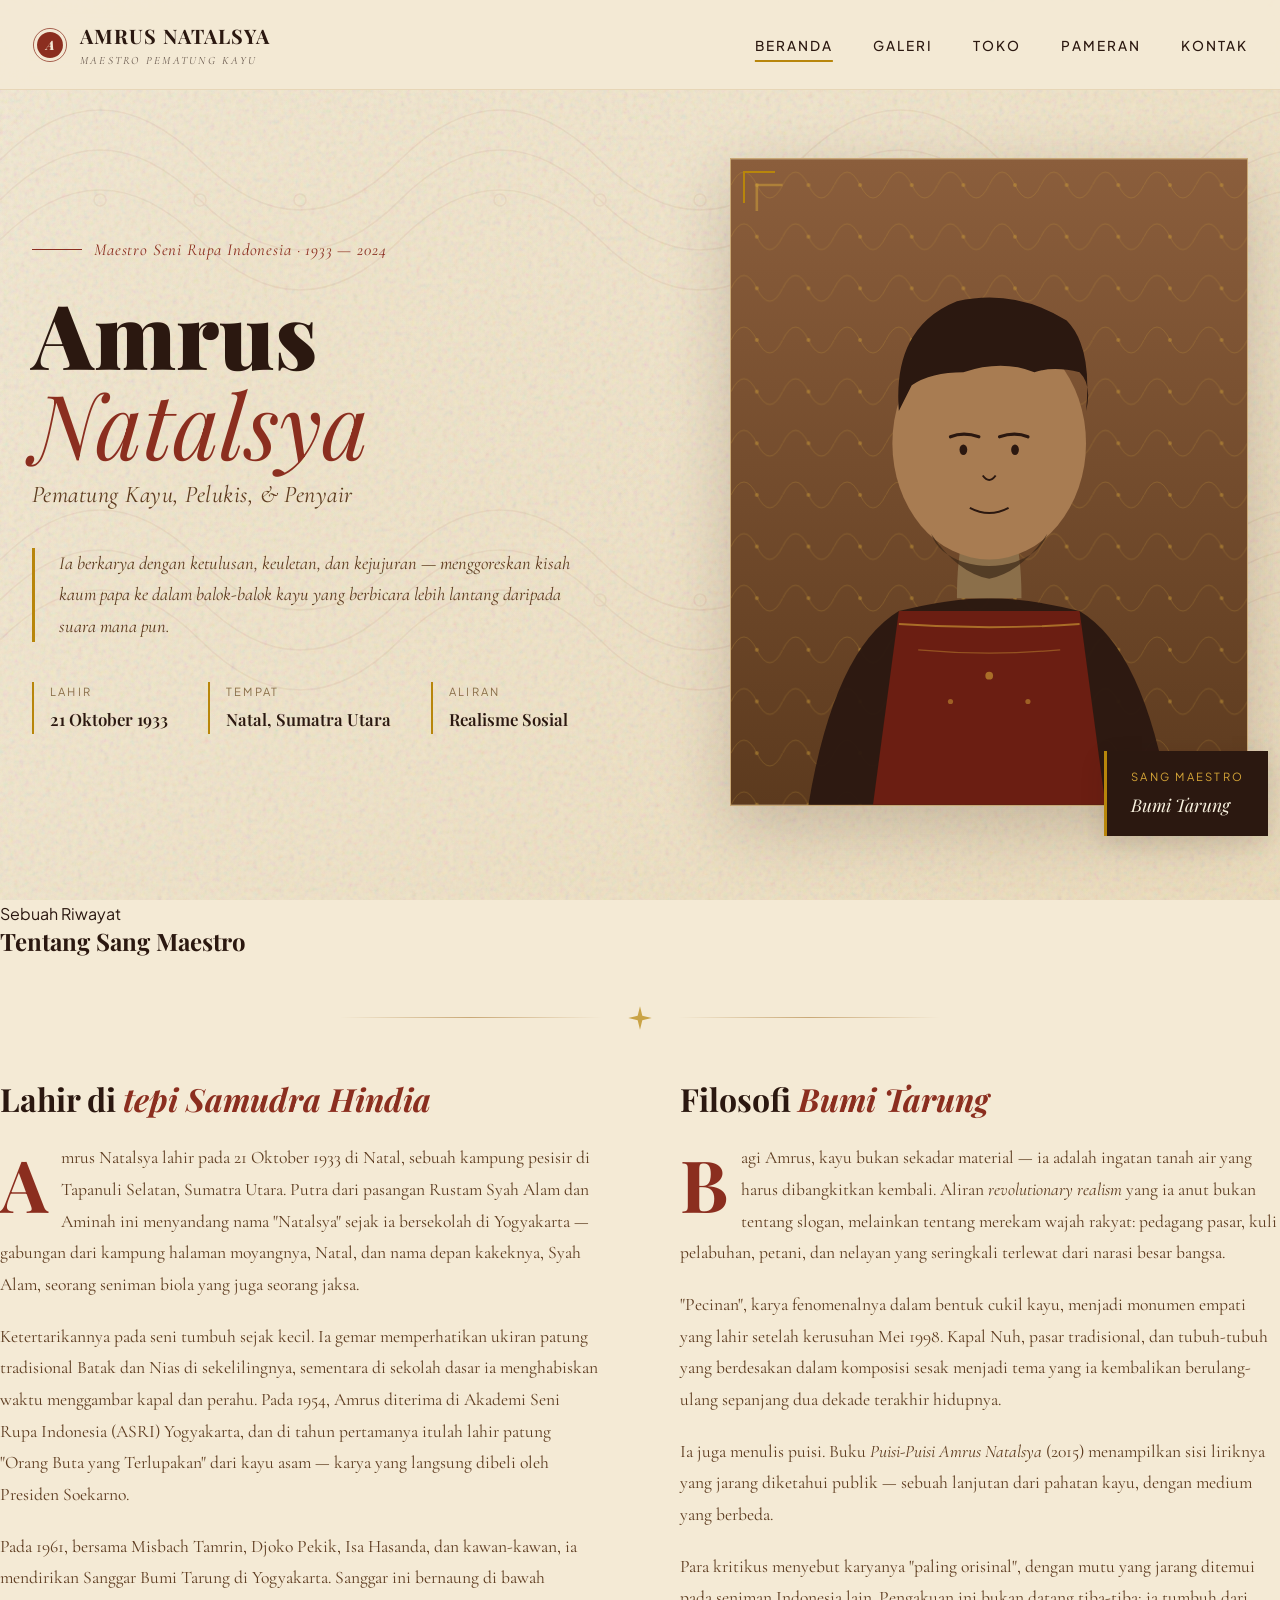
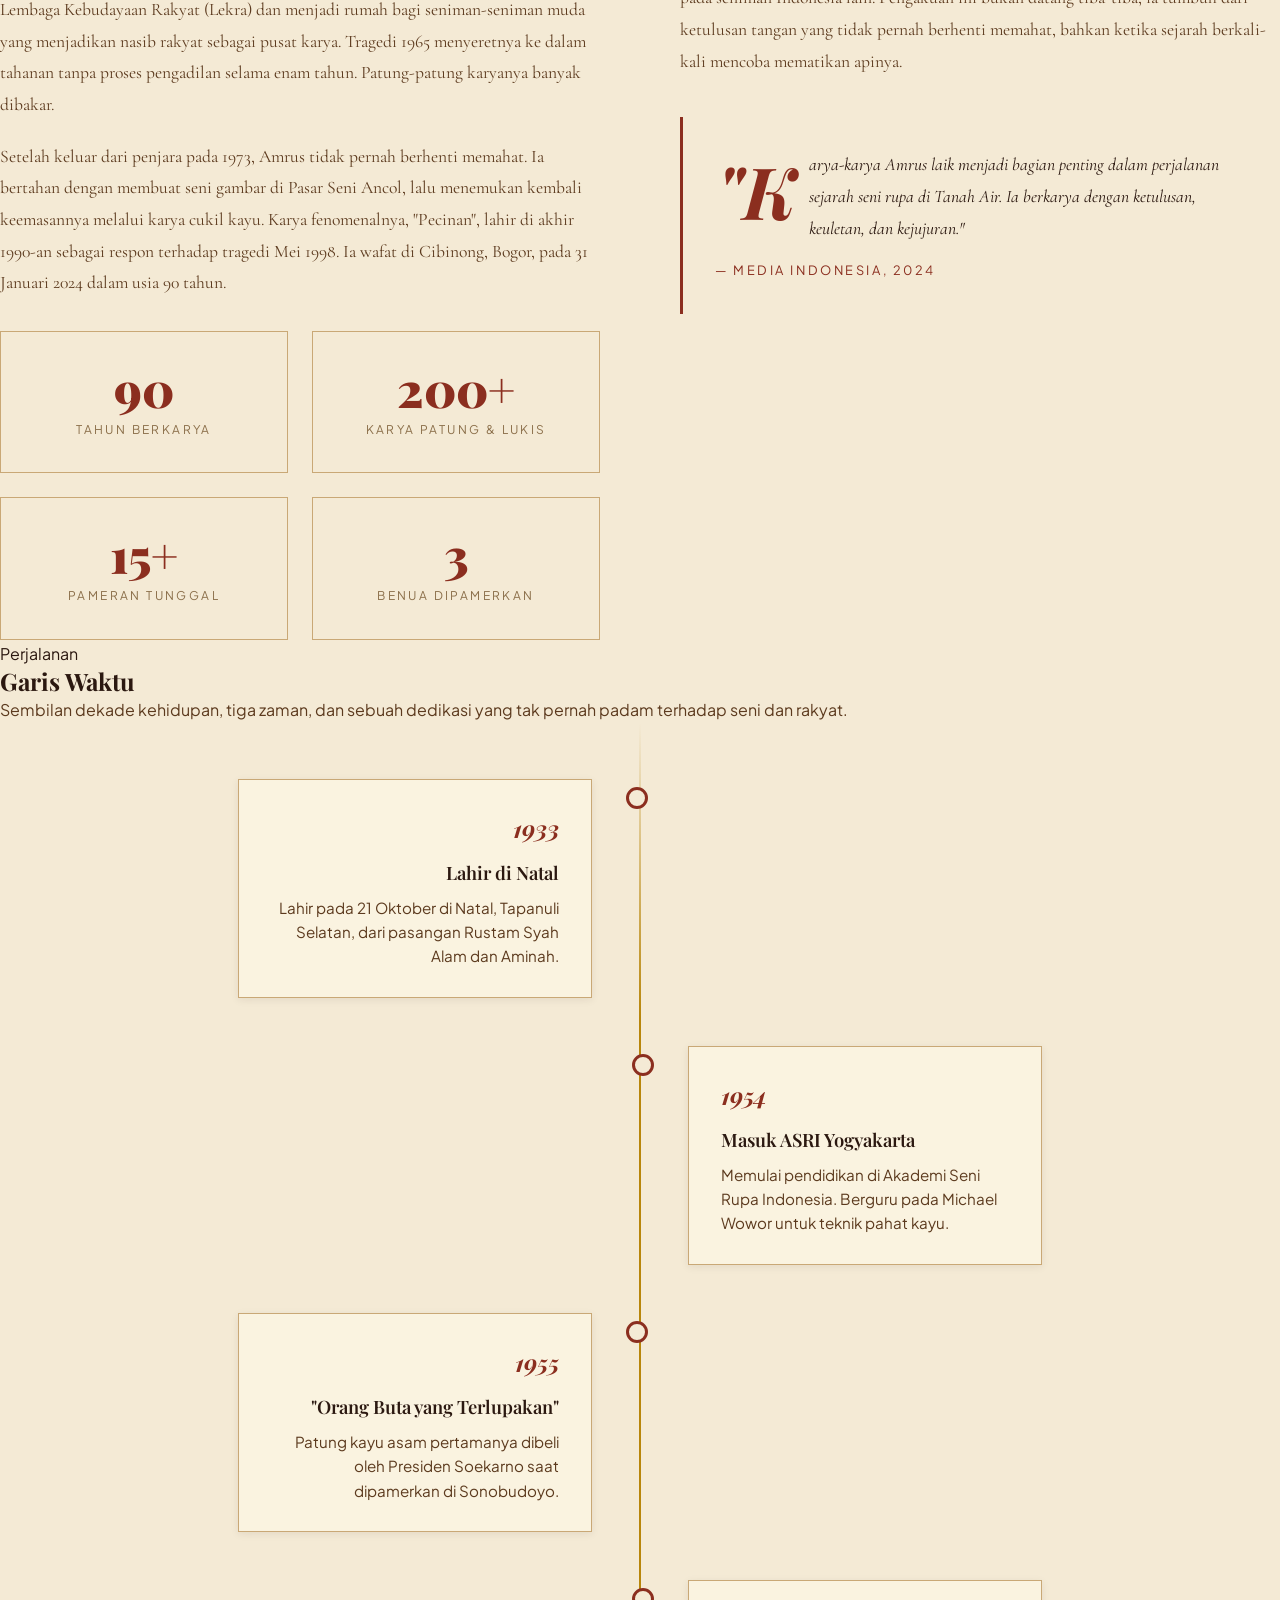
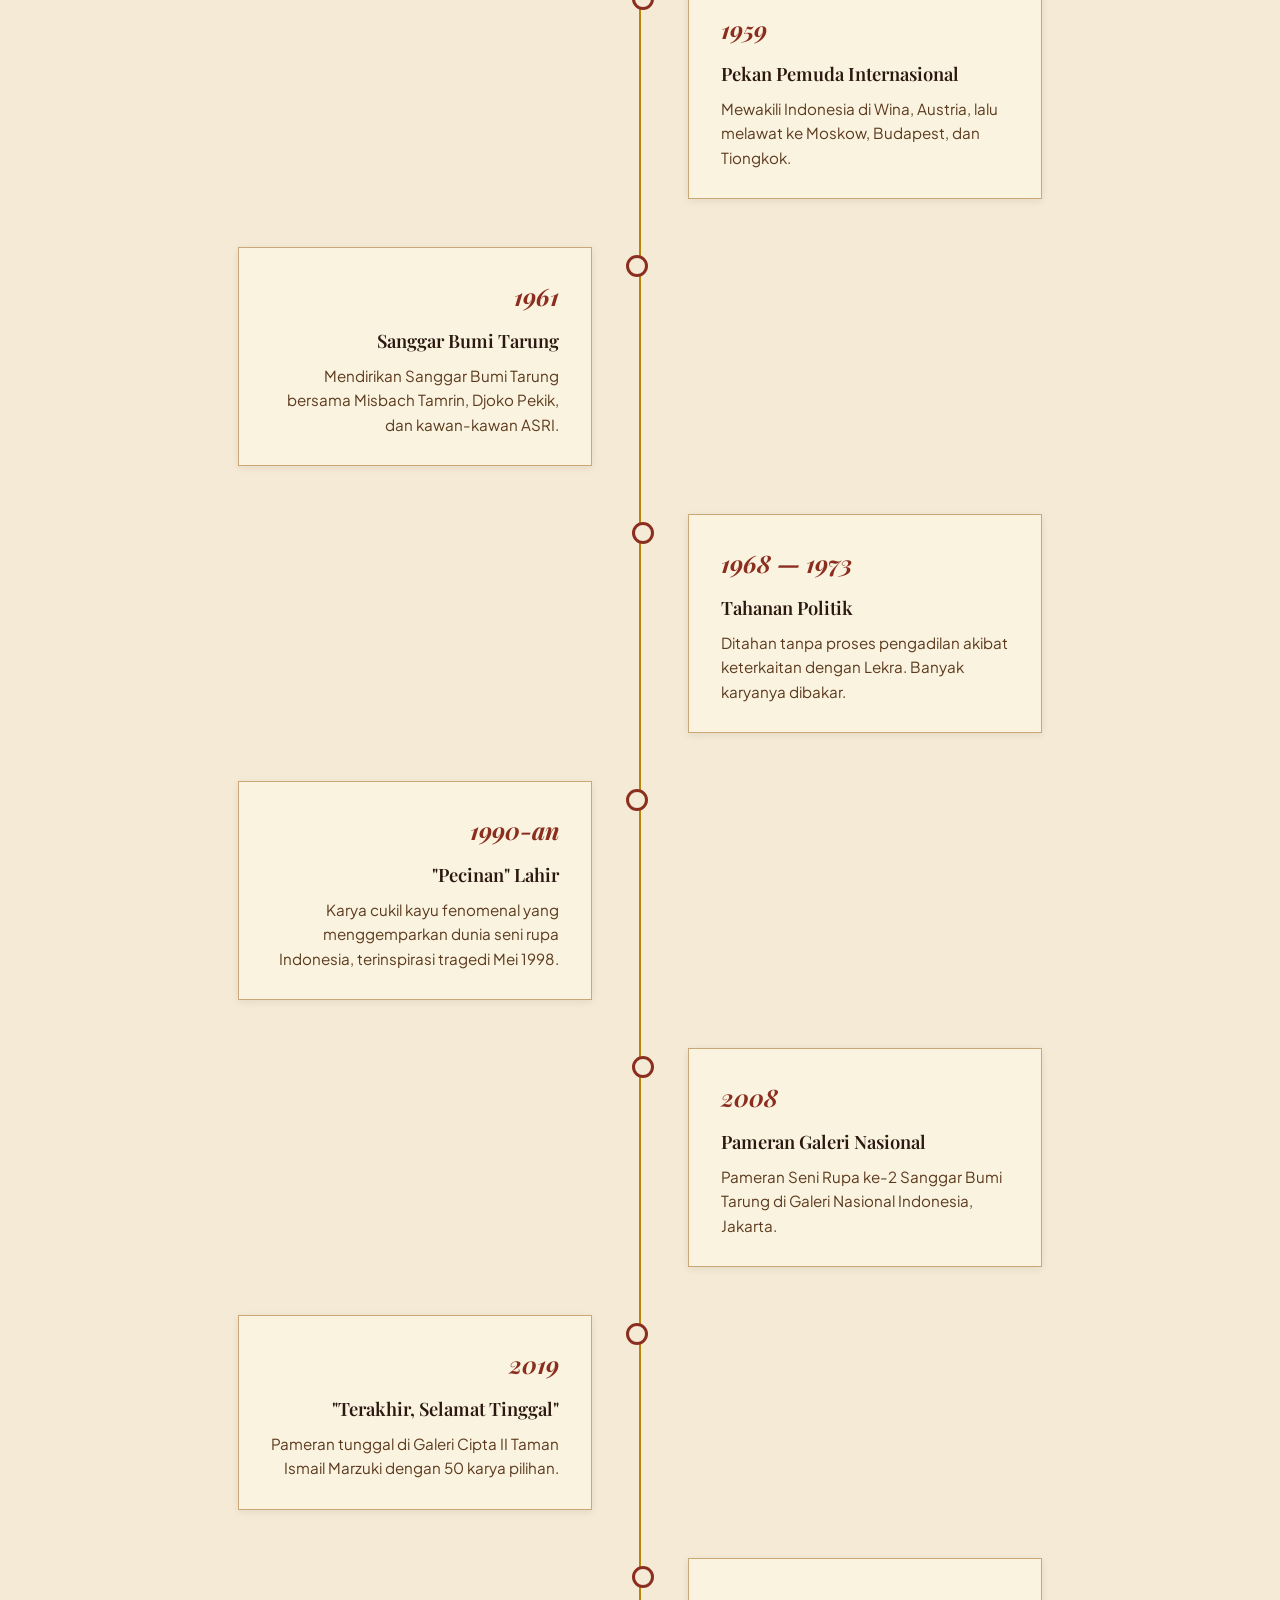
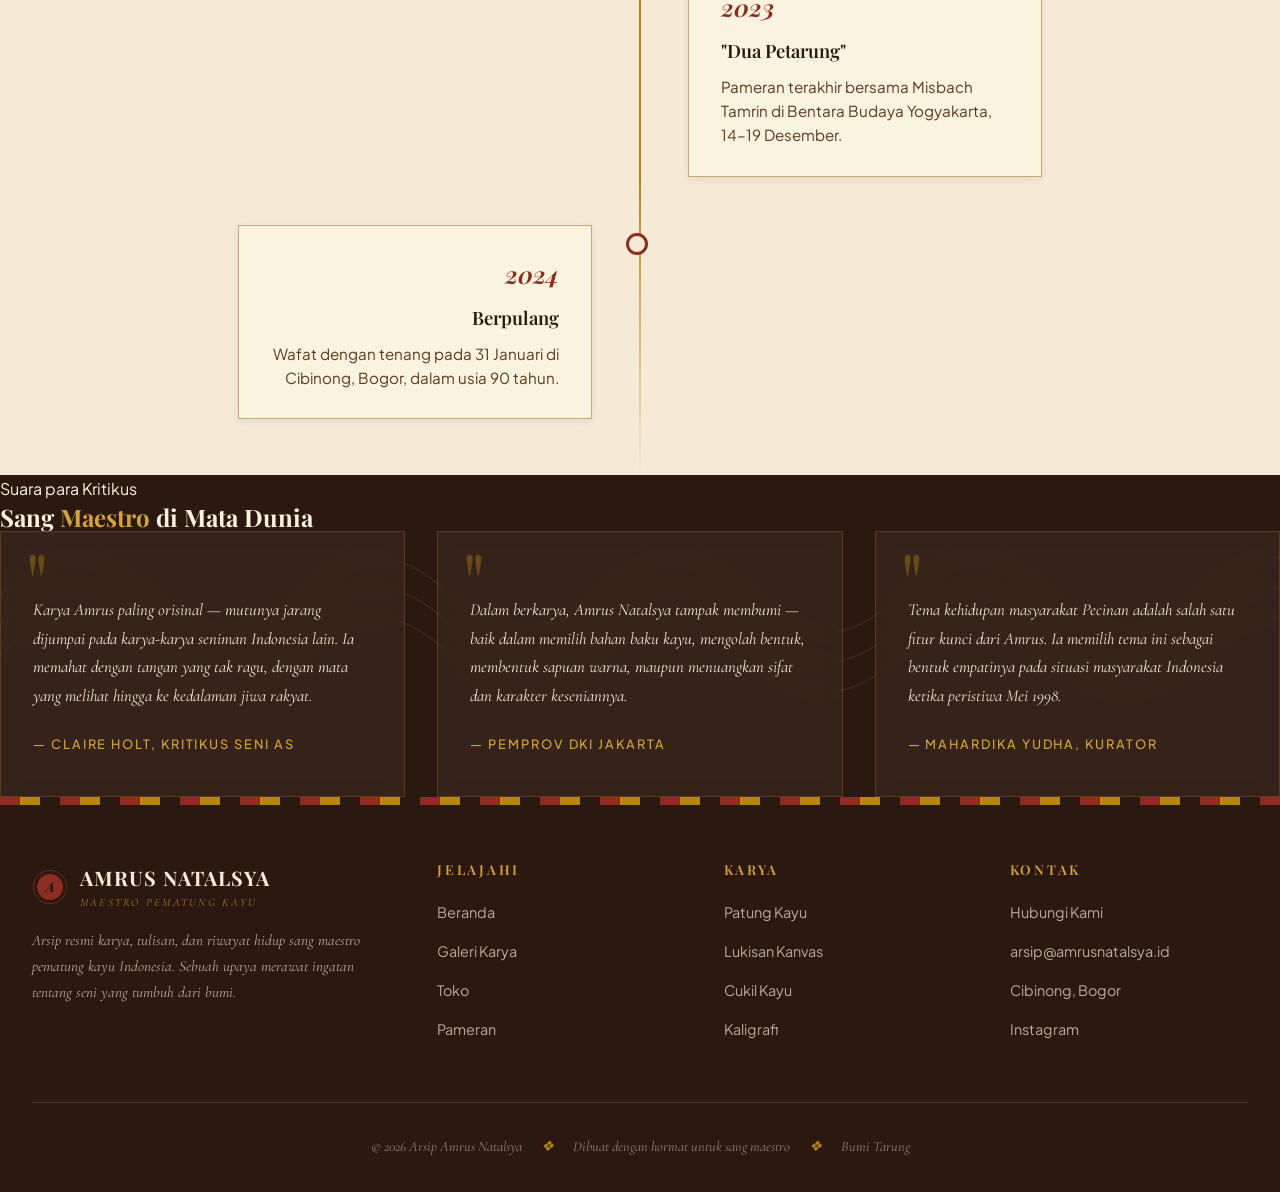
<file: index.html>
<!DOCTYPE html>
<html lang="id">
<head>
  <meta charset="UTF-8">
  <meta name="viewport" content="width=device-width, initial-scale=1.0">
  <title>Amrus Natalsya — Maestro Pematung & Pelukis Indonesia</title>
  <meta name="description" content="Biografi resmi Amrus Natalsya (1933–2024), maestro pematung kayu dan pelukis Indonesia, pendiri Sanggar Bumi Tarung.">
  <link rel="stylesheet" href="css/base.css">
  <link rel="stylesheet" href="css/navbar.css">
  <link rel="stylesheet" href="css/hero.css">
  <link rel="stylesheet" href="css/home.css">
  <link rel="stylesheet" href="css/press.css">
  <link rel="stylesheet" href="css/footer.css">
  <link rel="stylesheet" href="css/animations.css">
  <link rel="stylesheet" href="css/responsive.css">
  <link rel="icon" type="image/svg+xml" href="data:image/svg+xml,%3Csvg xmlns='http://www.w3.org/2000/svg' viewBox='0 0 100 100'%3E%3Ccircle cx='50' cy='50' r='40' fill='%238b2e1f'/%3E%3Ctext x='50' y='62' text-anchor='middle' fill='%23f4ead5' font-family='serif' font-size='40' font-weight='bold' font-style='italic'%3EA%3C/text%3E%3C/svg%3E">
</head>
<body>

  <!-- ============== NAVIGATION ============== -->
  <nav class="navbar" id="navbar">
    <div class="nav-container">
      <a href="index.html" class="logo">
        <svg class="logo-mark" viewBox="0 0 100 100">
          <circle cx="50" cy="50" r="46" fill="none" stroke="currentColor" stroke-width="2"/>
          <circle cx="50" cy="50" r="36" fill="currentColor"/>
          <text x="50" y="63" text-anchor="middle" fill="#f4ead5" font-family="Playfair Display, serif" font-size="36" font-weight="900" font-style="italic">A</text>
        </svg>
        <div class="logo-text">
          AMRUS NATALSYA
          <span class="subtitle">Maestro Pematung Kayu</span>
        </div>
      </a>

      <ul class="nav-menu" id="navMenu">
        <li><a href="index.html" class="nav-link active">Beranda</a></li>
        <li><a href="gallery.html" class="nav-link">Galeri</a></li>
        <li><a href="shop.html" class="nav-link">Toko</a></li>
        <li><a href="exhibitions.html" class="nav-link">Pameran</a></li>
        <li><a href="contact.html" class="nav-link">Kontak</a></li>
      </ul>

      <button class="nav-toggle" id="navToggle" aria-label="Menu">
        <span></span><span></span><span></span>
      </button>
    </div>
  </nav>

  <!-- ============== HERO ============== -->
  <section class="hero">
    <div class="hero-bg"></div>
    <div class="hero-container">
      <div class="hero-text">
        <div class="hero-eyebrow">Maestro Seni Rupa Indonesia &middot; 1933 — 2024</div>
        <h1 class="hero-title">
          Amrus<br>
          <span class="accent">Natalsya</span>
        </h1>
        <div class="hero-subtitle">Pematung Kayu, Pelukis, &amp; Penyair</div>
        <p class="hero-quote">
          Ia berkarya dengan ketulusan, keuletan, dan kejujuran &mdash; menggoreskan kisah kaum papa
          ke dalam balok-balok kayu yang berbicara lebih lantang daripada suara mana pun.
        </p>
        <div class="hero-meta">
          <div class="meta-item">
            <div class="label">Lahir</div>
            <div class="value">21 Oktober 1933</div>
          </div>
          <div class="meta-item">
            <div class="label">Tempat</div>
            <div class="value">Natal, Sumatra Utara</div>
          </div>
          <div class="meta-item">
            <div class="label">Aliran</div>
            <div class="value">Realisme Sosial</div>
          </div>
        </div>
      </div>

      <!-- Hero portrait illustration -->
      <div class="hero-visual">
        <div class="portrait-frame">
          <svg class="portrait-svg" viewBox="0 0 400 500" xmlns="http://www.w3.org/2000/svg">
            <defs>
              <linearGradient id="bgGrad" x1="0%" y1="0%" x2="0%" y2="100%">
                <stop offset="0%" stop-color="#8b5e3c"/>
                <stop offset="100%" stop-color="#5c3a1e"/>
              </linearGradient>
              <pattern id="batikPattern" x="0" y="0" width="40" height="40" patternUnits="userSpaceOnUse">
                <path d="M 0 20 Q 10 0, 20 20 T 40 20" fill="none" stroke="#d4a437" stroke-width="0.6" opacity="0.3"/>
                <circle cx="20" cy="20" r="1.5" fill="#d4a437" opacity="0.4"/>
              </pattern>
            </defs>
            <!-- Background -->
            <rect width="400" height="500" fill="url(#bgGrad)"/>
            <rect width="400" height="500" fill="url(#batikPattern)"/>

            <!-- Stylized portrait silhouette -->
            <g>
              <!-- Body / shoulders -->
              <path d="M 60 500 Q 80 380, 130 350 Q 170 340, 200 340 Q 230 340, 270 350 Q 320 380, 340 500 Z"
                    fill="#2b1810" opacity="0.95"/>

              <!-- Neck -->
              <path d="M 175 340 Q 175 310, 180 290 L 220 290 Q 225 310, 225 340 Z"
                    fill="#8b6f4a"/>

              <!-- Head -->
              <ellipse cx="200" cy="220" rx="75" ry="90" fill="#a87c52"/>

              <!-- Hair -->
              <path d="M 130 195 Q 125 130, 175 110 Q 220 100, 260 125 Q 280 145, 275 195 Q 280 175, 270 165 Q 250 160, 235 165 Q 210 155, 180 165 Q 155 165, 140 175 Z"
                    fill="#2b1810"/>

              <!-- Face features (subtle) -->
              <ellipse cx="180" cy="225" rx="3" ry="4" fill="#2b1810"/>
              <ellipse cx="220" cy="225" rx="3" ry="4" fill="#2b1810"/>
              <path d="M 195 245 Q 200 252, 205 245" fill="none" stroke="#2b1810" stroke-width="1.5"/>
              <path d="M 185 270 Q 200 278, 215 270" fill="none" stroke="#2b1810" stroke-width="1.5"/>

              <!-- Eyebrows -->
              <path d="M 170 215 Q 180 211, 192 215" fill="none" stroke="#2b1810" stroke-width="2.5" stroke-linecap="round"/>
              <path d="M 208 215 Q 220 211, 230 215" fill="none" stroke="#2b1810" stroke-width="2.5" stroke-linecap="round"/>

              <!-- Beard suggestion -->
              <path d="M 155 290 Q 175 320, 200 325 Q 225 320, 245 290 Q 240 305, 220 312 Q 200 318, 180 312 Q 160 305, 155 290 Z"
                    fill="#3d2817" opacity="0.7"/>

              <!-- Garment (batik suggestion) -->
              <path d="M 130 350 L 270 350 L 290 500 L 110 500 Z" fill="#6b1e12"/>
              <path d="M 130 360 Q 200 365, 270 360" fill="none" stroke="#d4a437" stroke-width="1.5" opacity="0.6"/>
              <path d="M 145 380 Q 200 385, 255 380" fill="none" stroke="#d4a437" stroke-width="1" opacity="0.4"/>
              <circle cx="200" cy="400" r="3" fill="#d4a437" opacity="0.6"/>
              <circle cx="170" cy="420" r="2" fill="#d4a437" opacity="0.5"/>
              <circle cx="230" cy="420" r="2" fill="#d4a437" opacity="0.5"/>
            </g>

            <!-- Decorative corner ornament -->
            <g transform="translate(20, 20)" opacity="0.5">
              <path d="M 0 20 L 0 0 L 20 0" stroke="#d4a437" stroke-width="2" fill="none"/>
            </g>
            <g transform="translate(380, 480)" opacity="0.5">
              <path d="M 0 -20 L 0 0 L -20 0" stroke="#d4a437" stroke-width="2" fill="none"/>
            </g>
          </svg>
        </div>
        <div class="portrait-tag">
          <span class="tag-line">Sang Maestro</span>
          Bumi Tarung
        </div>
      </div>
    </div>
  </section>

  <!-- ============== BIOGRAFI ============== -->
  <section class="bio-section" id="biografi">
    <div class="section-container">
      <div class="section-header">
        <span class="section-eyebrow">Sebuah Riwayat</span>
        <h2 class="section-title">Tentang <span class="accent">Sang Maestro</span></h2>
        <div class="batik-divider">
          <div class="line"></div>
          <svg class="ornament" viewBox="0 0 24 24"><path d="M12 2 L14 10 L22 12 L14 14 L12 22 L10 14 L2 12 L10 10 Z"/></svg>
          <div class="line"></div>
        </div>
      </div>

      <div class="bio-grid">
        <div class="bio-text">
          <h3>Lahir di <span class="accent">tepi Samudra Hindia</span></h3>
          <p>
            Amrus Natalsya lahir pada 21 Oktober 1933 di Natal, sebuah kampung pesisir di Tapanuli Selatan,
            Sumatra Utara. Putra dari pasangan Rustam Syah Alam dan Aminah ini menyandang nama "Natalsya"
            sejak ia bersekolah di Yogyakarta — gabungan dari kampung halaman moyangnya, Natal, dan nama
            depan kakeknya, Syah Alam, seorang seniman biola yang juga seorang jaksa.
          </p>
          <p>
            Ketertarikannya pada seni tumbuh sejak kecil. Ia gemar memperhatikan ukiran patung tradisional
            Batak dan Nias di sekelilingnya, sementara di sekolah dasar ia menghabiskan waktu menggambar
            kapal dan perahu. Pada 1954, Amrus diterima di Akademi Seni Rupa Indonesia (ASRI) Yogyakarta,
            dan di tahun pertamanya itulah lahir patung "Orang Buta yang Terlupakan" dari kayu asam —
            karya yang langsung dibeli oleh Presiden Soekarno.
          </p>
          <p>
            Pada 1961, bersama Misbach Tamrin, Djoko Pekik, Isa Hasanda, dan kawan-kawan, ia mendirikan
            Sanggar Bumi Tarung di Yogyakarta. Sanggar ini bernaung di bawah Lembaga Kebudayaan Rakyat (Lekra)
            dan menjadi rumah bagi seniman-seniman muda yang menjadikan nasib rakyat sebagai pusat karya.
            Tragedi 1965 menyeretnya ke dalam tahanan tanpa proses pengadilan selama enam tahun. Patung-patung
            karyanya banyak dibakar.
          </p>
          <p>
            Setelah keluar dari penjara pada 1973, Amrus tidak pernah berhenti memahat. Ia bertahan dengan
            membuat seni gambar di Pasar Seni Ancol, lalu menemukan kembali keemasannya melalui karya cukil
            kayu. Karya fenomenalnya, "Pecinan", lahir di akhir 1990-an sebagai respon terhadap tragedi Mei
            1998. Ia wafat di Cibinong, Bogor, pada 31 Januari 2024 dalam usia 90 tahun.
          </p>

          <div class="bio-stats">
            <div class="stat-card">
              <div class="stat-number">90</div>
              <div class="stat-label">Tahun Berkarya</div>
            </div>
            <div class="stat-card">
              <div class="stat-number">200+</div>
              <div class="stat-label">Karya Patung &amp; Lukis</div>
            </div>
            <div class="stat-card">
              <div class="stat-number">15+</div>
              <div class="stat-label">Pameran Tunggal</div>
            </div>
            <div class="stat-card">
              <div class="stat-number">3</div>
              <div class="stat-label">Benua Dipamerkan</div>
            </div>
          </div>
        </div>

        <div class="bio-text">
          <h3>Filosofi <span class="accent">Bumi Tarung</span></h3>
          <p>
            Bagi Amrus, kayu bukan sekadar material — ia adalah ingatan tanah air yang harus dibangkitkan
            kembali. Aliran <em>revolutionary realism</em> yang ia anut bukan tentang slogan, melainkan
            tentang merekam wajah rakyat: pedagang pasar, kuli pelabuhan, petani, dan nelayan yang seringkali
            terlewat dari narasi besar bangsa.
          </p>
          <p>
            "Pecinan", karya fenomenalnya dalam bentuk cukil kayu, menjadi monumen empati yang lahir setelah
            kerusuhan Mei 1998. Kapal Nuh, pasar tradisional, dan tubuh-tubuh yang berdesakan dalam komposisi
            sesak menjadi tema yang ia kembalikan berulang-ulang sepanjang dua dekade terakhir hidupnya.
          </p>
          <p>
            Ia juga menulis puisi. Buku <em>Puisi-Puisi Amrus Natalsya</em> (2015) menampilkan sisi liriknya
            yang jarang diketahui publik — sebuah lanjutan dari pahatan kayu, dengan medium yang berbeda.
          </p>
          <p>
            Para kritikus menyebut karyanya "paling orisinal", dengan mutu yang jarang ditemui pada seniman
            Indonesia lain. Pengakuan ini bukan datang tiba-tiba; ia tumbuh dari ketulusan tangan yang tidak
            pernah berhenti memahat, bahkan ketika sejarah berkali-kali mencoba mematikan apinya.
          </p>

          <div style="margin-top: 2.5rem; padding: 2rem; background: var(--bg-primary); border-left: 3px solid var(--accent-red);">
            <p style="font-style: italic; font-family: var(--font-serif); font-size: 1.1rem; color: var(--text-primary); margin: 0;">
              "Karya-karya Amrus laik menjadi bagian penting dalam perjalanan sejarah seni rupa di Tanah Air.
              Ia berkarya dengan ketulusan, keuletan, dan kejujuran."
            </p>
            <div style="margin-top: 1rem; font-family: var(--font-body); font-size: 0.8rem; letter-spacing: 0.2em; text-transform: uppercase; color: var(--accent-red);">
              — Media Indonesia, 2024
            </div>
          </div>
        </div>
      </div>
    </div>
  </section>

  <!-- ============== TIMELINE ============== -->
  <section class="timeline-section">
    <div class="section-container">
      <div class="section-header">
        <span class="section-eyebrow">Perjalanan</span>
        <h2 class="section-title">Garis <span class="accent">Waktu</span></h2>
        <p class="section-description">
          Sembilan dekade kehidupan, tiga zaman, dan sebuah dedikasi yang tak pernah padam
          terhadap seni dan rakyat.
        </p>
      </div>

      <div class="timeline">
        <div class="timeline-item reveal">
          <div class="timeline-content">
            <div class="timeline-year">1933</div>
            <div class="timeline-title">Lahir di Natal</div>
            <p class="timeline-text">Lahir pada 21 Oktober di Natal, Tapanuli Selatan, dari pasangan Rustam Syah Alam dan Aminah.</p>
          </div>
        </div>

        <div class="timeline-item reveal">
          <div class="timeline-content">
            <div class="timeline-year">1954</div>
            <div class="timeline-title">Masuk ASRI Yogyakarta</div>
            <p class="timeline-text">Memulai pendidikan di Akademi Seni Rupa Indonesia. Berguru pada Michael Wowor untuk teknik pahat kayu.</p>
          </div>
        </div>

        <div class="timeline-item reveal">
          <div class="timeline-content">
            <div class="timeline-year">1955</div>
            <div class="timeline-title">"Orang Buta yang Terlupakan"</div>
            <p class="timeline-text">Patung kayu asam pertamanya dibeli oleh Presiden Soekarno saat dipamerkan di Sonobudoyo.</p>
          </div>
        </div>

        <div class="timeline-item reveal">
          <div class="timeline-content">
            <div class="timeline-year">1959</div>
            <div class="timeline-title">Pekan Pemuda Internasional</div>
            <p class="timeline-text">Mewakili Indonesia di Wina, Austria, lalu melawat ke Moskow, Budapest, dan Tiongkok.</p>
          </div>
        </div>

        <div class="timeline-item reveal">
          <div class="timeline-content">
            <div class="timeline-year">1961</div>
            <div class="timeline-title">Sanggar Bumi Tarung</div>
            <p class="timeline-text">Mendirikan Sanggar Bumi Tarung bersama Misbach Tamrin, Djoko Pekik, dan kawan-kawan ASRI.</p>
          </div>
        </div>

        <div class="timeline-item reveal">
          <div class="timeline-content">
            <div class="timeline-year">1968 — 1973</div>
            <div class="timeline-title">Tahanan Politik</div>
            <p class="timeline-text">Ditahan tanpa proses pengadilan akibat keterkaitan dengan Lekra. Banyak karyanya dibakar.</p>
          </div>
        </div>

        <div class="timeline-item reveal">
          <div class="timeline-content">
            <div class="timeline-year">1990-an</div>
            <div class="timeline-title">"Pecinan" Lahir</div>
            <p class="timeline-text">Karya cukil kayu fenomenal yang menggemparkan dunia seni rupa Indonesia, terinspirasi tragedi Mei 1998.</p>
          </div>
        </div>

        <div class="timeline-item reveal">
          <div class="timeline-content">
            <div class="timeline-year">2008</div>
            <div class="timeline-title">Pameran Galeri Nasional</div>
            <p class="timeline-text">Pameran Seni Rupa ke-2 Sanggar Bumi Tarung di Galeri Nasional Indonesia, Jakarta.</p>
          </div>
        </div>

        <div class="timeline-item reveal">
          <div class="timeline-content">
            <div class="timeline-year">2019</div>
            <div class="timeline-title">"Terakhir, Selamat Tinggal"</div>
            <p class="timeline-text">Pameran tunggal di Galeri Cipta II Taman Ismail Marzuki dengan 50 karya pilihan.</p>
          </div>
        </div>

        <div class="timeline-item reveal">
          <div class="timeline-content">
            <div class="timeline-year">2023</div>
            <div class="timeline-title">"Dua Petarung"</div>
            <p class="timeline-text">Pameran terakhir bersama Misbach Tamrin di Bentara Budaya Yogyakarta, 14–19 Desember.</p>
          </div>
        </div>

        <div class="timeline-item reveal">
          <div class="timeline-content">
            <div class="timeline-year">2024</div>
            <div class="timeline-title">Berpulang</div>
            <p class="timeline-text">Wafat dengan tenang pada 31 Januari di Cibinong, Bogor, dalam usia 90 tahun.</p>
          </div>
        </div>
      </div>
    </div>
  </section>

  <!-- ============== KUTIPAN / PRESS ============== -->
  <section class="press-section">
    <div class="section-container">
      <div class="section-header">
        <span class="section-eyebrow">Suara para Kritikus</span>
        <h2 class="section-title">Sang <span class="accent">Maestro</span> di Mata Dunia</h2>
      </div>

      <div class="quote-grid">
        <div class="quote-card">
          <p class="quote-text">
            Karya Amrus paling orisinal — mutunya jarang dijumpai pada karya-karya seniman Indonesia lain.
            Ia memahat dengan tangan yang tak ragu, dengan mata yang melihat hingga ke kedalaman jiwa rakyat.
          </p>
          <div class="quote-source">— Claire Holt, Kritikus Seni AS</div>
        </div>

        <div class="quote-card">
          <p class="quote-text">
            Dalam berkarya, Amrus Natalsya tampak membumi — baik dalam memilih bahan baku kayu, mengolah
            bentuk, membentuk sapuan warna, maupun menuangkan sifat dan karakter keseniannya.
          </p>
          <div class="quote-source">— Pemprov DKI Jakarta</div>
        </div>

        <div class="quote-card">
          <p class="quote-text">
            Tema kehidupan masyarakat Pecinan adalah salah satu fitur kunci dari Amrus. Ia memilih tema
            ini sebagai bentuk empatinya pada situasi masyarakat Indonesia ketika peristiwa Mei 1998.
          </p>
          <div class="quote-source">— Mahardika Yudha, Kurator</div>
        </div>
      </div>
    </div>
  </section>

  <!-- ============== FOOTER ============== -->
  <footer>
    <div class="footer-pattern"></div>
    <div class="footer-container">
      <div class="footer-brand">
        <a href="index.html" class="logo">
          <svg class="logo-mark" viewBox="0 0 100 100" style="fill: var(--accent-gold-light);">
            <circle cx="50" cy="50" r="46" fill="none" stroke="currentColor" stroke-width="2"/>
            <circle cx="50" cy="50" r="36" fill="currentColor"/>
            <text x="50" y="63" text-anchor="middle" fill="#2b1810" font-family="Playfair Display, serif" font-size="36" font-weight="900" font-style="italic">A</text>
          </svg>
          <div class="logo-text" style="color: var(--bg-primary);">
            AMRUS NATALSYA
            <span class="subtitle" style="color: var(--accent-gold-light);">Maestro Pematung Kayu</span>
          </div>
        </a>
        <p>
          Arsip resmi karya, tulisan, dan riwayat hidup sang maestro pematung kayu Indonesia.
          Sebuah upaya merawat ingatan tentang seni yang tumbuh dari bumi.
        </p>
      </div>

      <div class="footer-col">
        <h4>Jelajahi</h4>
        <ul>
          <li><a href="index.html">Beranda</a></li>
          <li><a href="gallery.html">Galeri Karya</a></li>
          <li><a href="shop.html">Toko</a></li>
          <li><a href="exhibitions.html">Pameran</a></li>
        </ul>
      </div>

      <div class="footer-col">
        <h4>Karya</h4>
        <ul>
          <li><a href="gallery.html">Patung Kayu</a></li>
          <li><a href="gallery.html">Lukisan Kanvas</a></li>
          <li><a href="gallery.html">Cukil Kayu</a></li>
          <li><a href="gallery.html">Kaligrafi</a></li>
        </ul>
      </div>

      <div class="footer-col">
        <h4>Kontak</h4>
        <ul>
          <li><a href="contact.html">Hubungi Kami</a></li>
          <li><a href="mailto:arsip@amrusnatalsya.id">arsip@amrusnatalsya.id</a></li>
          <li><a href="#">Cibinong, Bogor</a></li>
          <li><a href="#">Instagram</a></li>
        </ul>
      </div>
    </div>

    <div class="footer-bottom">
      &copy; 2026 Arsip Amrus Natalsya
      <span class="ornament">&#10070;</span>
      Dibuat dengan hormat untuk sang maestro
      <span class="ornament">&#10070;</span>
      Bumi Tarung
    </div>
  </footer>

  <script src="js/navbar.js"></script>
  <script src="js/reveal.js"></script>
</body>
</html>
</file>
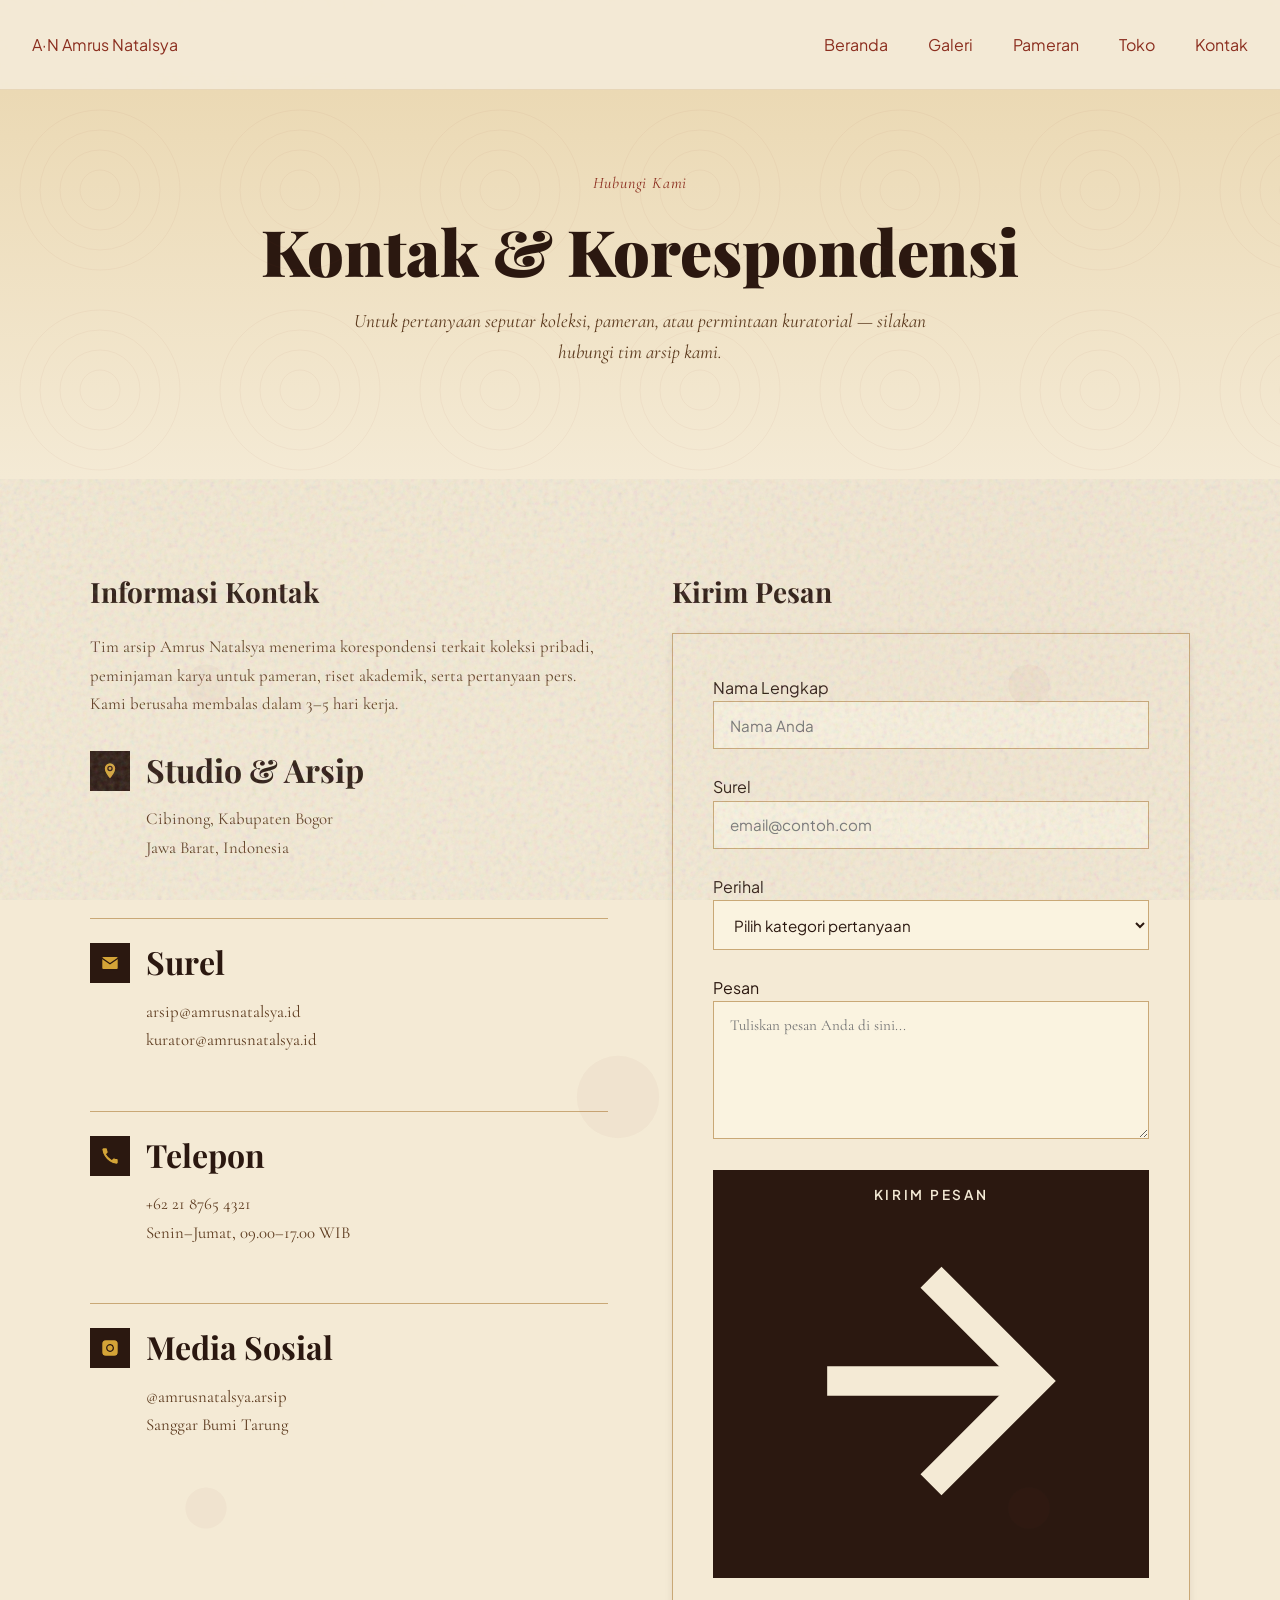
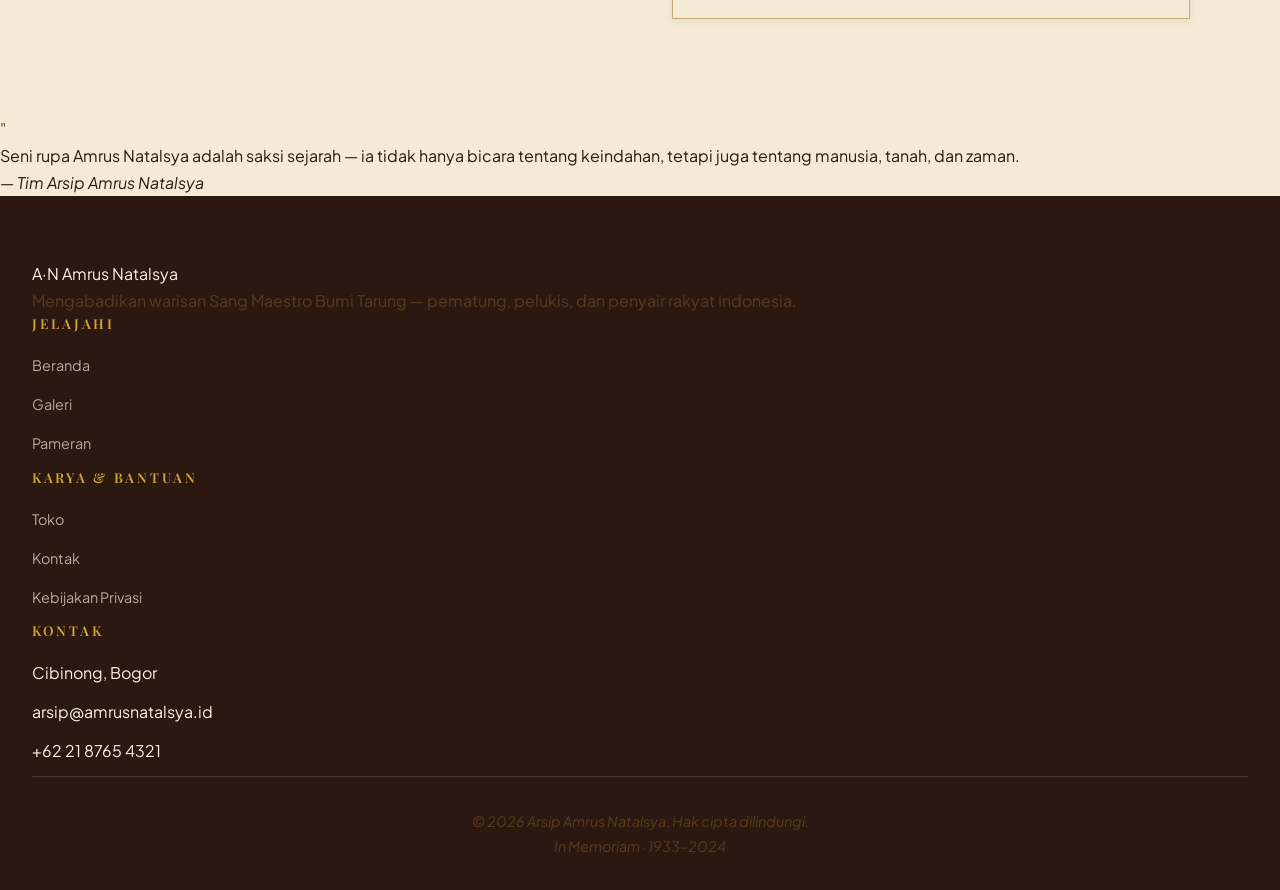
<file: contact.html>
<!DOCTYPE html>
<html lang="id">
<head>
    <meta charset="UTF-8">
    <meta name="viewport" content="width=device-width, initial-scale=1.0">
    <title>Kontak — Amrus Natalsya</title>
    <link rel="icon" href="data:image/svg+xml,<svg xmlns=%22http://www.w3.org/2000/svg%22 viewBox=%220 0 100 100%22><text y=%22.9em%22 font-size=%2290%22>𓇼</text></svg>">
    <link rel="preconnect" href="https://fonts.googleapis.com">
    <link rel="preconnect" href="https://fonts.gstatic.com" crossorigin>
    <link href="https://fonts.googleapis.com/css2?family=Cormorant+Garamond:ital,wght@0,400;0,500;0,600;1,400;1,500&family=Playfair+Display:ital,wght@0,400;0,500;0,600;0,700;0,800;0,900;1,400;1,500;1,600&family=Plus+Jakarta+Sans:wght@300;400;500;600;700&display=swap" rel="stylesheet">
    <link rel="stylesheet" href="css/base.css">
  <link rel="stylesheet" href="css/navbar.css">
  <link rel="stylesheet" href="css/page-header.css">
  <link rel="stylesheet" href="css/contact.css">
  <link rel="stylesheet" href="css/press.css">
  <link rel="stylesheet" href="css/footer.css">
  <link rel="stylesheet" href="css/animations.css">
  <link rel="stylesheet" href="css/responsive.css">
</head>
<body>
    <nav class="navbar" id="navbar">
        <div class="nav-container">
            <a href="index.html" class="nav-brand">
                <span class="brand-mark">A·N</span>
                <span class="brand-name">Amrus Natalsya</span>
            </a>
            <ul class="nav-menu" id="navMenu">
                <li><a href="index.html">Beranda</a></li>
                <li><a href="gallery.html">Galeri</a></li>
                <li><a href="exhibitions.html">Pameran</a></li>
                <li><a href="shop.html">Toko</a></li>
                <li><a href="contact.html" class="active">Kontak</a></li>
            </ul>
            <button class="nav-toggle" id="navToggle" aria-label="Menu">
                <span></span><span></span><span></span>
            </button>
        </div>
    </nav>

    <header class="page-header">
        <div class="page-header-inner">
            <p class="page-eyebrow">Hubungi Kami</p>
            <h1 class="page-title">Kontak & Korespondensi</h1>
            <p class="page-subtitle">Untuk pertanyaan seputar koleksi, pameran, atau permintaan kuratorial — silakan hubungi tim arsip kami.</p>
        </div>
    </header>

    <section class="section-light">
        <div class="container">
            <div class="contact-grid">
                <div class="contact-info">
                    <h2 class="section-title-small">Informasi Kontak</h2>
                    <p class="contact-intro">Tim arsip Amrus Natalsya menerima korespondensi terkait koleksi pribadi, peminjaman karya untuk pameran, riset akademik, serta pertanyaan pers. Kami berusaha membalas dalam 3–5 hari kerja.</p>

                    <div class="contact-detail">
                        <div class="contact-icon">
                            <svg viewBox="0 0 24 24" fill="none" stroke="currentColor" stroke-width="1.5">
                                <path d="M12 2C8.13 2 5 5.13 5 9c0 5.25 7 13 7 13s7-7.75 7-13c0-3.87-3.13-7-7-7z"/>
                                <circle cx="12" cy="9" r="2.5"/>
                            </svg>
                        </div>
                        <div>
                            <h3>Studio & Arsip</h3>
                            <p>Cibinong, Kabupaten Bogor<br>Jawa Barat, Indonesia</p>
                        </div>
                    </div>

                    <div class="contact-detail">
                        <div class="contact-icon">
                            <svg viewBox="0 0 24 24" fill="none" stroke="currentColor" stroke-width="1.5">
                                <path d="M4 4h16c1.1 0 2 .9 2 2v12c0 1.1-.9 2-2 2H4c-1.1 0-2-.9-2-2V6c0-1.1.9-2 2-2z"/>
                                <path d="M22 6l-10 7L2 6"/>
                            </svg>
                        </div>
                        <div>
                            <h3>Surel</h3>
                            <p>arsip@amrusnatalsya.id<br>kurator@amrusnatalsya.id</p>
                        </div>
                    </div>

                    <div class="contact-detail">
                        <div class="contact-icon">
                            <svg viewBox="0 0 24 24" fill="none" stroke="currentColor" stroke-width="1.5">
                                <path d="M22 16.92v3a2 2 0 0 1-2.18 2 19.79 19.79 0 0 1-8.63-3.07 19.5 19.5 0 0 1-6-6 19.79 19.79 0 0 1-3.07-8.67A2 2 0 0 1 4.11 2h3a2 2 0 0 1 2 1.72c.13.96.37 1.9.72 2.81a2 2 0 0 1-.45 2.11L8.09 9.91a16 16 0 0 0 6 6l1.27-1.27a2 2 0 0 1 2.11-.45c.91.35 1.85.59 2.81.72A2 2 0 0 1 22 16.92z"/>
                            </svg>
                        </div>
                        <div>
                            <h3>Telepon</h3>
                            <p>+62 21 8765 4321<br>Senin–Jumat, 09.00–17.00 WIB</p>
                        </div>
                    </div>

                    <div class="contact-detail">
                        <div class="contact-icon">
                            <svg viewBox="0 0 24 24" fill="none" stroke="currentColor" stroke-width="1.5">
                                <rect x="2" y="2" width="20" height="20" rx="5"/>
                                <path d="M16 11.37A4 4 0 1 1 12.63 8 4 4 0 0 1 16 11.37z"/>
                                <line x1="17.5" y1="6.5" x2="17.51" y2="6.5"/>
                            </svg>
                        </div>
                        <div>
                            <h3>Media Sosial</h3>
                            <p>@amrusnatalsya.arsip<br>Sanggar Bumi Tarung</p>
                        </div>
                    </div>
                </div>

                <div class="contact-form-wrapper">
                    <h2 class="section-title-small">Kirim Pesan</h2>
                    <form class="contact-form" id="contactForm">
                        <div class="form-group">
                            <label for="name">Nama Lengkap</label>
                            <input type="text" id="name" class="form-input" placeholder="Nama Anda" required>
                        </div>

                        <div class="form-group">
                            <label for="email">Surel</label>
                            <input type="email" id="email" class="form-input" placeholder="email@contoh.com" required>
                        </div>

                        <div class="form-group">
                            <label for="subject">Perihal</label>
                            <select id="subject" class="form-input" required>
                                <option value="">Pilih kategori pertanyaan</option>
                                <option value="koleksi">Pertanyaan Koleksi</option>
                                <option value="pameran">Permintaan Pinjam Karya</option>
                                <option value="riset">Riset Akademik</option>
                                <option value="pers">Wawancara / Pers</option>
                                <option value="pembelian">Pembelian Karya</option>
                                <option value="lainnya">Lainnya</option>
                            </select>
                        </div>

                        <div class="form-group">
                            <label for="message">Pesan</label>
                            <textarea id="message" class="form-textarea" rows="6" placeholder="Tuliskan pesan Anda di sini..." required></textarea>
                        </div>

                        <button type="submit" class="form-submit">
                            <span>Kirim Pesan</span>
                            <svg viewBox="0 0 24 24" fill="none" stroke="currentColor" stroke-width="2">
                                <line x1="5" y1="12" x2="19" y2="12"/>
                                <polyline points="12 5 19 12 12 19"/>
                            </svg>
                        </button>
                    </form>
                </div>
            </div>
        </div>
    </section>

    <section class="quote-section">
        <div class="container">
            <div class="quote-block">
                <p class="quote-mark">"</p>
                <blockquote>
                    Seni rupa Amrus Natalsya adalah saksi sejarah — ia tidak hanya bicara tentang keindahan, tetapi juga tentang manusia, tanah, dan zaman.
                </blockquote>
                <cite>— Tim Arsip Amrus Natalsya</cite>
            </div>
        </div>
    </section>

    <footer class="footer">
        <div class="footer-batik"></div>
        <div class="container">
            <div class="footer-grid">
                <div class="footer-col footer-brand-col">
                    <div class="footer-brand">
                        <span class="brand-mark">A·N</span>
                        <span class="brand-name">Amrus Natalsya</span>
                    </div>
                    <p class="footer-desc">Mengabadikan warisan Sang Maestro Bumi Tarung — pematung, pelukis, dan penyair rakyat Indonesia.</p>
                </div>
                <div class="footer-col">
                    <h4>Jelajahi</h4>
                    <ul>
                        <li><a href="index.html">Beranda</a></li>
                        <li><a href="gallery.html">Galeri</a></li>
                        <li><a href="exhibitions.html">Pameran</a></li>
                    </ul>
                </div>
                <div class="footer-col">
                    <h4>Karya & Bantuan</h4>
                    <ul>
                        <li><a href="shop.html">Toko</a></li>
                        <li><a href="contact.html">Kontak</a></li>
                        <li><a href="#">Kebijakan Privasi</a></li>
                    </ul>
                </div>
                <div class="footer-col">
                    <h4>Kontak</h4>
                    <ul>
                        <li>Cibinong, Bogor</li>
                        <li>arsip@amrusnatalsya.id</li>
                        <li>+62 21 8765 4321</li>
                    </ul>
                </div>
            </div>
            <div class="footer-bottom">
                <p>© 2026 Arsip Amrus Natalsya. Hak cipta dilindungi.</p>
                <p class="footer-tribute">In Memoriam · 1933–2024</p>
            </div>
        </div>
    </footer>

    <script src="js/navbar.js"></script>
  <script src="js/contact.js"></script>
</body>
</html>
</file>
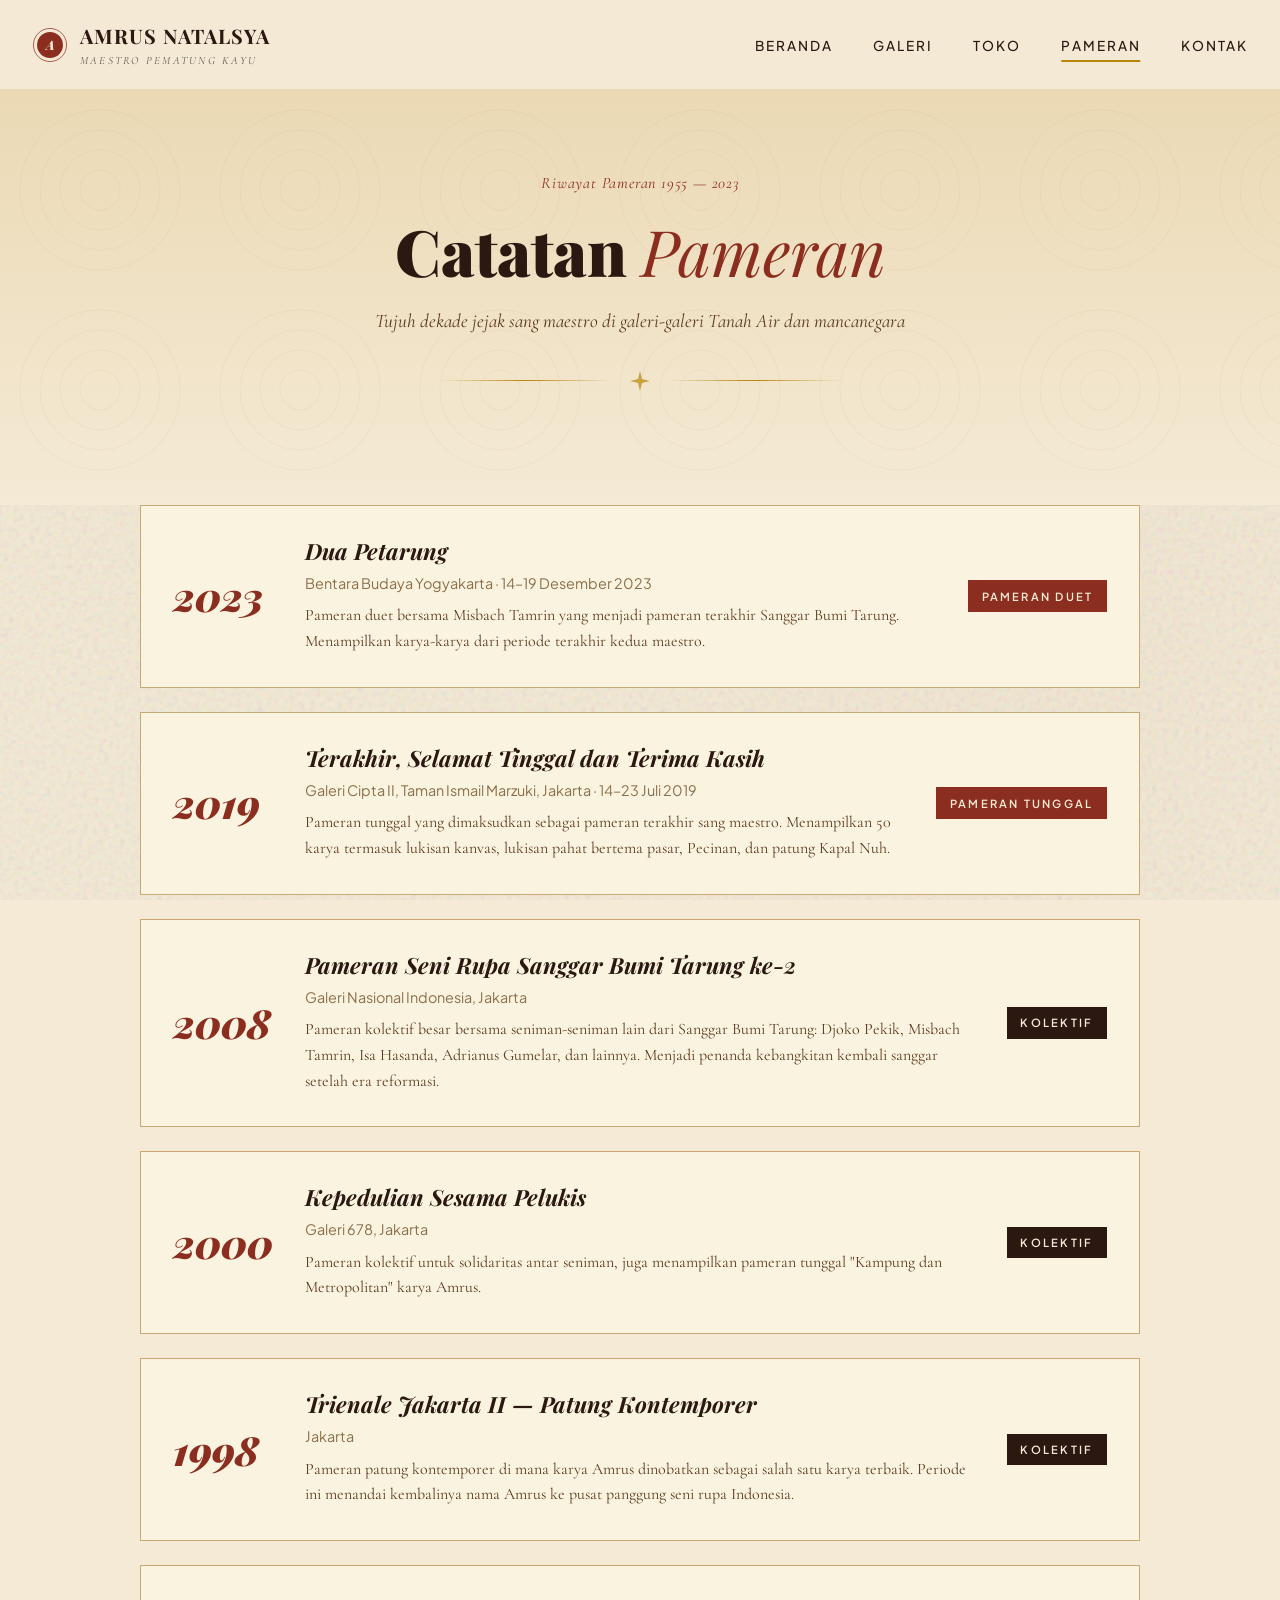
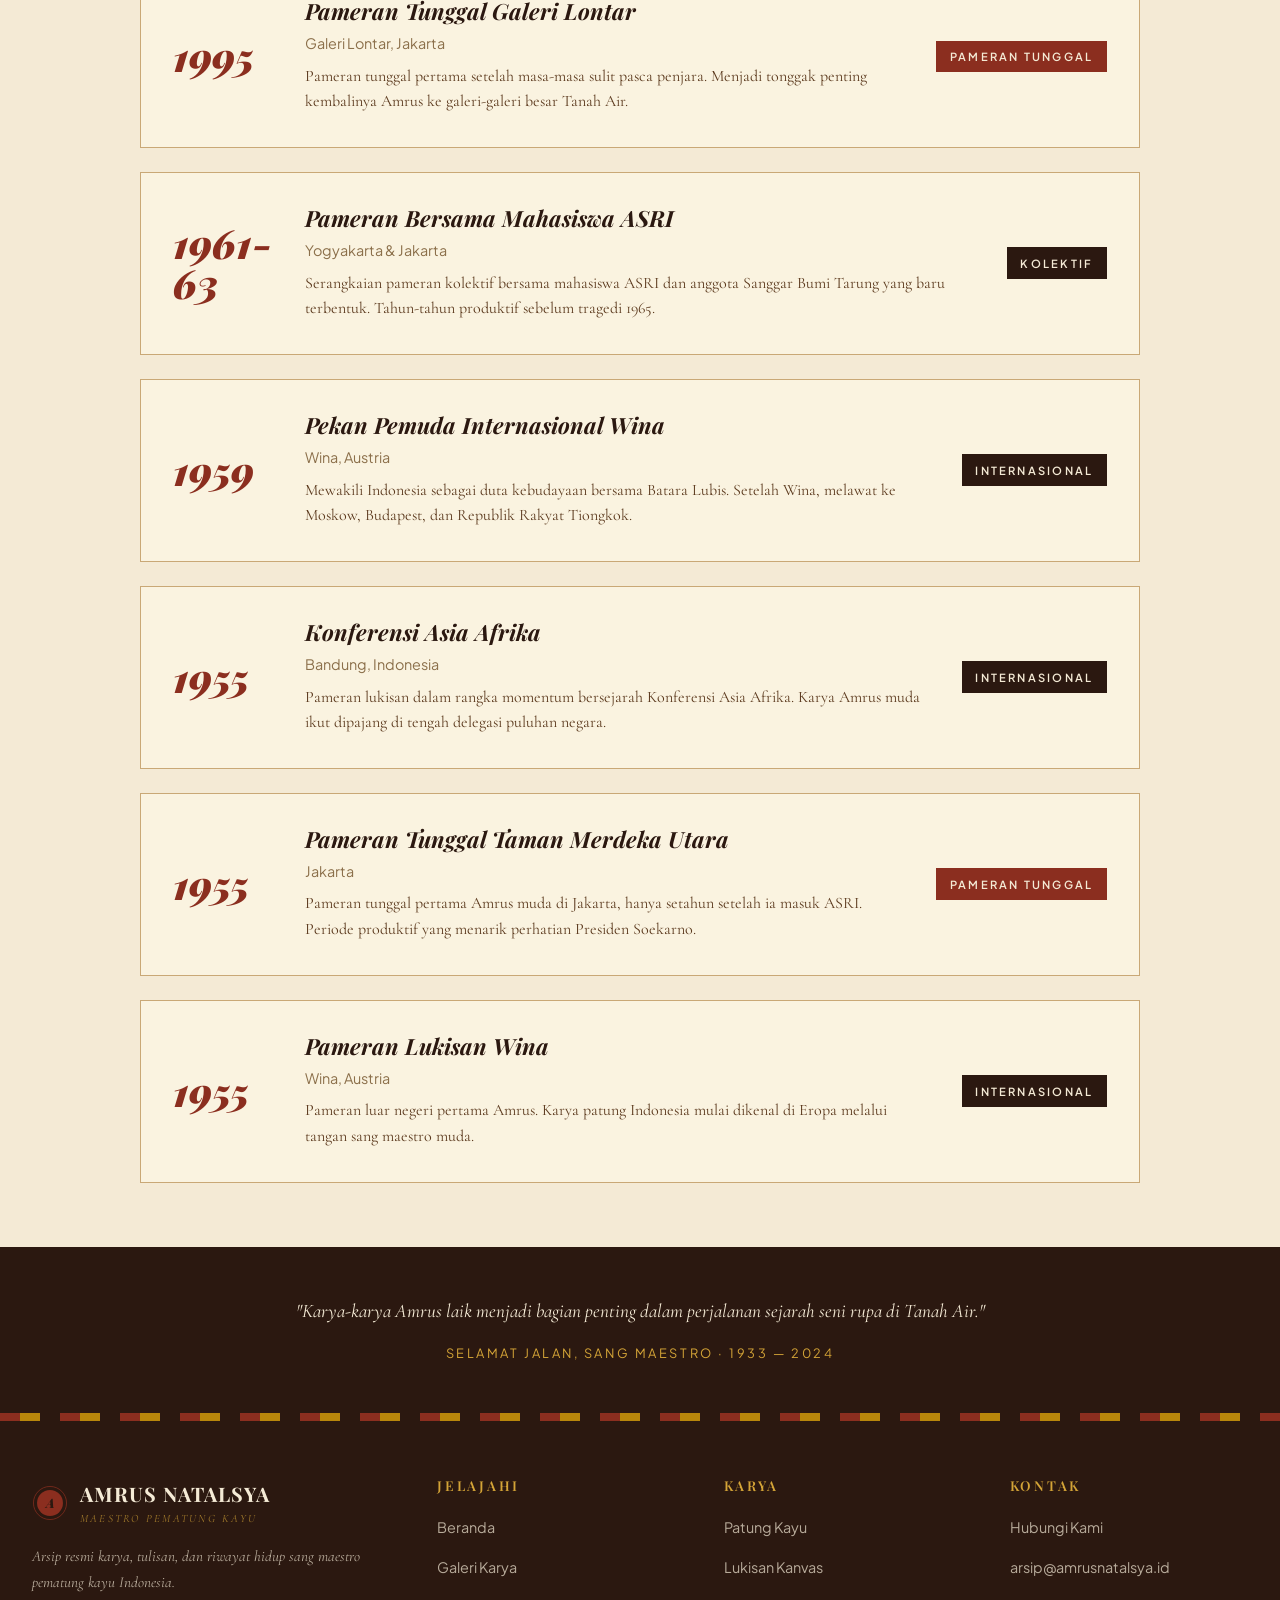
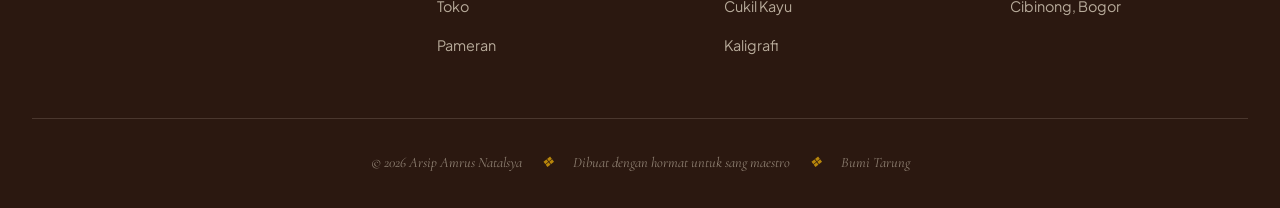
<file: exhibitions.html>
<!DOCTYPE html>
<html lang="id">
<head>
  <meta charset="UTF-8">
  <meta name="viewport" content="width=device-width, initial-scale=1.0">
  <title>Pameran — Amrus Natalsya</title>
  <meta name="description" content="Daftar lengkap pameran tunggal dan kolektif yang pernah diikuti maestro Amrus Natalsya.">
  <link rel="stylesheet" href="css/base.css">
  <link rel="stylesheet" href="css/navbar.css">
  <link rel="stylesheet" href="css/page-header.css">
  <link rel="stylesheet" href="css/footer.css">
  <link rel="stylesheet" href="css/animations.css">
  <link rel="stylesheet" href="css/responsive.css">
  <link rel="icon" type="image/svg+xml" href="data:image/svg+xml,%3Csvg xmlns='http://www.w3.org/2000/svg' viewBox='0 0 100 100'%3E%3Ccircle cx='50' cy='50' r='40' fill='%238b2e1f'/%3E%3Ctext x='50' y='62' text-anchor='middle' fill='%23f4ead5' font-family='serif' font-size='40' font-weight='bold' font-style='italic'%3EA%3C/text%3E%3C/svg%3E">
  <style>
    .exhibition-list {
      max-width: 1000px;
      margin: 0 auto;
      display: flex;
      flex-direction: column;
      gap: 1.5rem;
    }
    .exhibition-item {
      display: grid;
      grid-template-columns: 100px 1fr auto;
      gap: 2rem;
      align-items: center;
      padding: 2rem;
      background: var(--bg-paper);
      border: 1px solid var(--border-color);
      transition: all var(--transition);
    }
    .exhibition-item:hover {
      transform: translateX(4px);
      border-left: 4px solid var(--accent-red);
      box-shadow: var(--shadow-md);
    }
    .exhibition-year {
      font-family: var(--font-display);
      font-size: 2.5rem;
      font-weight: 900;
      color: var(--accent-red);
      line-height: 1;
      font-style: italic;
    }
    .exhibition-content h3 {
      font-family: var(--font-display);
      font-size: 1.4rem;
      color: var(--text-primary);
      margin-bottom: 0.4rem;
      font-style: italic;
    }
    .exhibition-content .venue {
      font-family: var(--font-body);
      font-size: 0.9rem;
      color: var(--text-muted);
      margin-bottom: 0.5rem;
    }
    .exhibition-content .description {
      font-family: var(--font-serif);
      font-size: 1rem;
      color: var(--text-secondary);
      line-height: 1.6;
    }
    .exhibition-tag {
      font-family: var(--font-body);
      font-size: 0.7rem;
      letter-spacing: 0.2em;
      text-transform: uppercase;
      padding: 0.4rem 0.85rem;
      background: var(--bg-dark);
      color: var(--bg-primary);
      font-weight: 600;
      white-space: nowrap;
    }
    .exhibition-tag.tunggal {
      background: var(--accent-red);
    }
    @media (max-width: 768px) {
      .exhibition-item {
        grid-template-columns: 1fr;
        gap: 0.75rem;
      }
      .exhibition-year { font-size: 2rem; }
    }
  </style>
</head>
<body>

  <!-- ============== NAVIGATION ============== -->
  <nav class="navbar" id="navbar">
    <div class="nav-container">
      <a href="index.html" class="logo">
        <svg class="logo-mark" viewBox="0 0 100 100">
          <circle cx="50" cy="50" r="46" fill="none" stroke="currentColor" stroke-width="2"/>
          <circle cx="50" cy="50" r="36" fill="currentColor"/>
          <text x="50" y="63" text-anchor="middle" fill="#f4ead5" font-family="Playfair Display, serif" font-size="36" font-weight="900" font-style="italic">A</text>
        </svg>
        <div class="logo-text">
          AMRUS NATALSYA
          <span class="subtitle">Maestro Pematung Kayu</span>
        </div>
      </a>

      <ul class="nav-menu" id="navMenu">
        <li><a href="index.html" class="nav-link">Beranda</a></li>
        <li><a href="gallery.html" class="nav-link">Galeri</a></li>
        <li><a href="shop.html" class="nav-link">Toko</a></li>
        <li><a href="exhibitions.html" class="nav-link active">Pameran</a></li>
        <li><a href="contact.html" class="nav-link">Kontak</a></li>
      </ul>

      <button class="nav-toggle" id="navToggle" aria-label="Menu">
        <span></span><span></span><span></span>
      </button>
    </div>
  </nav>

  <!-- ============== PAGE HEADER ============== -->
  <header class="page-header">
    <div class="page-header-content">
      <div class="page-eyebrow">Riwayat Pameran 1955 — 2023</div>
      <h1 class="page-title">Catatan <span class="accent">Pameran</span></h1>
      <p class="page-subtitle">
        Tujuh dekade jejak sang maestro di galeri-galeri Tanah Air dan mancanegara
      </p>
      <div class="batik-divider">
        <div class="line"></div>
        <svg class="ornament" viewBox="0 0 24 24"><path d="M12 2 L14 10 L22 12 L14 14 L12 22 L10 14 L2 12 L10 10 Z"/></svg>
        <div class="line"></div>
      </div>
    </div>
  </header>

  <!-- ============== EXHIBITIONS ============== -->
  <section class="gallery-section">
    <div class="section-container">
      <div class="exhibition-list">

        <div class="exhibition-item">
          <div class="exhibition-year">2023</div>
          <div class="exhibition-content">
            <h3>Dua Petarung</h3>
            <div class="venue">Bentara Budaya Yogyakarta &middot; 14–19 Desember 2023</div>
            <div class="description">
              Pameran duet bersama Misbach Tamrin yang menjadi pameran terakhir Sanggar Bumi Tarung.
              Menampilkan karya-karya dari periode terakhir kedua maestro.
            </div>
          </div>
          <div class="exhibition-tag tunggal">Pameran Duet</div>
        </div>

        <div class="exhibition-item">
          <div class="exhibition-year">2019</div>
          <div class="exhibition-content">
            <h3>Terakhir, Selamat Tinggal dan Terima Kasih</h3>
            <div class="venue">Galeri Cipta II, Taman Ismail Marzuki, Jakarta &middot; 14–23 Juli 2019</div>
            <div class="description">
              Pameran tunggal yang dimaksudkan sebagai pameran terakhir sang maestro. Menampilkan
              50 karya termasuk lukisan kanvas, lukisan pahat bertema pasar, Pecinan, dan patung
              Kapal Nuh.
            </div>
          </div>
          <div class="exhibition-tag tunggal">Pameran Tunggal</div>
        </div>

        <div class="exhibition-item">
          <div class="exhibition-year">2008</div>
          <div class="exhibition-content">
            <h3>Pameran Seni Rupa Sanggar Bumi Tarung ke-2</h3>
            <div class="venue">Galeri Nasional Indonesia, Jakarta</div>
            <div class="description">
              Pameran kolektif besar bersama seniman-seniman lain dari Sanggar Bumi Tarung: Djoko Pekik,
              Misbach Tamrin, Isa Hasanda, Adrianus Gumelar, dan lainnya. Menjadi penanda kebangkitan
              kembali sanggar setelah era reformasi.
            </div>
          </div>
          <div class="exhibition-tag">Kolektif</div>
        </div>

        <div class="exhibition-item">
          <div class="exhibition-year">2000</div>
          <div class="exhibition-content">
            <h3>Kepedulian Sesama Pelukis</h3>
            <div class="venue">Galeri 678, Jakarta</div>
            <div class="description">
              Pameran kolektif untuk solidaritas antar seniman, juga menampilkan pameran tunggal "Kampung
              dan Metropolitan" karya Amrus.
            </div>
          </div>
          <div class="exhibition-tag">Kolektif</div>
        </div>

        <div class="exhibition-item">
          <div class="exhibition-year">1998</div>
          <div class="exhibition-content">
            <h3>Trienale Jakarta II — Patung Kontemporer</h3>
            <div class="venue">Jakarta</div>
            <div class="description">
              Pameran patung kontemporer di mana karya Amrus dinobatkan sebagai salah satu karya terbaik.
              Periode ini menandai kembalinya nama Amrus ke pusat panggung seni rupa Indonesia.
            </div>
          </div>
          <div class="exhibition-tag">Kolektif</div>
        </div>

        <div class="exhibition-item">
          <div class="exhibition-year">1995</div>
          <div class="exhibition-content">
            <h3>Pameran Tunggal Galeri Lontar</h3>
            <div class="venue">Galeri Lontar, Jakarta</div>
            <div class="description">
              Pameran tunggal pertama setelah masa-masa sulit pasca penjara. Menjadi tonggak penting
              kembalinya Amrus ke galeri-galeri besar Tanah Air.
            </div>
          </div>
          <div class="exhibition-tag tunggal">Pameran Tunggal</div>
        </div>

        <div class="exhibition-item">
          <div class="exhibition-year">1961-63</div>
          <div class="exhibition-content">
            <h3>Pameran Bersama Mahasiswa ASRI</h3>
            <div class="venue">Yogyakarta &amp; Jakarta</div>
            <div class="description">
              Serangkaian pameran kolektif bersama mahasiswa ASRI dan anggota Sanggar Bumi Tarung yang
              baru terbentuk. Tahun-tahun produktif sebelum tragedi 1965.
            </div>
          </div>
          <div class="exhibition-tag">Kolektif</div>
        </div>

        <div class="exhibition-item">
          <div class="exhibition-year">1959</div>
          <div class="exhibition-content">
            <h3>Pekan Pemuda Internasional Wina</h3>
            <div class="venue">Wina, Austria</div>
            <div class="description">
              Mewakili Indonesia sebagai duta kebudayaan bersama Batara Lubis. Setelah Wina, melawat
              ke Moskow, Budapest, dan Republik Rakyat Tiongkok.
            </div>
          </div>
          <div class="exhibition-tag">Internasional</div>
        </div>

        <div class="exhibition-item">
          <div class="exhibition-year">1955</div>
          <div class="exhibition-content">
            <h3>Konferensi Asia Afrika</h3>
            <div class="venue">Bandung, Indonesia</div>
            <div class="description">
              Pameran lukisan dalam rangka momentum bersejarah Konferensi Asia Afrika. Karya Amrus muda
              ikut dipajang di tengah delegasi puluhan negara.
            </div>
          </div>
          <div class="exhibition-tag">Internasional</div>
        </div>

        <div class="exhibition-item">
          <div class="exhibition-year">1955</div>
          <div class="exhibition-content">
            <h3>Pameran Tunggal Taman Merdeka Utara</h3>
            <div class="venue">Jakarta</div>
            <div class="description">
              Pameran tunggal pertama Amrus muda di Jakarta, hanya setahun setelah ia masuk ASRI.
              Periode produktif yang menarik perhatian Presiden Soekarno.
            </div>
          </div>
          <div class="exhibition-tag tunggal">Pameran Tunggal</div>
        </div>

        <div class="exhibition-item">
          <div class="exhibition-year">1955</div>
          <div class="exhibition-content">
            <h3>Pameran Lukisan Wina</h3>
            <div class="venue">Wina, Austria</div>
            <div class="description">
              Pameran luar negeri pertama Amrus. Karya patung Indonesia mulai dikenal di Eropa melalui
              tangan sang maestro muda.
            </div>
          </div>
          <div class="exhibition-tag">Internasional</div>
        </div>

      </div>

      <div style="text-align: center; margin-top: 4rem; padding: 3rem; background: var(--bg-dark); color: var(--text-light);">
        <p style="font-family: var(--font-serif); font-style: italic; font-size: 1.2rem; max-width: 700px; margin: 0 auto; color: var(--bg-primary);">
          "Karya-karya Amrus laik menjadi bagian penting dalam perjalanan sejarah seni rupa di Tanah Air."
        </p>
        <div style="margin-top: 1rem; font-family: var(--font-body); font-size: 0.8rem; letter-spacing: 0.2em; text-transform: uppercase; color: var(--accent-gold-light);">
          Selamat Jalan, Sang Maestro &middot; 1933 — 2024
        </div>
      </div>

    </div>
  </section>

  <!-- ============== FOOTER ============== -->
  <footer>
    <div class="footer-pattern"></div>
    <div class="footer-container">
      <div class="footer-brand">
        <a href="index.html" class="logo">
          <svg class="logo-mark" viewBox="0 0 100 100" style="fill: var(--accent-gold-light);">
            <circle cx="50" cy="50" r="46" fill="none" stroke="currentColor" stroke-width="2"/>
            <circle cx="50" cy="50" r="36" fill="currentColor"/>
            <text x="50" y="63" text-anchor="middle" fill="#2b1810" font-family="Playfair Display, serif" font-size="36" font-weight="900" font-style="italic">A</text>
          </svg>
          <div class="logo-text" style="color: var(--bg-primary);">
            AMRUS NATALSYA
            <span class="subtitle" style="color: var(--accent-gold-light);">Maestro Pematung Kayu</span>
          </div>
        </a>
        <p>Arsip resmi karya, tulisan, dan riwayat hidup sang maestro pematung kayu Indonesia.</p>
      </div>

      <div class="footer-col">
        <h4>Jelajahi</h4>
        <ul>
          <li><a href="index.html">Beranda</a></li>
          <li><a href="gallery.html">Galeri Karya</a></li>
          <li><a href="shop.html">Toko</a></li>
          <li><a href="exhibitions.html">Pameran</a></li>
        </ul>
      </div>

      <div class="footer-col">
        <h4>Karya</h4>
        <ul>
          <li><a href="gallery.html">Patung Kayu</a></li>
          <li><a href="gallery.html">Lukisan Kanvas</a></li>
          <li><a href="gallery.html">Cukil Kayu</a></li>
          <li><a href="gallery.html">Kaligrafi</a></li>
        </ul>
      </div>

      <div class="footer-col">
        <h4>Kontak</h4>
        <ul>
          <li><a href="contact.html">Hubungi Kami</a></li>
          <li><a href="mailto:arsip@amrusnatalsya.id">arsip@amrusnatalsya.id</a></li>
          <li><a href="#">Cibinong, Bogor</a></li>
        </ul>
      </div>
    </div>

    <div class="footer-bottom">
      &copy; 2026 Arsip Amrus Natalsya
      <span class="ornament">&#10070;</span>
      Dibuat dengan hormat untuk sang maestro
      <span class="ornament">&#10070;</span>
      Bumi Tarung
    </div>
  </footer>

  <script src="js/navbar.js"></script>
  <script src="js/reveal.js"></script>
</body>
</html>
</file>
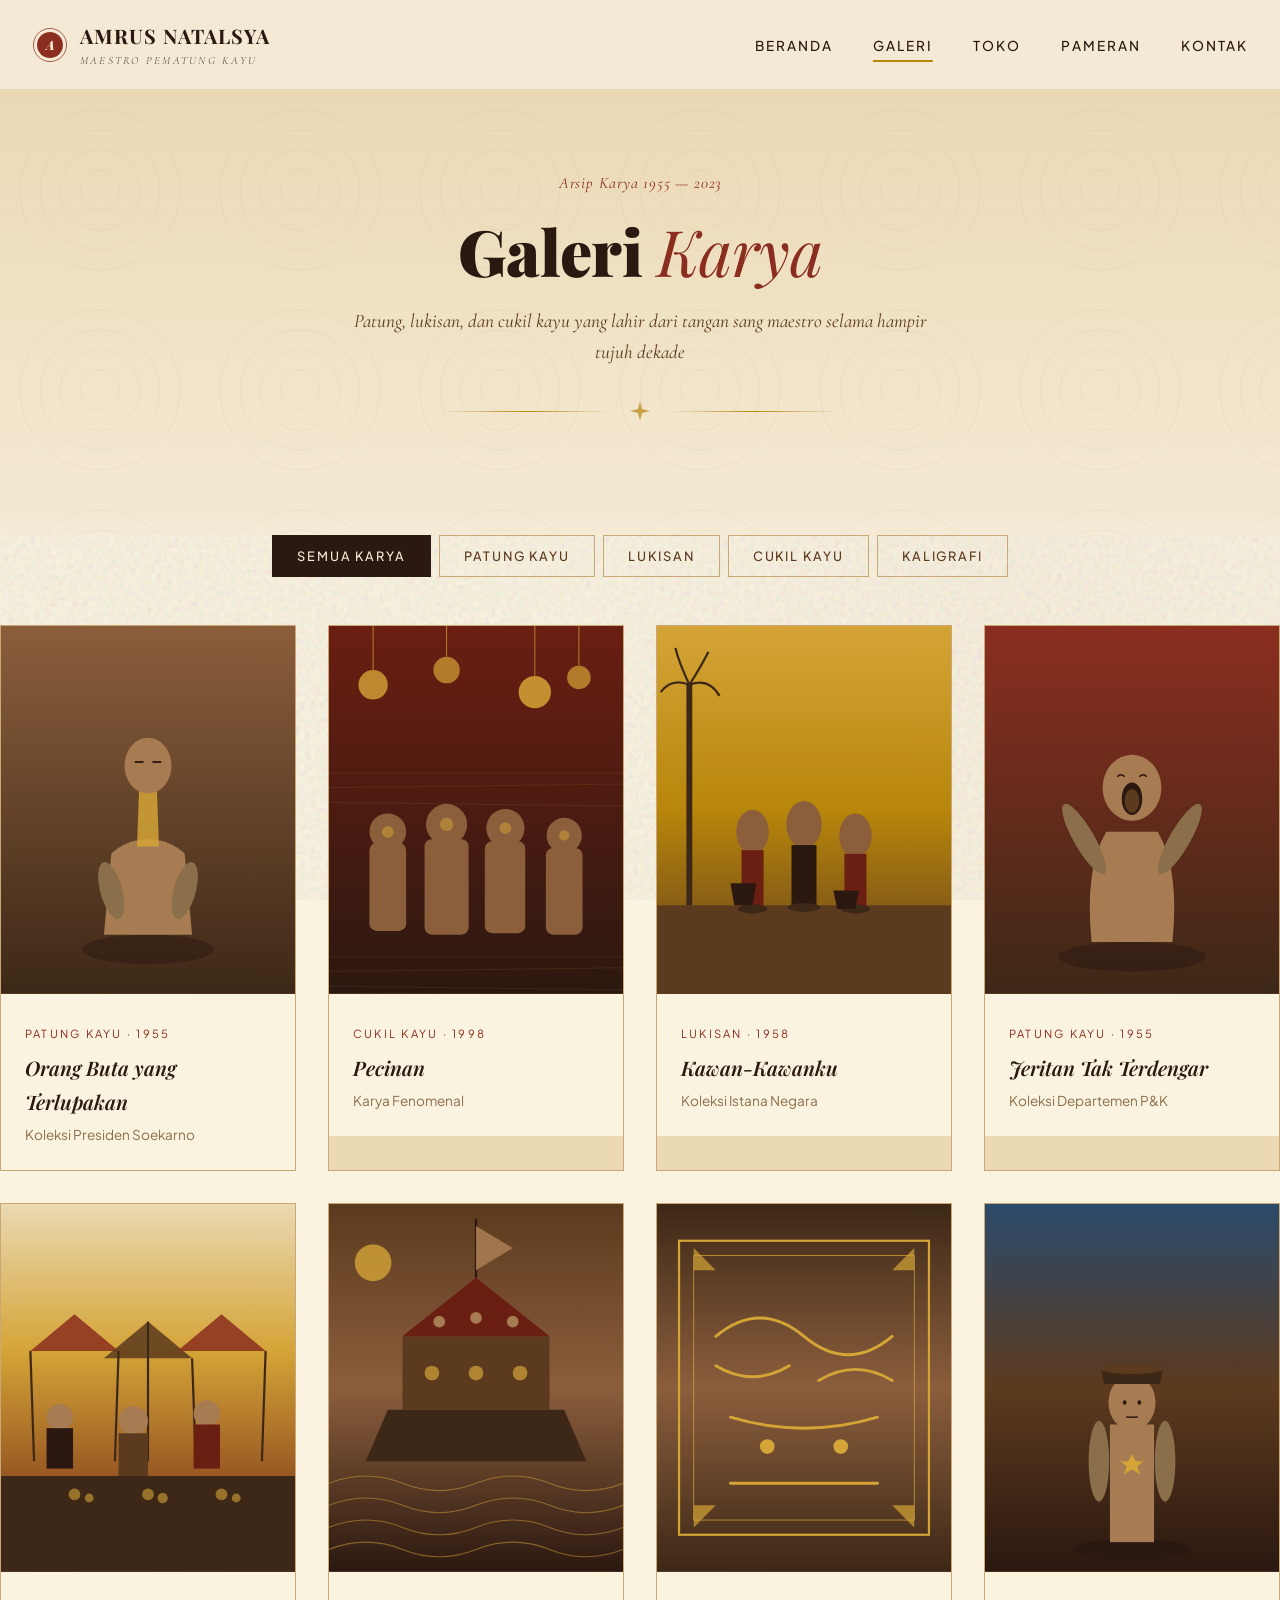
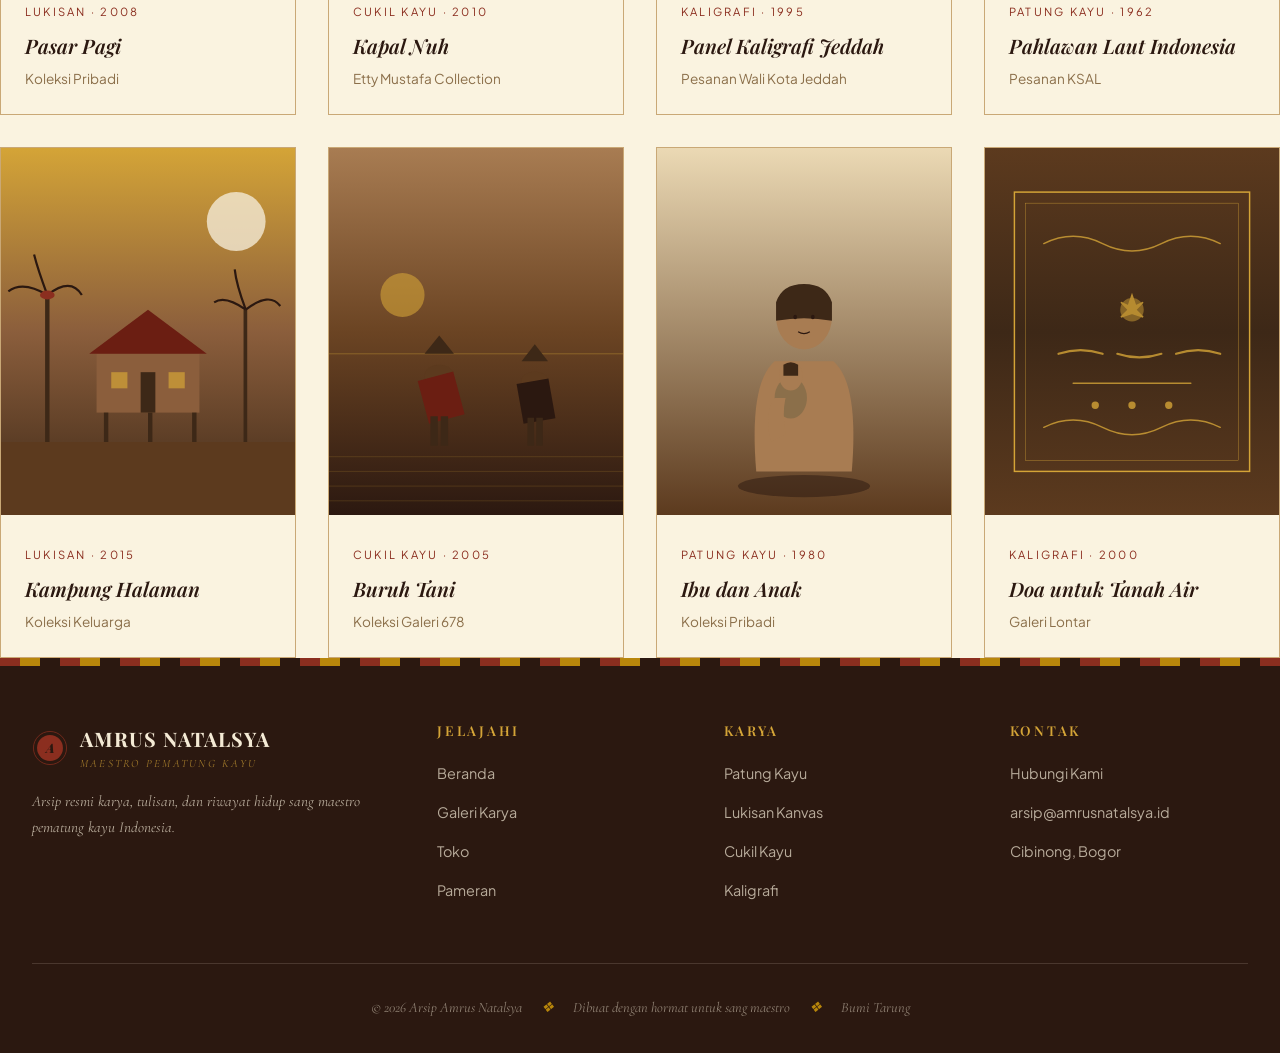
<file: gallery.html>
<!DOCTYPE html>
<html lang="id">
<head>
  <meta charset="UTF-8">
  <meta name="viewport" content="width=device-width, initial-scale=1.0">
  <title>Galeri Karya — Amrus Natalsya</title>
  <meta name="description" content="Galeri karya patung, lukisan, dan cukil kayu dari maestro Amrus Natalsya.">
  <link rel="stylesheet" href="css/base.css">
  <link rel="stylesheet" href="css/navbar.css">
  <link rel="stylesheet" href="css/page-header.css">
  <link rel="stylesheet" href="css/gallery.css">
  <link rel="stylesheet" href="css/modal.css">
  <link rel="stylesheet" href="css/footer.css">
  <link rel="stylesheet" href="css/animations.css">
  <link rel="stylesheet" href="css/responsive.css">
  <link rel="icon" type="image/svg+xml" href="data:image/svg+xml,%3Csvg xmlns='http://www.w3.org/2000/svg' viewBox='0 0 100 100'%3E%3Ccircle cx='50' cy='50' r='40' fill='%238b2e1f'/%3E%3Ctext x='50' y='62' text-anchor='middle' fill='%23f4ead5' font-family='serif' font-size='40' font-weight='bold' font-style='italic'%3EA%3C/text%3E%3C/svg%3E">
</head>
<body>

  <!-- ============== NAVIGATION ============== -->
  <nav class="navbar" id="navbar">
    <div class="nav-container">
      <a href="index.html" class="logo">
        <svg class="logo-mark" viewBox="0 0 100 100">
          <circle cx="50" cy="50" r="46" fill="none" stroke="currentColor" stroke-width="2"/>
          <circle cx="50" cy="50" r="36" fill="currentColor"/>
          <text x="50" y="63" text-anchor="middle" fill="#f4ead5" font-family="Playfair Display, serif" font-size="36" font-weight="900" font-style="italic">A</text>
        </svg>
        <div class="logo-text">
          AMRUS NATALSYA
          <span class="subtitle">Maestro Pematung Kayu</span>
        </div>
      </a>

      <ul class="nav-menu" id="navMenu">
        <li><a href="index.html" class="nav-link">Beranda</a></li>
        <li><a href="gallery.html" class="nav-link active">Galeri</a></li>
        <li><a href="shop.html" class="nav-link">Toko</a></li>
        <li><a href="exhibitions.html" class="nav-link">Pameran</a></li>
        <li><a href="contact.html" class="nav-link">Kontak</a></li>
      </ul>

      <button class="nav-toggle" id="navToggle" aria-label="Menu">
        <span></span><span></span><span></span>
      </button>
    </div>
  </nav>

  <!-- ============== PAGE HEADER ============== -->
  <header class="page-header">
    <div class="page-header-content">
      <div class="page-eyebrow">Arsip Karya 1955 — 2023</div>
      <h1 class="page-title">Galeri <span class="accent">Karya</span></h1>
      <p class="page-subtitle">
        Patung, lukisan, dan cukil kayu yang lahir dari tangan sang maestro selama hampir tujuh dekade
      </p>
      <div class="batik-divider">
        <div class="line"></div>
        <svg class="ornament" viewBox="0 0 24 24"><path d="M12 2 L14 10 L22 12 L14 14 L12 22 L10 14 L2 12 L10 10 Z"/></svg>
        <div class="line"></div>
      </div>
    </div>
  </header>

  <!-- ============== GALLERY ============== -->
  <section class="gallery-section">
    <div class="section-container">

      <div class="gallery-filters">
        <button class="filter-btn active" data-filter="all">Semua Karya</button>
        <button class="filter-btn" data-filter="patung">Patung Kayu</button>
        <button class="filter-btn" data-filter="lukisan">Lukisan</button>
        <button class="filter-btn" data-filter="cukil">Cukil Kayu</button>
        <button class="filter-btn" data-filter="kaligrafi">Kaligrafi</button>
      </div>

      <div class="gallery-grid" id="galleryGrid">

        <!-- Karya 1: Orang Buta yang Terlupakan -->
        <div class="gallery-item" data-category="patung"
             data-title="Orang Buta yang Terlupakan"
             data-year="1955"
             data-medium="Kayu Asam"
             data-dimensions="65 × 35 × 30 cm"
             data-collection="Koleksi Presiden Soekarno"
             data-description="Patung pertama Amrus yang lahir saat ia masih mahasiswa tahun pertama ASRI. Menampilkan sosok lelaki duduk dengan leher panjang dan mata buta — sebuah metafora tentang nasib rakyat kecil yang tak terlihat. Karya ini langsung dibeli oleh Presiden Soekarno setelah dipamerkan di Museum Sonobudoyo, Yogyakarta.">
          <div class="gallery-image">
            <svg viewBox="0 0 400 500" xmlns="http://www.w3.org/2000/svg">
              <defs>
                <linearGradient id="g1" x1="0" y1="0" x2="0" y2="1">
                  <stop offset="0" stop-color="#8b5e3c"/>
                  <stop offset="1" stop-color="#3d2817"/>
                </linearGradient>
              </defs>
              <rect width="400" height="500" fill="url(#g1)"/>
              <!-- Patung sosok duduk -->
              <g transform="translate(200,260)">
                <ellipse cx="0" cy="180" rx="90" ry="20" fill="#2b1810" opacity="0.5"/>
                <!-- Tubuh duduk -->
                <path d="M -60 160 L -50 50 Q -30 30, 0 30 Q 30 30, 50 50 L 60 160 Z" fill="#a87c52"/>
                <!-- Leher panjang -->
                <path d="M -15 40 L -12 -40 L 12 -40 L 15 40 Z" fill="#d4a437" opacity="0.85"/>
                <!-- Kepala -->
                <ellipse cx="0" cy="-70" rx="32" ry="38" fill="#a87c52"/>
                <!-- Mata buta (garis) -->
                <line x1="-18" y1="-75" x2="-6" y2="-75" stroke="#2b1810" stroke-width="2.5"/>
                <line x1="6" y1="-75" x2="18" y2="-75" stroke="#2b1810" stroke-width="2.5"/>
                <!-- Tangan -->
                <ellipse cx="-50" cy="100" rx="15" ry="40" fill="#8b6f4a" transform="rotate(-15 -50 100)"/>
                <ellipse cx="50" cy="100" rx="15" ry="40" fill="#8b6f4a" transform="rotate(15 50 100)"/>
              </g>
            </svg>
            <div class="gallery-overlay">
              <div class="gallery-overlay-text">Klik untuk detail karya</div>
            </div>
          </div>
          <div class="gallery-info">
            <span class="gallery-category">Patung Kayu &middot; 1955</span>
            <div class="gallery-title">Orang Buta yang Terlupakan</div>
            <div class="gallery-year">Koleksi Presiden Soekarno</div>
          </div>
        </div>

        <!-- Karya 2: Pecinan -->
        <div class="gallery-item" data-category="cukil"
             data-title="Pecinan"
             data-year="1998"
             data-medium="Cukil Kayu (woodcut)"
             data-dimensions="120 × 240 cm (panel)"
             data-collection="Koleksi Etty Mustafa"
             data-description="Mahakarya cukil kayu Amrus yang menggemparkan dunia seni rupa Indonesia. Lahir sebagai respon terhadap tragedi Mei 1998, karya ini menggambarkan kehidupan masyarakat Pecinan dengan komposisi tubuh-tubuh yang berdesakan, simbol-simbol pasar, dan ritme yang sesak — empati sang maestro pada situasi masyarakat saat itu.">
          <div class="gallery-image">
            <svg viewBox="0 0 400 500" xmlns="http://www.w3.org/2000/svg">
              <defs>
                <linearGradient id="g2" x1="0" y1="0" x2="0" y2="1">
                  <stop offset="0" stop-color="#6b1e12"/>
                  <stop offset="1" stop-color="#2b1810"/>
                </linearGradient>
              </defs>
              <rect width="400" height="500" fill="url(#g2)"/>
              <!-- Lampion-lampion -->
              <g fill="#d4a437">
                <circle cx="60" cy="80" r="20" opacity="0.8"/>
                <circle cx="160" cy="60" r="18" opacity="0.7"/>
                <circle cx="280" cy="90" r="22" opacity="0.85"/>
                <circle cx="340" cy="70" r="16" opacity="0.7"/>
                <line x1="60" y1="60" x2="60" y2="0" stroke="#d4a437" stroke-width="1"/>
                <line x1="160" y1="42" x2="160" y2="0" stroke="#d4a437" stroke-width="1"/>
                <line x1="280" y1="68" x2="280" y2="0" stroke="#d4a437" stroke-width="1"/>
                <line x1="340" y1="54" x2="340" y2="0" stroke="#d4a437" stroke-width="1"/>
              </g>
              <!-- Sosok-sosok berkerumun -->
              <g fill="#8b5e3c">
                <circle cx="80" cy="280" r="25"/>
                <rect x="55" y="295" width="50" height="120" rx="10"/>
                <circle cx="160" cy="270" r="28"/>
                <rect x="130" y="290" width="60" height="130" rx="10"/>
                <circle cx="240" cy="275" r="26"/>
                <rect x="212" y="293" width="55" height="125" rx="10"/>
                <circle cx="320" cy="285" r="24"/>
                <rect x="295" y="302" width="50" height="118" rx="10"/>
              </g>
              <!-- Aksen kuning di wajah -->
              <g fill="#d4a437" opacity="0.5">
                <circle cx="80" cy="280" r="8"/>
                <circle cx="160" cy="270" r="9"/>
                <circle cx="240" cy="275" r="8"/>
                <circle cx="320" cy="285" r="7"/>
              </g>
              <!-- Tekstur cukil -->
              <g stroke="#d4a437" stroke-width="0.5" fill="none" opacity="0.3">
                <path d="M 0 200 L 400 200"/>
                <path d="M 0 220 L 400 215"/>
                <path d="M 0 240 L 400 245"/>
                <path d="M 0 450 L 400 450"/>
                <path d="M 0 470 L 400 465"/>
                <path d="M 0 490 L 400 495"/>
              </g>
            </svg>
            <div class="gallery-overlay">
              <div class="gallery-overlay-text">Klik untuk detail karya</div>
            </div>
          </div>
          <div class="gallery-info">
            <span class="gallery-category">Cukil Kayu &middot; 1998</span>
            <div class="gallery-title">Pecinan</div>
            <div class="gallery-year">Karya Fenomenal</div>
          </div>
        </div>

        <!-- Karya 3: Kawan-Kawanku -->
        <div class="gallery-item" data-category="lukisan"
             data-title="Kawan-Kawanku"
             data-year="1958"
             data-medium="Cat Minyak di Kanvas"
             data-dimensions="180 × 240 cm"
             data-collection="Istana Negara RI"
             data-description="Lukisan yang menjadi koleksi Presiden Soekarno dan sempat menghiasi dinding Istana Negara. Menggambarkan teman-teman kuliahnya di ASRI yang sedang beristirahat di sore hari, hendak mandi setelah seharian bekerja. Karya ini sempat tersimpan rusak di gudang istana selama hampir tiga dekade sebelum ditemukan kembali pada 2011.">
          <div class="gallery-image">
            <svg viewBox="0 0 400 500" xmlns="http://www.w3.org/2000/svg">
              <defs>
                <linearGradient id="g3" x1="0" y1="0" x2="0" y2="1">
                  <stop offset="0" stop-color="#d4a437"/>
                  <stop offset="0.5" stop-color="#b8860b"/>
                  <stop offset="1" stop-color="#5c3a1e"/>
                </linearGradient>
              </defs>
              <rect width="400" height="500" fill="url(#g3)"/>
              <!-- Sosok mandi/istirahat -->
              <g>
                <!-- Tanah -->
                <rect y="380" width="400" height="120" fill="#5c3a1e"/>
                <!-- Pohon kelapa kiri -->
                <rect x="40" y="80" width="8" height="300" fill="#3d2817"/>
                <path d="M 44 80 Q 20 70, 5 90 M 44 80 Q 70 70, 85 95 M 44 80 Q 30 50, 25 30 M 44 80 Q 60 55, 70 35" stroke="#3d2817" stroke-width="3" fill="none"/>
                <!-- Sosok 1 -->
                <ellipse cx="130" cy="280" rx="22" ry="30" fill="#8b5e3c"/>
                <rect x="115" y="305" width="30" height="80" fill="#6b1e12"/>
                <ellipse cx="130" cy="385" rx="20" ry="6" fill="#3d2817"/>
                <!-- Sosok 2 -->
                <ellipse cx="200" cy="270" rx="24" ry="32" fill="#8b5e3c"/>
                <rect x="183" y="298" width="34" height="85" fill="#2b1810"/>
                <ellipse cx="200" cy="383" rx="22" ry="6" fill="#3d2817"/>
                <!-- Sosok 3 -->
                <ellipse cx="270" cy="285" rx="22" ry="30" fill="#8b5e3c"/>
                <rect x="255" y="310" width="30" height="75" fill="#6b1e12"/>
                <ellipse cx="270" cy="385" rx="20" ry="6" fill="#3d2817"/>
                <!-- Ember -->
                <path d="M 100 350 L 105 380 L 130 380 L 135 350 Z" fill="#2b1810"/>
                <path d="M 240 360 L 245 385 L 270 385 L 275 360 Z" fill="#2b1810"/>
              </g>
            </svg>
            <div class="gallery-overlay">
              <div class="gallery-overlay-text">Klik untuk detail karya</div>
            </div>
          </div>
          <div class="gallery-info">
            <span class="gallery-category">Lukisan &middot; 1958</span>
            <div class="gallery-title">Kawan-Kawanku</div>
            <div class="gallery-year">Koleksi Istana Negara</div>
          </div>
        </div>

        <!-- Karya 4: Jeritan Tak Terdengar -->
        <div class="gallery-item" data-category="patung"
             data-title="Jeritan Tak Terdengar"
             data-year="1955"
             data-medium="Kayu Jati"
             data-dimensions="80 × 40 × 35 cm"
             data-collection="Departemen P&K Pusat"
             data-description="Patung kayu jati yang dibeli oleh Departemen Pendidikan dan Kebudayaan Pusat. Menampilkan sosok yang membuka mulut lebar dalam jeritan, namun tanpa suara — sebuah komentar pedas tentang ketidakberdayaan rakyat untuk bersuara. Karya ini turut mengangkat nama Amrus muda di kancah seni rupa nasional.">
          <div class="gallery-image">
            <svg viewBox="0 0 400 500" xmlns="http://www.w3.org/2000/svg">
              <defs>
                <linearGradient id="g4" x1="0" y1="0" x2="0" y2="1">
                  <stop offset="0" stop-color="#8b2e1f"/>
                  <stop offset="1" stop-color="#3d2817"/>
                </linearGradient>
              </defs>
              <rect width="400" height="500" fill="url(#g4)"/>
              <g transform="translate(200,250)">
                <ellipse cx="0" cy="200" rx="100" ry="20" fill="#2b1810" opacity="0.5"/>
                <!-- Tubuh -->
                <path d="M -55 180 Q -65 80, -35 30 L 35 30 Q 65 80, 55 180 Z" fill="#a87c52"/>
                <!-- Lengan terangkat -->
                <ellipse cx="-65" cy="40" rx="14" ry="55" fill="#8b6f4a" transform="rotate(-30 -65 40)"/>
                <ellipse cx="65" cy="40" rx="14" ry="55" fill="#8b6f4a" transform="rotate(30 65 40)"/>
                <!-- Kepala mendongak -->
                <ellipse cx="0" cy="-30" rx="40" ry="45" fill="#a87c52"/>
                <!-- Mulut terbuka -->
                <ellipse cx="0" cy="-15" rx="14" ry="22" fill="#2b1810"/>
                <ellipse cx="0" cy="-12" rx="10" ry="16" fill="#5c3a1e"/>
                <!-- Mata tertutup -->
                <path d="M -20 -45 Q -15 -50, -10 -45" stroke="#2b1810" stroke-width="2" fill="none"/>
                <path d="M 10 -45 Q 15 -50, 20 -45" stroke="#2b1810" stroke-width="2" fill="none"/>
              </g>
            </svg>
            <div class="gallery-overlay">
              <div class="gallery-overlay-text">Klik untuk detail karya</div>
            </div>
          </div>
          <div class="gallery-info">
            <span class="gallery-category">Patung Kayu &middot; 1955</span>
            <div class="gallery-title">Jeritan Tak Terdengar</div>
            <div class="gallery-year">Koleksi Departemen P&amp;K</div>
          </div>
        </div>

        <!-- Karya 5: Pasar Pagi -->
        <div class="gallery-item" data-category="lukisan"
             data-title="Pasar Pagi"
             data-year="2008"
             data-medium="Cat Minyak di Kanvas"
             data-dimensions="150 × 200 cm"
             data-collection="Koleksi Pribadi"
             data-description="Tema pasar adalah salah satu obsesi Amrus yang kembali muncul di periode pasca-reformasi. Lukisan ini menangkap dinamika pedagang sayur, ikan, dan bumbu di pagi buta — riuh rendah, jujur, dan penuh kehidupan. Karya ini dipamerkan dalam Pameran Seni Rupa ke-2 Sanggar Bumi Tarung di Galeri Nasional Indonesia.">
          <div class="gallery-image">
            <svg viewBox="0 0 400 500" xmlns="http://www.w3.org/2000/svg">
              <defs>
                <linearGradient id="g5" x1="0" y1="0" x2="0" y2="1">
                  <stop offset="0" stop-color="#ebd9b4"/>
                  <stop offset="0.4" stop-color="#d4a437"/>
                  <stop offset="1" stop-color="#6b1e12"/>
                </linearGradient>
              </defs>
              <rect width="400" height="500" fill="url(#g5)"/>
              <!-- Tenda pasar -->
              <g>
                <path d="M 40 200 L 100 150 L 160 200 Z" fill="#8b2e1f" opacity="0.85"/>
                <path d="M 140 210 L 200 160 L 260 210 Z" fill="#5c3a1e" opacity="0.85"/>
                <path d="M 240 200 L 300 150 L 360 200 Z" fill="#8b2e1f" opacity="0.85"/>
                <!-- Tiang -->
                <line x1="40" y1="200" x2="45" y2="350" stroke="#3d2817" stroke-width="3"/>
                <line x1="160" y1="200" x2="155" y2="350" stroke="#3d2817" stroke-width="3"/>
                <line x1="200" y1="160" x2="200" y2="350" stroke="#3d2817" stroke-width="3"/>
                <line x1="260" y1="210" x2="265" y2="350" stroke="#3d2817" stroke-width="3"/>
                <line x1="360" y1="200" x2="355" y2="350" stroke="#3d2817" stroke-width="3"/>
              </g>
              <!-- Sosok pedagang -->
              <g>
                <circle cx="80" cy="290" r="18" fill="#a87c52"/>
                <rect x="62" y="305" width="36" height="55" fill="#2b1810"/>
                <circle cx="180" cy="295" r="20" fill="#a87c52"/>
                <rect x="160" y="312" width="40" height="58" fill="#5c3a1e"/>
                <circle cx="280" cy="285" r="18" fill="#a87c52"/>
                <rect x="262" y="300" width="36" height="60" fill="#6b1e12"/>
              </g>
              <!-- Lantai/dagangan -->
              <rect y="370" width="400" height="130" fill="#3d2817"/>
              <g fill="#d4a437" opacity="0.6">
                <circle cx="100" cy="395" r="8"/>
                <circle cx="120" cy="400" r="6"/>
                <circle cx="200" cy="395" r="8"/>
                <circle cx="220" cy="400" r="7"/>
                <circle cx="300" cy="395" r="8"/>
                <circle cx="320" cy="400" r="6"/>
              </g>
            </svg>
            <div class="gallery-overlay">
              <div class="gallery-overlay-text">Klik untuk detail karya</div>
            </div>
          </div>
          <div class="gallery-info">
            <span class="gallery-category">Lukisan &middot; 2008</span>
            <div class="gallery-title">Pasar Pagi</div>
            <div class="gallery-year">Koleksi Pribadi</div>
          </div>
        </div>

        <!-- Karya 6: Kapal Nuh -->
        <div class="gallery-item" data-category="cukil"
             data-title="Kapal Nuh"
             data-year="2010"
             data-medium="Cukil Kayu (woodcut)"
             data-dimensions="100 × 180 cm"
             data-collection="Etty Mustafa Art Collection"
             data-description="Tema kapal Nuh adalah refleksi Amrus tentang harapan dan keselamatan di tengah krisis. Karya ini menampilkan kapal raksasa yang dipenuhi manusia, hewan, dan dedaunan — sebuah metafora tentang masyarakat yang harus saling menyelamatkan. Dipamerkan dalam pameran tunggal 'Terakhir, Selamat Tinggal dan Terima Kasih' di Taman Ismail Marzuki, 2019.">
          <div class="gallery-image">
            <svg viewBox="0 0 400 500" xmlns="http://www.w3.org/2000/svg">
              <defs>
                <linearGradient id="g6" x1="0" y1="0" x2="0" y2="1">
                  <stop offset="0" stop-color="#5c3a1e"/>
                  <stop offset="0.5" stop-color="#8b5e3c"/>
                  <stop offset="1" stop-color="#2b1810"/>
                </linearGradient>
              </defs>
              <rect width="400" height="500" fill="url(#g6)"/>
              <!-- Ombak -->
              <g stroke="#d4a437" stroke-width="1.5" fill="none" opacity="0.5">
                <path d="M 0 380 Q 50 360, 100 380 T 200 380 T 300 380 T 400 380"/>
                <path d="M 0 410 Q 50 390, 100 410 T 200 410 T 300 410 T 400 410"/>
                <path d="M 0 440 Q 50 420, 100 440 T 200 440 T 300 440 T 400 440"/>
                <path d="M 0 470 Q 50 450, 100 470 T 200 470 T 300 470 T 400 470"/>
              </g>
              <!-- Kapal -->
              <g>
                <path d="M 50 350 L 80 280 L 320 280 L 350 350 Z" fill="#3d2817"/>
                <rect x="100" y="180" width="200" height="100" fill="#5c3a1e"/>
                <path d="M 100 180 L 200 100 L 300 180 Z" fill="#6b1e12"/>
                <!-- Jendela kapal -->
                <circle cx="140" cy="230" r="10" fill="#d4a437" opacity="0.7"/>
                <circle cx="200" cy="230" r="10" fill="#d4a437" opacity="0.7"/>
                <circle cx="260" cy="230" r="10" fill="#d4a437" opacity="0.7"/>
                <!-- Tiang dan layar -->
                <line x1="200" y1="100" x2="200" y2="20" stroke="#2b1810" stroke-width="3"/>
                <path d="M 200 30 L 250 60 L 200 90 Z" fill="#a87c52" opacity="0.9"/>
                <!-- Sosok di atas kapal -->
                <circle cx="150" cy="160" r="8" fill="#a87c52"/>
                <circle cx="200" cy="155" r="8" fill="#a87c52"/>
                <circle cx="250" cy="160" r="8" fill="#a87c52"/>
              </g>
              <!-- Bulan -->
              <circle cx="60" cy="80" r="25" fill="#d4a437" opacity="0.8"/>
            </svg>
            <div class="gallery-overlay">
              <div class="gallery-overlay-text">Klik untuk detail karya</div>
            </div>
          </div>
          <div class="gallery-info">
            <span class="gallery-category">Cukil Kayu &middot; 2010</span>
            <div class="gallery-title">Kapal Nuh</div>
            <div class="gallery-year">Etty Mustafa Collection</div>
          </div>
        </div>

        <!-- Karya 7: Kaligrafi -->
        <div class="gallery-item" data-category="kaligrafi"
             data-title="Panel Kaligrafi Jeddah"
             data-year="1995"
             data-medium="Pahat Kayu Jati"
             data-dimensions="240 × 360 cm"
             data-collection="Pemerintah Arab Saudi"
             data-description="Panel kayu kaligrafi raksasa yang dipesan oleh Pemerintah Arab Saudi melalui Wali Kota Jeddah. Amrus mengerjakan karya ini di bengkel hutan Kintap, Kalimantan Selatan, bersama sahabatnya Misbach Tamrin. Karya ini menjadi salah satu pengakuan internasional atas kemampuan pahat kayu sang maestro.">
          <div class="gallery-image">
            <svg viewBox="0 0 400 500" xmlns="http://www.w3.org/2000/svg">
              <defs>
                <linearGradient id="g7" x1="0" y1="0" x2="0" y2="1">
                  <stop offset="0" stop-color="#3d2817"/>
                  <stop offset="0.5" stop-color="#8b5e3c"/>
                  <stop offset="1" stop-color="#3d2817"/>
                </linearGradient>
              </defs>
              <rect width="400" height="500" fill="url(#g7)"/>
              <!-- Frame ornamen -->
              <rect x="30" y="50" width="340" height="400" fill="none" stroke="#d4a437" stroke-width="3"/>
              <rect x="50" y="70" width="300" height="360" fill="none" stroke="#d4a437" stroke-width="1"/>
              <!-- Stylized kaligrafi -->
              <g stroke="#d4a437" stroke-width="4" fill="none" stroke-linecap="round">
                <path d="M 80 180 Q 140 130, 200 180 Q 260 230, 320 180"/>
                <path d="M 80 220 Q 130 250, 180 220"/>
                <path d="M 220 240 Q 270 210, 320 240"/>
                <path d="M 100 290 Q 200 320, 300 290"/>
                <circle cx="150" cy="330" r="8" fill="#d4a437"/>
                <circle cx="250" cy="330" r="8" fill="#d4a437"/>
                <path d="M 100 380 L 300 380"/>
              </g>
              <!-- Ornamen sudut -->
              <g fill="#d4a437" opacity="0.7">
                <path d="M 50 90 L 80 90 L 50 60 Z"/>
                <path d="M 350 90 L 320 90 L 350 60 Z"/>
                <path d="M 50 410 L 80 410 L 50 440 Z"/>
                <path d="M 350 410 L 320 410 L 350 440 Z"/>
              </g>
            </svg>
            <div class="gallery-overlay">
              <div class="gallery-overlay-text">Klik untuk detail karya</div>
            </div>
          </div>
          <div class="gallery-info">
            <span class="gallery-category">Kaligrafi &middot; 1995</span>
            <div class="gallery-title">Panel Kaligrafi Jeddah</div>
            <div class="gallery-year">Pesanan Wali Kota Jeddah</div>
          </div>
        </div>

        <!-- Karya 8: Pahlawan Laut -->
        <div class="gallery-item" data-category="patung"
             data-title="Pahlawan Laut Indonesia"
             data-year="1962"
             data-medium="Kayu &amp; Logam"
             data-dimensions="180 × 90 × 70 cm"
             data-collection="TNI Angkatan Laut"
             data-description="Patung yang dipesan langsung oleh Kepala Staf Angkatan Laut, Subyakto, setelah Amrus diundang berkeliling Indonesia di atas kapal perang korvet Gadjah Mada. Sosok pahlawan laut digambarkan dalam posisi tegap, memandang horison — menyimbolkan keberanian dan dedikasi prajurit laut Republik.">
          <div class="gallery-image">
            <svg viewBox="0 0 400 500" xmlns="http://www.w3.org/2000/svg">
              <defs>
                <linearGradient id="g8" x1="0" y1="0" x2="0" y2="1">
                  <stop offset="0" stop-color="#2b4a6b"/>
                  <stop offset="0.5" stop-color="#5c3a1e"/>
                  <stop offset="1" stop-color="#2b1810"/>
                </linearGradient>
              </defs>
              <rect width="400" height="500" fill="url(#g8)"/>
              <!-- Patung pahlawan -->
              <g transform="translate(200,250)">
                <ellipse cx="0" cy="220" rx="80" ry="15" fill="#2b1810"/>
                <!-- Postur tegap -->
                <rect x="-30" y="50" width="60" height="160" fill="#a87c52"/>
                <!-- Lengan -->
                <ellipse cx="-45" cy="100" rx="14" ry="55" fill="#8b6f4a"/>
                <ellipse cx="45" cy="100" rx="14" ry="55" fill="#8b6f4a"/>
                <!-- Kepala -->
                <ellipse cx="0" cy="20" rx="32" ry="38" fill="#a87c52"/>
                <!-- Topi -->
                <path d="M -38 -5 L -42 -25 L 42 -25 L 38 -5 Z" fill="#3d2817"/>
                <ellipse cx="0" cy="-25" rx="42" ry="6" fill="#5c3a1e"/>
                <!-- Mata -->
                <ellipse cx="-10" cy="20" rx="2.5" ry="3" fill="#2b1810"/>
                <ellipse cx="10" cy="20" rx="2.5" ry="3" fill="#2b1810"/>
                <!-- Mulut tegap -->
                <line x1="-8" y1="40" x2="8" y2="40" stroke="#2b1810" stroke-width="2"/>
                <!-- Bintang di dada -->
                <path d="M 0 90 L 5 100 L 16 100 L 7 107 L 11 118 L 0 111 L -11 118 L -7 107 L -16 100 L -5 100 Z" fill="#d4a437"/>
              </g>
            </svg>
            <div class="gallery-overlay">
              <div class="gallery-overlay-text">Klik untuk detail karya</div>
            </div>
          </div>
          <div class="gallery-info">
            <span class="gallery-category">Patung Kayu &middot; 1962</span>
            <div class="gallery-title">Pahlawan Laut Indonesia</div>
            <div class="gallery-year">Pesanan KSAL</div>
          </div>
        </div>

        <!-- Karya 9: Kampung Halaman -->
        <div class="gallery-item" data-category="lukisan"
             data-title="Kampung Halaman"
             data-year="2015"
             data-medium="Cat Akrilik di Kanvas"
             data-dimensions="120 × 160 cm"
             data-collection="Koleksi Keluarga"
             data-description="Karya intim sang maestro yang menggambarkan kampung Natal di Sumatra Utara — tanah leluhur yang ia bawa dalam namanya. Rumah panggung, pohon kelapa, dan suasana sore yang tenang menjadi cerminan kerinduan Amrus pada akar yang membentuknya sejak kecil.">
          <div class="gallery-image">
            <svg viewBox="0 0 400 500" xmlns="http://www.w3.org/2000/svg">
              <defs>
                <linearGradient id="g9" x1="0" y1="0" x2="0" y2="1">
                  <stop offset="0" stop-color="#d4a437"/>
                  <stop offset="0.5" stop-color="#8b5e3c"/>
                  <stop offset="1" stop-color="#3d2817"/>
                </linearGradient>
              </defs>
              <rect width="400" height="500" fill="url(#g9)"/>
              <!-- Matahari -->
              <circle cx="320" cy="100" r="40" fill="#f4ead5" opacity="0.8"/>
              <!-- Pohon kelapa -->
              <g>
                <rect x="60" y="200" width="6" height="200" fill="#3d2817"/>
                <path d="M 63 200 Q 30 180, 10 195 M 63 200 Q 95 175, 110 200 M 63 200 Q 50 165, 45 145" stroke="#2b1810" stroke-width="3" fill="none"/>
                <ellipse cx="63" cy="200" rx="10" ry="6" fill="#8b2e1f"/>
              </g>
              <g>
                <rect x="330" y="220" width="5" height="180" fill="#3d2817"/>
                <path d="M 333 220 Q 305 200, 290 210 M 333 220 Q 365 195, 380 215 M 333 220 Q 320 185, 318 165" stroke="#2b1810" stroke-width="3" fill="none"/>
              </g>
              <!-- Rumah panggung -->
              <g>
                <rect x="130" y="280" width="140" height="80" fill="#8b5e3c"/>
                <path d="M 120 280 L 200 220 L 280 280 Z" fill="#6b1e12"/>
                <!-- Tiang -->
                <rect x="140" y="360" width="6" height="40" fill="#3d2817"/>
                <rect x="200" y="360" width="6" height="40" fill="#3d2817"/>
                <rect x="260" y="360" width="6" height="40" fill="#3d2817"/>
                <!-- Pintu -->
                <rect x="190" y="305" width="20" height="55" fill="#3d2817"/>
                <!-- Jendela -->
                <rect x="150" y="305" width="22" height="22" fill="#d4a437" opacity="0.7"/>
                <rect x="228" y="305" width="22" height="22" fill="#d4a437" opacity="0.7"/>
              </g>
              <!-- Tanah -->
              <rect y="400" width="400" height="100" fill="#5c3a1e"/>
            </svg>
            <div class="gallery-overlay">
              <div class="gallery-overlay-text">Klik untuk detail karya</div>
            </div>
          </div>
          <div class="gallery-info">
            <span class="gallery-category">Lukisan &middot; 2015</span>
            <div class="gallery-title">Kampung Halaman</div>
            <div class="gallery-year">Koleksi Keluarga</div>
          </div>
        </div>

        <!-- Karya 10: Buruh Tani -->
        <div class="gallery-item" data-category="cukil"
             data-title="Buruh Tani"
             data-year="2005"
             data-medium="Cukil Kayu di Papan"
             data-dimensions="90 × 120 cm"
             data-collection="Koleksi Galeri 678"
             data-description="Salah satu karya cukil kayu Amrus yang merekam kehidupan petani Indonesia. Tubuh-tubuh yang membungkuk di sawah, topi caping, dan sapi yang menarik bajak — semua diukir dengan tekstur kasar khas cukil kayu yang menambah dimensi taktil pada narasi sosial.">
          <div class="gallery-image">
            <svg viewBox="0 0 400 500" xmlns="http://www.w3.org/2000/svg">
              <defs>
                <linearGradient id="g10" x1="0" y1="0" x2="0" y2="1">
                  <stop offset="0" stop-color="#a87c52"/>
                  <stop offset="0.5" stop-color="#6b4423"/>
                  <stop offset="1" stop-color="#2b1810"/>
                </linearGradient>
              </defs>
              <rect width="400" height="500" fill="url(#g10)"/>
              <!-- Garis horizon -->
              <line x1="0" y1="280" x2="400" y2="280" stroke="#d4a437" stroke-width="1" opacity="0.5"/>
              <!-- Matahari -->
              <circle cx="100" cy="200" r="30" fill="#d4a437" opacity="0.6"/>
              <!-- Sosok petani membungkuk -->
              <g transform="translate(150,330)">
                <!-- Topi caping -->
                <path d="M -20 -50 L 20 -50 L 0 -75 Z" fill="#3d2817"/>
                <!-- Tubuh membungkuk -->
                <ellipse cx="0" cy="-20" rx="20" ry="15" fill="#5c3a1e"/>
                <rect x="-25" y="-20" width="50" height="60" fill="#6b1e12" transform="rotate(-15 0 0)"/>
                <!-- Kaki -->
                <rect x="-12" y="35" width="10" height="40" fill="#3d2817"/>
                <rect x="2" y="35" width="10" height="40" fill="#3d2817"/>
              </g>
              <g transform="translate(280,335)">
                <path d="M -18 -45 L 18 -45 L 0 -68 Z" fill="#3d2817"/>
                <ellipse cx="0" cy="-18" rx="18" ry="13" fill="#5c3a1e"/>
                <rect x="-22" y="-18" width="44" height="55" fill="#2b1810" transform="rotate(-10 0 0)"/>
                <rect x="-10" y="32" width="9" height="38" fill="#3d2817"/>
                <rect x="2" y="32" width="9" height="38" fill="#3d2817"/>
              </g>
              <!-- Garis sawah/cukil texture -->
              <g stroke="#d4a437" stroke-width="0.6" fill="none" opacity="0.4">
                <path d="M 0 420 L 400 420"/>
                <path d="M 0 440 L 400 440"/>
                <path d="M 0 460 L 400 460"/>
                <path d="M 0 480 L 400 480"/>
              </g>
            </svg>
            <div class="gallery-overlay">
              <div class="gallery-overlay-text">Klik untuk detail karya</div>
            </div>
          </div>
          <div class="gallery-info">
            <span class="gallery-category">Cukil Kayu &middot; 2005</span>
            <div class="gallery-title">Buruh Tani</div>
            <div class="gallery-year">Koleksi Galeri 678</div>
          </div>
        </div>

        <!-- Karya 11: Ibu dan Anak -->
        <div class="gallery-item" data-category="patung"
             data-title="Ibu dan Anak"
             data-year="1980"
             data-medium="Kayu Mahoni"
             data-dimensions="55 × 30 × 25 cm"
             data-collection="Koleksi Pribadi"
             data-description="Sebuah karya intim setelah masa-masa sulit pasca penjara. Patung kayu mahoni yang menggambarkan ibu memeluk anaknya — sebuah refleksi tentang kasih, keluarga, dan harapan. Dibuat di periode ketika Amrus mulai menemukan kembali ritmenya sebagai pematung di Pasar Seni Ancol.">
          <div class="gallery-image">
            <svg viewBox="0 0 400 500" xmlns="http://www.w3.org/2000/svg">
              <defs>
                <linearGradient id="g11" x1="0" y1="0" x2="0" y2="1">
                  <stop offset="0" stop-color="#ebd9b4"/>
                  <stop offset="1" stop-color="#5c3a1e"/>
                </linearGradient>
              </defs>
              <rect width="400" height="500" fill="url(#g11)"/>
              <g transform="translate(200,260)">
                <ellipse cx="0" cy="200" rx="90" ry="15" fill="#2b1810" opacity="0.5"/>
                <!-- Ibu -->
                <path d="M -65 180 Q -75 60, -40 30 L 40 30 Q 75 60, 65 180 Z" fill="#a87c52"/>
                <ellipse cx="0" cy="-30" rx="38" ry="44" fill="#a87c52"/>
                <!-- Rambut -->
                <path d="M -38 -50 Q -30 -75, 0 -75 Q 30 -75, 38 -50 L 38 -25 Q 0 -32, -38 -25 Z" fill="#3d2817"/>
                <!-- Anak dalam pelukan -->
                <ellipse cx="-18" cy="80" rx="22" ry="28" fill="#8b6f4a"/>
                <ellipse cx="-18" cy="50" rx="16" ry="20" fill="#a87c52"/>
                <path d="M -28 35 Q -18 28, -8 35 L -8 50 L -28 50 Z" fill="#3d2817"/>
                <!-- Lengan ibu memeluk -->
                <path d="M -40 80 Q -55 100, -45 140 L -25 130 Q -30 100, -25 80 Z" fill="#a87c52"/>
                <!-- Mata -->
                <ellipse cx="-12" cy="-30" rx="2.5" ry="3" fill="#2b1810"/>
                <ellipse cx="12" cy="-30" rx="2.5" ry="3" fill="#2b1810"/>
                <path d="M -8 -10 Q 0 -5, 8 -10" stroke="#2b1810" stroke-width="1.5" fill="none"/>
              </g>
            </svg>
            <div class="gallery-overlay">
              <div class="gallery-overlay-text">Klik untuk detail karya</div>
            </div>
          </div>
          <div class="gallery-info">
            <span class="gallery-category">Patung Kayu &middot; 1980</span>
            <div class="gallery-title">Ibu dan Anak</div>
            <div class="gallery-year">Koleksi Pribadi</div>
          </div>
        </div>

        <!-- Karya 12: Doa untuk Tanah Air -->
        <div class="gallery-item" data-category="kaligrafi"
             data-title="Doa untuk Tanah Air"
             data-year="2000"
             data-medium="Pahat Kayu Sonokeling"
             data-dimensions="120 × 180 cm"
             data-collection="Galeri Lontar"
             data-description="Panel kayu dengan kombinasi kaligrafi dan ornamen tradisional Nusantara. Amrus menggabungkan motif sulur, bunga teratai, dan tulisan dalam aksara Arab dan Latin — sebuah doa visual untuk tanah air yang ia cintai sepanjang hidupnya, melewati tiga zaman.">
          <div class="gallery-image">
            <svg viewBox="0 0 400 500" xmlns="http://www.w3.org/2000/svg">
              <defs>
                <linearGradient id="g12" x1="0" y1="0" x2="0" y2="1">
                  <stop offset="0" stop-color="#5c3a1e"/>
                  <stop offset="0.5" stop-color="#3d2817"/>
                  <stop offset="1" stop-color="#5c3a1e"/>
                </linearGradient>
              </defs>
              <rect width="400" height="500" fill="url(#g12)"/>
              <!-- Border ornamen -->
              <rect x="40" y="60" width="320" height="380" fill="none" stroke="#d4a437" stroke-width="2"/>
              <rect x="55" y="75" width="290" height="350" fill="none" stroke="#d4a437" stroke-width="0.5"/>
              <!-- Sulur -->
              <g stroke="#d4a437" stroke-width="2" fill="none" stroke-linecap="round" opacity="0.8">
                <path d="M 80 130 Q 120 110, 160 130 Q 200 150, 240 130 Q 280 110, 320 130"/>
                <path d="M 80 380 Q 120 360, 160 380 Q 200 400, 240 380 Q 280 360, 320 380"/>
                <!-- Bunga teratai -->
                <circle cx="200" cy="220" r="15" fill="#d4a437" opacity="0.6"/>
                <path d="M 200 200 L 195 215 L 185 210 L 195 220 L 185 230 L 200 225 L 215 230 L 205 220 L 215 210 L 205 215 Z" fill="#d4a437"/>
                <!-- Stylized text -->
                <path d="M 100 280 Q 130 270, 160 280" stroke-width="3"/>
                <path d="M 180 280 Q 210 290, 240 280" stroke-width="3"/>
                <path d="M 260 280 Q 290 270, 320 280" stroke-width="3"/>
                <path d="M 120 320 L 280 320" stroke-width="2"/>
                <circle cx="150" cy="350" r="4" fill="#d4a437"/>
                <circle cx="200" cy="350" r="4" fill="#d4a437"/>
                <circle cx="250" cy="350" r="4" fill="#d4a437"/>
              </g>
            </svg>
            <div class="gallery-overlay">
              <div class="gallery-overlay-text">Klik untuk detail karya</div>
            </div>
          </div>
          <div class="gallery-info">
            <span class="gallery-category">Kaligrafi &middot; 2000</span>
            <div class="gallery-title">Doa untuk Tanah Air</div>
            <div class="gallery-year">Galeri Lontar</div>
          </div>
        </div>

      </div>
    </div>
  </section>

  <!-- ============== MODAL ============== -->
  <div class="modal" id="galleryModal">
    <div class="modal-content">
      <button class="modal-close" id="modalClose">&times;</button>
      <div class="modal-image" id="modalImage"></div>
      <div class="modal-info">
        <div class="modal-eyebrow" id="modalCategory"></div>
        <h2 class="modal-title" id="modalTitle"></h2>
        <div class="modal-year" id="modalYear"></div>
        <p class="modal-description" id="modalDescription"></p>
        <div class="modal-meta">
          <div class="modal-meta-item">
            <span class="label">Medium</span>
            <span class="value" id="modalMedium"></span>
          </div>
          <div class="modal-meta-item">
            <span class="label">Dimensi</span>
            <span class="value" id="modalDimensions"></span>
          </div>
          <div class="modal-meta-item">
            <span class="label">Koleksi</span>
            <span class="value" id="modalCollection"></span>
          </div>
        </div>
      </div>
    </div>
  </div>

  <!-- ============== FOOTER ============== -->
  <footer>
    <div class="footer-pattern"></div>
    <div class="footer-container">
      <div class="footer-brand">
        <a href="index.html" class="logo">
          <svg class="logo-mark" viewBox="0 0 100 100" style="fill: var(--accent-gold-light);">
            <circle cx="50" cy="50" r="46" fill="none" stroke="currentColor" stroke-width="2"/>
            <circle cx="50" cy="50" r="36" fill="currentColor"/>
            <text x="50" y="63" text-anchor="middle" fill="#2b1810" font-family="Playfair Display, serif" font-size="36" font-weight="900" font-style="italic">A</text>
          </svg>
          <div class="logo-text" style="color: var(--bg-primary);">
            AMRUS NATALSYA
            <span class="subtitle" style="color: var(--accent-gold-light);">Maestro Pematung Kayu</span>
          </div>
        </a>
        <p>
          Arsip resmi karya, tulisan, dan riwayat hidup sang maestro pematung kayu Indonesia.
        </p>
      </div>

      <div class="footer-col">
        <h4>Jelajahi</h4>
        <ul>
          <li><a href="index.html">Beranda</a></li>
          <li><a href="gallery.html">Galeri Karya</a></li>
          <li><a href="shop.html">Toko</a></li>
          <li><a href="exhibitions.html">Pameran</a></li>
        </ul>
      </div>

      <div class="footer-col">
        <h4>Karya</h4>
        <ul>
          <li><a href="gallery.html">Patung Kayu</a></li>
          <li><a href="gallery.html">Lukisan Kanvas</a></li>
          <li><a href="gallery.html">Cukil Kayu</a></li>
          <li><a href="gallery.html">Kaligrafi</a></li>
        </ul>
      </div>

      <div class="footer-col">
        <h4>Kontak</h4>
        <ul>
          <li><a href="contact.html">Hubungi Kami</a></li>
          <li><a href="mailto:arsip@amrusnatalsya.id">arsip@amrusnatalsya.id</a></li>
          <li><a href="#">Cibinong, Bogor</a></li>
        </ul>
      </div>
    </div>

    <div class="footer-bottom">
      &copy; 2026 Arsip Amrus Natalsya
      <span class="ornament">&#10070;</span>
      Dibuat dengan hormat untuk sang maestro
      <span class="ornament">&#10070;</span>
      Bumi Tarung
    </div>
  </footer>

  <script src="js/navbar.js"></script>
  <script src="js/gallery.js"></script>
  <script src="js/reveal.js"></script>
</body>
</html>
</file>
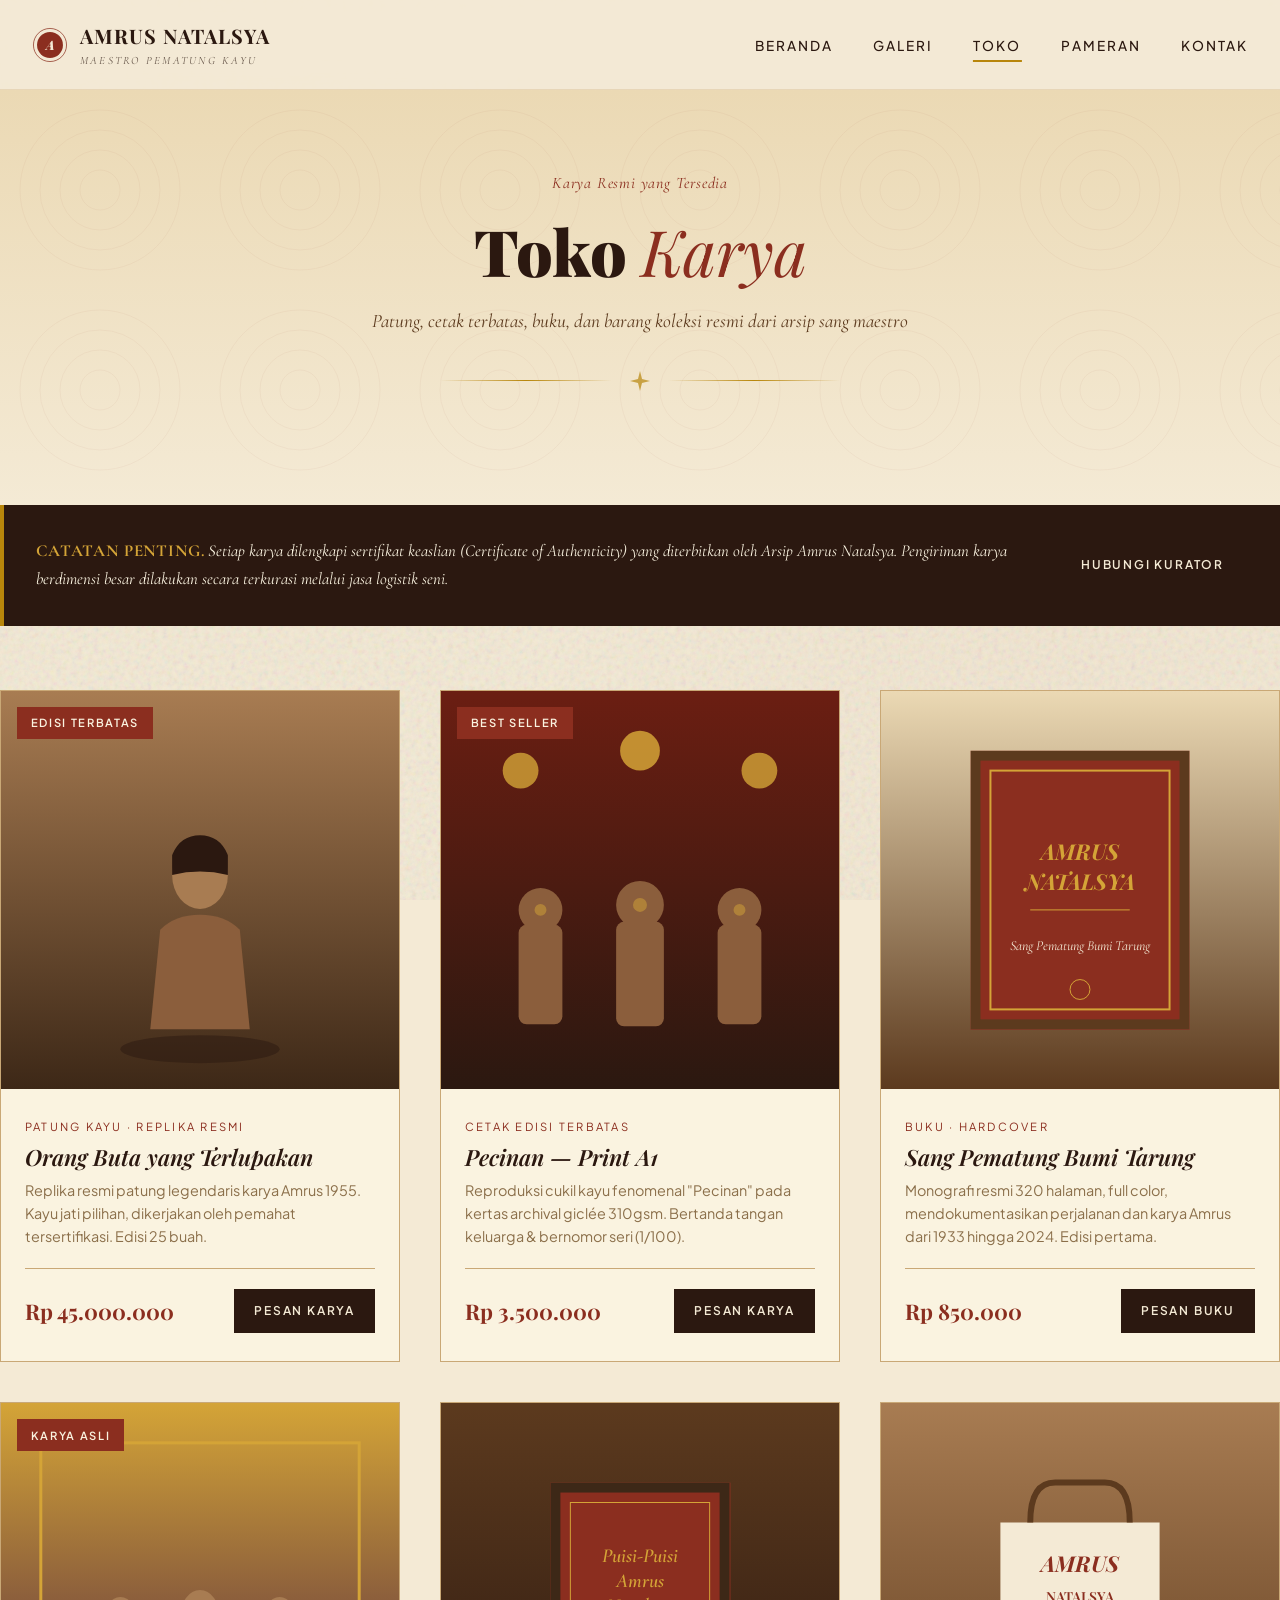
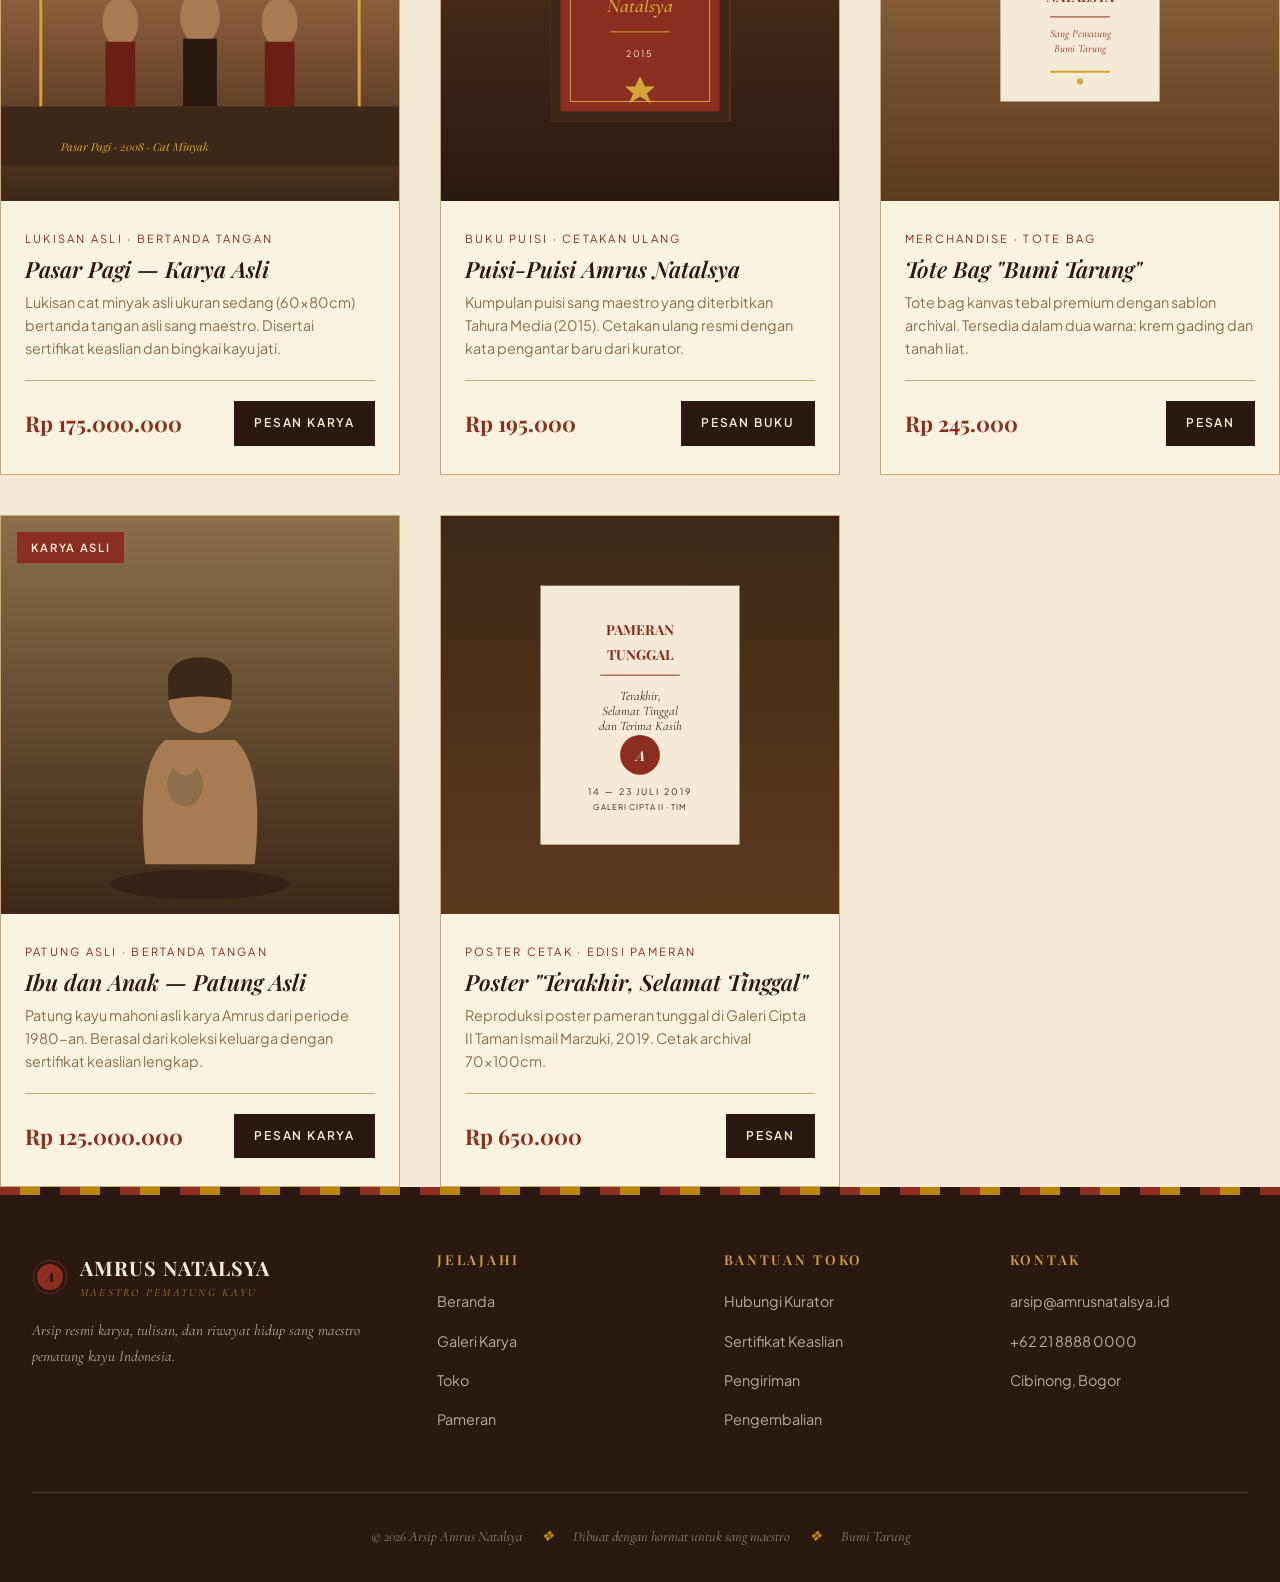
<file: shop.html>
<!DOCTYPE html>
<html lang="id">
<head>
  <meta charset="UTF-8">
  <meta name="viewport" content="width=device-width, initial-scale=1.0">
  <title>Toko — Amrus Natalsya</title>
  <meta name="description" content="Karya patung, lukisan, cetak, dan merchandise dari maestro Amrus Natalsya yang tersedia untuk dimiliki.">
  <link rel="stylesheet" href="css/base.css">
  <link rel="stylesheet" href="css/navbar.css">
  <link rel="stylesheet" href="css/page-header.css">
  <link rel="stylesheet" href="css/shop.css">
  <link rel="stylesheet" href="css/footer.css">
  <link rel="stylesheet" href="css/animations.css">
  <link rel="stylesheet" href="css/responsive.css">
  <link rel="icon" type="image/svg+xml" href="data:image/svg+xml,%3Csvg xmlns='http://www.w3.org/2000/svg' viewBox='0 0 100 100'%3E%3Ccircle cx='50' cy='50' r='40' fill='%238b2e1f'/%3E%3Ctext x='50' y='62' text-anchor='middle' fill='%23f4ead5' font-family='serif' font-size='40' font-weight='bold' font-style='italic'%3EA%3C/text%3E%3C/svg%3E">
  <style>
    /* === FIX HEADER KEPOTONG === */
    .navbar {
      height: 90px !important;
    }
    .nav-container {
      height: 100% !important;
      padding: 0 2rem !important;
    }
    .page-header {
      margin-top: 90px !important;
      padding: 5rem 2rem 5rem !important;
    }
  </style>
</head>
<body>

  <!-- ============== NAVIGATION ============== -->
  <nav class="navbar" id="navbar">
    <div class="nav-container">
      <a href="index.html" class="logo">
        <svg class="logo-mark" viewBox="0 0 100 100">
          <circle cx="50" cy="50" r="46" fill="none" stroke="currentColor" stroke-width="2"/>
          <circle cx="50" cy="50" r="36" fill="currentColor"/>
          <text x="50" y="63" text-anchor="middle" fill="#f4ead5" font-family="Playfair Display, serif" font-size="36" font-weight="900" font-style="italic">A</text>
        </svg>
        <div class="logo-text">
          AMRUS NATALSYA
          <span class="subtitle">Maestro Pematung Kayu</span>
        </div>
      </a>

      <ul class="nav-menu" id="navMenu">
        <li><a href="index.html" class="nav-link">Beranda</a></li>
        <li><a href="gallery.html" class="nav-link">Galeri</a></li>
        <li><a href="shop.html" class="nav-link active">Toko</a></li>
        <li><a href="exhibitions.html" class="nav-link">Pameran</a></li>
        <li><a href="contact.html" class="nav-link">Kontak</a></li>
      </ul>

      <button class="nav-toggle" id="navToggle" aria-label="Menu">
        <span></span><span></span><span></span>
      </button>
    </div>
  </nav>

  <!-- ============== PAGE HEADER ============== -->
  <header class="page-header">
    <div class="page-header-content">
      <div class="page-eyebrow">Karya Resmi yang Tersedia</div>
      <h1 class="page-title">Toko <span class="accent">Karya</span></h1>
      <p class="page-subtitle">
        Patung, cetak terbatas, buku, dan barang koleksi resmi dari arsip sang maestro
      </p>
      <div class="batik-divider">
        <div class="line"></div>
        <svg class="ornament" viewBox="0 0 24 24"><path d="M12 2 L14 10 L22 12 L14 14 L12 22 L10 14 L2 12 L10 10 Z"/></svg>
        <div class="line"></div>
      </div>
    </div>
  </header>

  <!-- ============== SHOP ============== -->
  <section class="shop-section">
    <div class="section-container">

      <div class="shop-banner">
        <div class="shop-banner-text">
          <strong>CATATAN PENTING.</strong> Setiap karya dilengkapi sertifikat keaslian (Certificate of Authenticity)
          yang diterbitkan oleh Arsip Amrus Natalsya. Pengiriman karya berdimensi besar dilakukan secara
          terkurasi melalui jasa logistik seni.
        </div>
        <a href="https://wa.me/6285280094466?text=Halo%20Kurator%2C%20saya%20ingin%20bertanya%20tentang%20koleksi%20karya%20Amrus%20Natalsya." target="_blank" rel="noopener" class="shop-btn" style="text-decoration: none; padding: 1rem 1.5rem;">
          Hubungi Kurator
        </a>
      </div>

      <div class="shop-grid">

        <!-- Item 1 -->
        <div class="shop-card">
          <div class="shop-card-badge">Edisi Terbatas</div>
          <div class="shop-card-image">
            <svg viewBox="0 0 400 400" xmlns="http://www.w3.org/2000/svg">
              <defs>
                <linearGradient id="s1" x1="0" y1="0" x2="0" y2="1">
                  <stop offset="0" stop-color="#a87c52"/>
                  <stop offset="1" stop-color="#3d2817"/>
                </linearGradient>
              </defs>
              <rect width="400" height="400" fill="url(#s1)"/>
              <g transform="translate(200,210)">
                <ellipse cx="0" cy="150" rx="80" ry="14" fill="#2b1810" opacity="0.5"/>
                <path d="M -50 130 L -40 30 Q -25 15, 0 15 Q 25 15, 40 30 L 50 130 Z" fill="#8b5e3c"/>
                <ellipse cx="0" cy="-25" rx="28" ry="34" fill="#a87c52"/>
                <path d="M -28 -45 Q -20 -65, 0 -65 Q 20 -65, 28 -45 L 28 -25 Q 0 -32, -28 -25 Z" fill="#2b1810"/>
                <line x1="-12" y1="-30" x2="-6" y2="-30" stroke="#2b1810" stroke-width="2"/>
                <line x1="6" y1="-30" x2="12" y2="-30" stroke="#2b1810" stroke-width="2"/>
              </g>
            </svg>
          </div>
          <div class="shop-card-info">
            <span class="shop-card-category">Patung Kayu &middot; Replika Resmi</span>
            <h3 class="shop-card-title">Orang Buta yang Terlupakan</h3>
            <p class="shop-card-desc">
              Replika resmi patung legendaris karya Amrus 1955. Kayu jati pilihan, dikerjakan oleh
              pemahat tersertifikasi. Edisi 25 buah.
            </p>
            <div class="shop-card-footer">
              <div class="shop-card-price">Rp 45.000.000</div>
              <a href="https://wa.me/6285280094466?text=Halo%2C%20saya%20tertarik%20untuk%20memesan%3A%20Orang%20Buta%20yang%20Terlupakan.%20Mohon%20info%20lebih%20lanjut%2C%20terima%20kasih." target="_blank" rel="noopener" class="shop-btn" style="text-decoration:none;display:inline-block;">Pesan Karya</a>
            </div>
          </div>
        </div>

        <!-- Item 2 -->
        <div class="shop-card">
          <div class="shop-card-badge">Best Seller</div>
          <div class="shop-card-image">
            <svg viewBox="0 0 400 400" xmlns="http://www.w3.org/2000/svg">
              <defs>
                <linearGradient id="s2" x1="0" y1="0" x2="0" y2="1">
                  <stop offset="0" stop-color="#6b1e12"/>
                  <stop offset="1" stop-color="#2b1810"/>
                </linearGradient>
              </defs>
              <rect width="400" height="400" fill="url(#s2)"/>
              <g fill="#d4a437">
                <circle cx="80" cy="80" r="18" opacity="0.8"/>
                <circle cx="200" cy="60" r="20" opacity="0.85"/>
                <circle cx="320" cy="80" r="18" opacity="0.8"/>
              </g>
              <g fill="#8b5e3c">
                <circle cx="100" cy="220" r="22"/>
                <rect x="78" y="235" width="44" height="100" rx="8"/>
                <circle cx="200" cy="215" r="24"/>
                <rect x="176" y="232" width="48" height="105" rx="8"/>
                <circle cx="300" cy="220" r="22"/>
                <rect x="278" y="235" width="44" height="100" rx="8"/>
              </g>
              <g fill="#d4a437" opacity="0.5">
                <circle cx="100" cy="220" r="6"/>
                <circle cx="200" cy="215" r="7"/>
                <circle cx="300" cy="220" r="6"/>
              </g>
            </svg>
          </div>
          <div class="shop-card-info">
            <span class="shop-card-category">Cetak Edisi Terbatas</span>
            <h3 class="shop-card-title">Pecinan — Print A1</h3>
            <p class="shop-card-desc">
              Reproduksi cukil kayu fenomenal "Pecinan" pada kertas archival giclée 310gsm.
              Bertanda tangan keluarga &amp; bernomor seri (1/100).
            </p>
            <div class="shop-card-footer">
              <div class="shop-card-price">Rp 3.500.000</div>
              <a href="https://wa.me/6285280094466?text=Halo%2C%20saya%20tertarik%20untuk%20memesan%3A%20Pecinan%20%E2%80%94%20Print%20A1.%20Mohon%20info%20lebih%20lanjut%2C%20terima%20kasih." target="_blank" rel="noopener" class="shop-btn" style="text-decoration:none;display:inline-block;">Pesan Karya</a>
            </div>
          </div>
        </div>

        <!-- Item 3 -->
        <div class="shop-card">
          <div class="shop-card-image">
            <svg viewBox="0 0 400 400" xmlns="http://www.w3.org/2000/svg">
              <defs>
                <linearGradient id="s3" x1="0" y1="0" x2="0" y2="1">
                  <stop offset="0" stop-color="#ebd9b4"/>
                  <stop offset="1" stop-color="#5c3a1e"/>
                </linearGradient>
              </defs>
              <rect width="400" height="400" fill="url(#s3)"/>
              <g transform="translate(200,200)">
                <rect x="-110" y="-140" width="220" height="280" fill="#5c3a1e"/>
                <rect x="-100" y="-130" width="200" height="260" fill="#8b2e1f"/>
                <rect x="-90" y="-120" width="180" height="240" fill="none" stroke="#d4a437" stroke-width="2"/>
                <text x="0" y="-30" text-anchor="middle" fill="#d4a437" font-family="Playfair Display, serif" font-size="22" font-weight="700" font-style="italic">AMRUS</text>
                <text x="0" y="0" text-anchor="middle" fill="#d4a437" font-family="Playfair Display, serif" font-size="22" font-weight="700" font-style="italic">NATALSYA</text>
                <line x1="-50" y1="20" x2="50" y2="20" stroke="#d4a437" stroke-width="1"/>
                <text x="0" y="60" text-anchor="middle" fill="#f4ead5" font-family="Cormorant Garamond, serif" font-size="14" font-style="italic">Sang Pematung Bumi Tarung</text>
                <circle cx="0" cy="100" r="10" fill="none" stroke="#d4a437" stroke-width="1"/>
              </g>
            </svg>
          </div>
          <div class="shop-card-info">
            <span class="shop-card-category">Buku &middot; Hardcover</span>
            <h3 class="shop-card-title">Sang Pematung Bumi Tarung</h3>
            <p class="shop-card-desc">
              Monografi resmi 320 halaman, full color, mendokumentasikan perjalanan dan karya Amrus
              dari 1933 hingga 2024. Edisi pertama.
            </p>
            <div class="shop-card-footer">
              <div class="shop-card-price">Rp 850.000</div>
              <a href="https://wa.me/6285280094466?text=Halo%2C%20saya%20tertarik%20untuk%20memesan%3A%20Sang%20Pematung%20Bumi%20Tarung.%20Mohon%20info%20lebih%20lanjut%2C%20terima%20kasih." target="_blank" rel="noopener" class="shop-btn" style="text-decoration:none;display:inline-block;">Pesan Buku</a>
            </div>
          </div>
        </div>

        <!-- Item 4 -->
        <div class="shop-card">
          <div class="shop-card-badge">Karya Asli</div>
          <div class="shop-card-image">
            <svg viewBox="0 0 400 400" xmlns="http://www.w3.org/2000/svg">
              <defs>
                <linearGradient id="s4" x1="0" y1="0" x2="0" y2="1">
                  <stop offset="0" stop-color="#d4a437"/>
                  <stop offset="0.5" stop-color="#8b5e3c"/>
                  <stop offset="1" stop-color="#3d2817"/>
                </linearGradient>
              </defs>
              <rect width="400" height="400" fill="url(#s4)"/>
              <rect x="40" y="40" width="320" height="320" fill="none" stroke="#d4a437" stroke-width="3"/>
              <g>
                <ellipse cx="120" cy="220" rx="18" ry="25" fill="#a87c52"/>
                <rect x="105" y="240" width="30" height="65" fill="#6b1e12"/>
                <ellipse cx="200" cy="215" rx="20" ry="27" fill="#a87c52"/>
                <rect x="183" y="237" width="34" height="68" fill="#2b1810"/>
                <ellipse cx="280" cy="220" rx="18" ry="25" fill="#a87c52"/>
                <rect x="265" y="240" width="30" height="65" fill="#6b1e12"/>
              </g>
              <rect y="305" width="400" height="60" fill="#3d2817"/>
              <text x="60" y="350" fill="#d4a437" font-family="Playfair Display, serif" font-size="11" font-style="italic">Pasar Pagi · 2008 · Cat Minyak</text>
            </svg>
          </div>
          <div class="shop-card-info">
            <span class="shop-card-category">Lukisan Asli &middot; Bertanda Tangan</span>
            <h3 class="shop-card-title">Pasar Pagi — Karya Asli</h3>
            <p class="shop-card-desc">
              Lukisan cat minyak asli ukuran sedang (60×80cm) bertanda tangan asli sang maestro.
              Disertai sertifikat keaslian dan bingkai kayu jati.
            </p>
            <div class="shop-card-footer">
              <div class="shop-card-price">Rp 175.000.000</div>
              <a href="https://wa.me/6285280094466?text=Halo%2C%20saya%20tertarik%20untuk%20memesan%3A%20Pasar%20Pagi%20%E2%80%94%20Karya%20Asli.%20Mohon%20info%20lebih%20lanjut%2C%20terima%20kasih." target="_blank" rel="noopener" class="shop-btn" style="text-decoration:none;display:inline-block;">Pesan Karya</a>
            </div>
          </div>
        </div>

        <!-- Item 5 -->
        <div class="shop-card">
          <div class="shop-card-image">
            <svg viewBox="0 0 400 400" xmlns="http://www.w3.org/2000/svg">
              <defs>
                <linearGradient id="s5" x1="0" y1="0" x2="0" y2="1">
                  <stop offset="0" stop-color="#5c3a1e"/>
                  <stop offset="1" stop-color="#2b1810"/>
                </linearGradient>
              </defs>
              <rect width="400" height="400" fill="url(#s5)"/>
              <g transform="translate(200,200)">
                <rect x="-90" y="-120" width="180" height="240" fill="#3d2817"/>
                <rect x="-80" y="-110" width="160" height="220" fill="#8b2e1f"/>
                <rect x="-70" y="-100" width="140" height="200" fill="none" stroke="#d4a437" stroke-width="1"/>
                <text x="0" y="-40" text-anchor="middle" fill="#d4a437" font-family="Cormorant Garamond, serif" font-size="20" font-weight="600" font-style="italic">Puisi-Puisi</text>
                <text x="0" y="-15" text-anchor="middle" fill="#d4a437" font-family="Cormorant Garamond, serif" font-size="20" font-weight="600" font-style="italic">Amrus</text>
                <text x="0" y="10" text-anchor="middle" fill="#d4a437" font-family="Cormorant Garamond, serif" font-size="20" font-weight="600" font-style="italic">Natalsya</text>
                <line x1="-30" y1="30" x2="30" y2="30" stroke="#d4a437" stroke-width="1"/>
                <text x="0" y="55" text-anchor="middle" fill="#f4ead5" font-family="Plus Jakarta Sans, sans-serif" font-size="9" letter-spacing="2">2015</text>
                <path d="M 0 75 L 5 85 L 15 85 L 7 92 L 11 102 L 0 95 L -11 102 L -7 92 L -15 85 L -5 85 Z" fill="#d4a437"/>
              </g>
            </svg>
          </div>
          <div class="shop-card-info">
            <span class="shop-card-category">Buku Puisi &middot; Cetakan Ulang</span>
            <h3 class="shop-card-title">Puisi-Puisi Amrus Natalsya</h3>
            <p class="shop-card-desc">
              Kumpulan puisi sang maestro yang diterbitkan Tahura Media (2015). Cetakan ulang resmi
              dengan kata pengantar baru dari kurator.
            </p>
            <div class="shop-card-footer">
              <div class="shop-card-price">Rp 195.000</div>
              <a href="https://wa.me/6285280094466?text=Halo%2C%20saya%20tertarik%20untuk%20memesan%3A%20Puisi-Puisi%20Amrus%20Natalsya.%20Mohon%20info%20lebih%20lanjut%2C%20terima%20kasih." target="_blank" rel="noopener" class="shop-btn" style="text-decoration:none;display:inline-block;">Pesan Buku</a>
            </div>
          </div>
        </div>

        <!-- Item 6 -->
        <div class="shop-card">
          <div class="shop-card-image">
            <svg viewBox="0 0 400 400" xmlns="http://www.w3.org/2000/svg">
              <defs>
                <linearGradient id="s6" x1="0" y1="0" x2="0" y2="1">
                  <stop offset="0" stop-color="#a87c52"/>
                  <stop offset="1" stop-color="#5c3a1e"/>
                </linearGradient>
              </defs>
              <rect width="400" height="400" fill="url(#s6)"/>
              <g transform="translate(200,200)">
                <path d="M -80 -80 L -80 100 L 80 100 L 80 -80 Z" fill="#f4ead5"/>
                <path d="M -50 -80 Q -50 -120, -25 -120 L 25 -120 Q 50 -120, 50 -80" fill="none" stroke="#5c3a1e" stroke-width="6"/>
                <text x="0" y="-30" text-anchor="middle" fill="#8b2e1f" font-family="Playfair Display, serif" font-size="22" font-weight="700" font-style="italic">AMRUS</text>
                <text x="0" y="0" text-anchor="middle" fill="#8b2e1f" font-family="Playfair Display, serif" font-size="14" font-weight="600">NATALSYA</text>
                <line x1="-30" y1="15" x2="30" y2="15" stroke="#8b2e1f" stroke-width="1"/>
                <text x="0" y="35" text-anchor="middle" fill="#8b2e1f" font-family="Cormorant Garamond, serif" font-size="11" font-style="italic">Sang Pematung</text>
                <text x="0" y="50" text-anchor="middle" fill="#8b2e1f" font-family="Cormorant Garamond, serif" font-size="11" font-style="italic">Bumi Tarung</text>
                <path d="M -30 70 L 30 70" stroke="#d4a437" stroke-width="2"/>
                <circle cx="0" cy="80" r="3" fill="#d4a437"/>
              </g>
            </svg>
          </div>
          <div class="shop-card-info">
            <span class="shop-card-category">Merchandise &middot; Tote Bag</span>
            <h3 class="shop-card-title">Tote Bag "Bumi Tarung"</h3>
            <p class="shop-card-desc">
              Tote bag kanvas tebal premium dengan sablon archival. Tersedia dalam dua warna:
              krem gading dan tanah liat.
            </p>
            <div class="shop-card-footer">
              <div class="shop-card-price">Rp 245.000</div>
              <a href="https://wa.me/6285280094466?text=Halo%2C%20saya%20tertarik%20untuk%20memesan%3A%20Tote%20Bag%20%22Bumi%20Tarung%22.%20Mohon%20info%20lebih%20lanjut%2C%20terima%20kasih." target="_blank" rel="noopener" class="shop-btn" style="text-decoration:none;display:inline-block;">Pesan</a>
            </div>
          </div>
        </div>

        <!-- Item 7 -->
        <div class="shop-card">
          <div class="shop-card-badge">Karya Asli</div>
          <div class="shop-card-image">
            <svg viewBox="0 0 400 400" xmlns="http://www.w3.org/2000/svg">
              <defs>
                <linearGradient id="s7" x1="0" y1="0" x2="0" y2="1">
                  <stop offset="0" stop-color="#8b6f4a"/>
                  <stop offset="1" stop-color="#3d2817"/>
                </linearGradient>
              </defs>
              <rect width="400" height="400" fill="url(#s7)"/>
              <g transform="translate(200,210)">
                <ellipse cx="0" cy="160" rx="90" ry="15" fill="#2b1810" opacity="0.5"/>
                <path d="M -55 140 Q -65 40, -35 15 L 35 15 Q 65 40, 55 140 Z" fill="#a87c52"/>
                <ellipse cx="0" cy="-30" rx="32" ry="38" fill="#a87c52"/>
                <path d="M -32 -50 Q -25 -68, 0 -68 Q 25 -68, 32 -50 L 32 -25 Q 0 -32, -32 -25 Z" fill="#3d2817"/>
                <ellipse cx="-15" cy="60" rx="18" ry="22" fill="#8b6f4a"/>
                <ellipse cx="-15" cy="35" rx="13" ry="16" fill="#a87c52"/>
              </g>
            </svg>
          </div>
          <div class="shop-card-info">
            <span class="shop-card-category">Patung Asli &middot; Bertanda Tangan</span>
            <h3 class="shop-card-title">Ibu dan Anak — Patung Asli</h3>
            <p class="shop-card-desc">
              Patung kayu mahoni asli karya Amrus dari periode 1980-an. Berasal dari koleksi keluarga
              dengan sertifikat keaslian lengkap.
            </p>
            <div class="shop-card-footer">
              <div class="shop-card-price">Rp 125.000.000</div>
              <a href="https://wa.me/6285280094466?text=Halo%2C%20saya%20tertarik%20untuk%20memesan%3A%20Ibu%20dan%20Anak%20%E2%80%94%20Patung%20Asli.%20Mohon%20info%20lebih%20lanjut%2C%20terima%20kasih." target="_blank" rel="noopener" class="shop-btn" style="text-decoration:none;display:inline-block;">Pesan Karya</a>
            </div>
          </div>
        </div>

        <!-- Item 8 -->
        <div class="shop-card">
          <div class="shop-card-image">
            <svg viewBox="0 0 400 400" xmlns="http://www.w3.org/2000/svg">
              <defs>
                <linearGradient id="s8" x1="0" y1="0" x2="0" y2="1">
                  <stop offset="0" stop-color="#3d2817"/>
                  <stop offset="1" stop-color="#5c3a1e"/>
                </linearGradient>
              </defs>
              <rect width="400" height="400" fill="url(#s8)"/>
              <g transform="translate(200,200)">
                <rect x="-100" y="-130" width="200" height="260" fill="#f4ead5"/>
                <text x="0" y="-80" text-anchor="middle" fill="#8b2e1f" font-family="Playfair Display, serif" font-size="14" font-weight="700">PAMERAN</text>
                <text x="0" y="-55" text-anchor="middle" fill="#8b2e1f" font-family="Playfair Display, serif" font-size="14" font-weight="700">TUNGGAL</text>
                <line x1="-40" y1="-40" x2="40" y2="-40" stroke="#8b2e1f" stroke-width="1"/>
                <text x="0" y="-15" text-anchor="middle" fill="#3d2817" font-family="Cormorant Garamond, serif" font-size="13" font-style="italic">Terakhir,</text>
                <text x="0" y="0" text-anchor="middle" fill="#3d2817" font-family="Cormorant Garamond, serif" font-size="13" font-style="italic">Selamat Tinggal</text>
                <text x="0" y="15" text-anchor="middle" fill="#3d2817" font-family="Cormorant Garamond, serif" font-size="13" font-style="italic">dan Terima Kasih</text>
                <circle cx="0" cy="40" r="20" fill="#8b2e1f"/>
                <text x="0" y="46" text-anchor="middle" fill="#f4ead5" font-family="Playfair Display, serif" font-size="14" font-weight="700" font-style="italic">A</text>
                <text x="0" y="80" text-anchor="middle" fill="#3d2817" font-family="Plus Jakarta Sans, sans-serif" font-size="9" letter-spacing="2">14 — 23 JULI 2019</text>
                <text x="0" y="95" text-anchor="middle" fill="#3d2817" font-family="Plus Jakarta Sans, sans-serif" font-size="8" letter-spacing="1">GALERI CIPTA II · TIM</text>
              </g>
            </svg>
          </div>
          <div class="shop-card-info">
            <span class="shop-card-category">Poster Cetak &middot; Edisi Pameran</span>
            <h3 class="shop-card-title">Poster "Terakhir, Selamat Tinggal"</h3>
            <p class="shop-card-desc">
              Reproduksi poster pameran tunggal di Galeri Cipta II Taman Ismail Marzuki, 2019.
              Cetak archival 70×100cm.
            </p>
            <div class="shop-card-footer">
              <div class="shop-card-price">Rp 650.000</div>
              <a href="https://wa.me/6285280094466?text=Halo%2C%20saya%20tertarik%20untuk%20memesan%3A%20Poster%20%22Terakhir%2C%20Selamat%20Tinggal%22.%20Mohon%20info%20lebih%20lanjut%2C%20terima%20kasih." target="_blank" rel="noopener" class="shop-btn" style="text-decoration:none;display:inline-block;">Pesan</a>
            </div>
          </div>
        </div>

      </div>
    </div>
  </section>

  <!-- ============== FOOTER ============== -->
  <footer>
    <div class="footer-pattern"></div>
    <div class="footer-container">
      <div class="footer-brand">
        <a href="index.html" class="logo">
          <svg class="logo-mark" viewBox="0 0 100 100" style="fill: var(--accent-gold-light);">
            <circle cx="50" cy="50" r="46" fill="none" stroke="currentColor" stroke-width="2"/>
            <circle cx="50" cy="50" r="36" fill="currentColor"/>
            <text x="50" y="63" text-anchor="middle" fill="#2b1810" font-family="Playfair Display, serif" font-size="36" font-weight="900" font-style="italic">A</text>
          </svg>
          <div class="logo-text" style="color: var(--bg-primary);">
            AMRUS NATALSYA
            <span class="subtitle" style="color: var(--accent-gold-light);">Maestro Pematung Kayu</span>
          </div>
        </a>
        <p>Arsip resmi karya, tulisan, dan riwayat hidup sang maestro pematung kayu Indonesia.</p>
      </div>

      <div class="footer-col">
        <h4>Jelajahi</h4>
        <ul>
          <li><a href="index.html">Beranda</a></li>
          <li><a href="gallery.html">Galeri Karya</a></li>
          <li><a href="shop.html">Toko</a></li>
          <li><a href="exhibitions.html">Pameran</a></li>
        </ul>
      </div>

      <div class="footer-col">
        <h4>Bantuan Toko</h4>
        <ul>
          <li><a href="contact.html">Hubungi Kurator</a></li>
          <li><a href="#">Sertifikat Keaslian</a></li>
          <li><a href="#">Pengiriman</a></li>
          <li><a href="#">Pengembalian</a></li>
        </ul>
      </div>

      <div class="footer-col">
        <h4>Kontak</h4>
        <ul>
          <li><a href="mailto:arsip@amrusnatalsya.id">arsip@amrusnatalsya.id</a></li>
          <li><a href="#">+62 21 8888 0000</a></li>
          <li><a href="#">Cibinong, Bogor</a></li>
        </ul>
      </div>
    </div>

    <div class="footer-bottom">
      &copy; 2026 Arsip Amrus Natalsya
      <span class="ornament">&#10070;</span>
      Dibuat dengan hormat untuk sang maestro
      <span class="ornament">&#10070;</span>
      Bumi Tarung
    </div>
  </footer>

  <script src="js/navbar.js"></script>
</body>
</html>
</file>
<file: css/base.css>
/* ==========================================================================
   AMRUS NATALSYA — Website Biografi
   Tema: Tradisional Indonesia (Earth tones, batik motifs, klasik elegan)
   ========================================================================== */

@import url('https://fonts.googleapis.com/css2?family=Playfair+Display:ital,wght@0,400;0,600;0,700;0,900;1,400&family=Cormorant+Garamond:ital,wght@0,300;0,400;0,500;0,600;1,400&family=Plus+Jakarta+Sans:wght@300;400;500;600;700&display=swap');

:root {
  /* Palette: tanah, kayu, batik, emas */
  --bg-primary: #f4ead5;        /* gading / krem batik */
  --bg-secondary: #ebd9b4;      /* kuning tua sogan */
  --bg-dark: #2b1810;           /* coklat tua, tinta wenter */
  --bg-paper: #faf3e0;          /* kertas kuno */

  --accent-red: #8b2e1f;        /* merah bata, tanah liat */
  --accent-red-dark: #6b1e12;
  --accent-gold: #b8860b;       /* emas tua, prada */
  --accent-gold-light: #d4a437;
  --accent-brown: #5c3a1e;      /* coklat sogan */
  --accent-brown-light: #8b5e3c;

  --text-primary: #2b1810;
  --text-secondary: #5c3a1e;
  --text-muted: #8b6f4a;
  --text-light: #faf3e0;

  --border-color: #c9a876;

  --font-display: 'Playfair Display', serif;
  --font-serif: 'Cormorant Garamond', serif;
  --font-body: 'Plus Jakarta Sans', sans-serif;

  --shadow-sm: 0 2px 8px rgba(43, 24, 16, 0.08);
  --shadow-md: 0 8px 24px rgba(43, 24, 16, 0.12);
  --shadow-lg: 0 20px 60px rgba(43, 24, 16, 0.18);

  --transition: 0.4s cubic-bezier(0.25, 0.46, 0.45, 0.94);
}

* {
  margin: 0;
  padding: 0;
  box-sizing: border-box;
}

html {
  scroll-behavior: smooth;
}

body {
  font-family: var(--font-body);
  background: var(--bg-primary);
  color: var(--text-primary);
  line-height: 1.7;
  overflow-x: hidden;
  position: relative;
}

/* Tekstur kertas batik subtle pada background */
body::before {
  content: '';
  position: fixed;
  inset: 0;
  background-image:
    radial-gradient(circle at 20% 30%, rgba(184, 134, 11, 0.04) 0%, transparent 40%),
    radial-gradient(circle at 80% 70%, rgba(139, 46, 31, 0.04) 0%, transparent 40%),
    url("data:image/svg+xml,%3Csvg viewBox='0 0 200 200' xmlns='http://www.w3.org/2000/svg'%3E%3Cfilter id='noiseFilter'%3E%3CfeTurbulence type='fractalNoise' baseFrequency='0.85' numOctaves='3' stitchTiles='stitch'/%3E%3C/filter%3E%3Crect width='100%25' height='100%25' filter='url(%23noiseFilter)' opacity='0.4'/%3E%3C/svg%3E");
  pointer-events: none;
  z-index: 1;
  opacity: 0.5;
}

main, header, footer, nav {
  position: relative;
  z-index: 2;
}

/* ==========================================================================
   TYPOGRAPHY
   ========================================================================== */
h1, h2, h3, h4 {
  font-family: var(--font-display);
  font-weight: 700;
  line-height: 1.2;
  color: var(--text-primary);
}

.display-title {
  font-family: var(--font-display);
  font-style: italic;
  font-weight: 400;
}

p {
  font-family: var(--font-body);
  color: var(--text-secondary);
}

a {
  color: var(--accent-red);
  text-decoration: none;
  transition: color var(--transition);
}

a:hover {
  color: var(--accent-gold);
}

/* ==========================================================================
   ORNAMEN / BATIK PATTERNS (sebagai dekorasi via SVG)
   ========================================================================== */
.batik-divider {
  display: flex;
  align-items: center;
  justify-content: center;
  gap: 1.5rem;
  margin: 3rem auto;
  max-width: 600px;
}

.batik-divider .line {
  flex: 1;
  height: 1px;
  background: linear-gradient(90deg, transparent, var(--border-color), transparent);
}

.batik-divider .ornament {
  width: 28px;
  height: 28px;
  fill: var(--accent-gold);
  opacity: 0.7;
}
</file>
<file: css/navbar.css>
/* ==========================================================================
   NAVIGATION
   ========================================================================== */
.navbar {
  position: fixed;
  top: 0;
  left: 0;
  right: 0;
  z-index: 100;
  height: 90px;
  background: rgba(244, 234, 213, 0.92);
  backdrop-filter: blur(12px);
  -webkit-backdrop-filter: blur(12px);
  border-bottom: 1px solid rgba(201, 168, 118, 0.3);
  transition: background var(--transition), border-color var(--transition);
}

.navbar.scrolled {
  background: rgba(43, 24, 16, 0.95);
  border-bottom-color: rgba(212, 164, 55, 0.3);
}

.navbar.scrolled .nav-link,
.navbar.scrolled .logo-text {
  color: var(--bg-primary);
}

.navbar.scrolled .logo-mark {
  fill: var(--accent-gold-light);
}

.nav-container {
  max-width: 1400px;
  height: 100%;
  margin: 0 auto;
  padding: 0 2rem;
  display: flex;
  justify-content: space-between;
  align-items: center;
}

.logo {
  display: flex;
  align-items: center;
  gap: 0.75rem;
  text-decoration: none;
}

.logo-mark {
  width: 36px;
  height: 36px;
  fill: var(--accent-red);
  transition: fill var(--transition);
}

.logo-text {
  font-family: var(--font-display);
  font-weight: 700;
  font-size: 1.25rem;
  letter-spacing: 0.05em;
  color: var(--text-primary);
  transition: color var(--transition);
}

.logo-text .subtitle {
  display: block;
  font-family: var(--font-serif);
  font-style: italic;
  font-weight: 400;
  font-size: 0.7rem;
  letter-spacing: 0.2em;
  text-transform: uppercase;
  opacity: 0.7;
  margin-top: -2px;
}

.nav-menu {
  display: flex;
  gap: 2.5rem;
  list-style: none;
  align-items: center;
  margin: 0;
  padding: 0;
}

.nav-link {
  font-family: var(--font-body);
  font-size: 0.85rem;
  font-weight: 500;
  letter-spacing: 0.15em;
  text-transform: uppercase;
  color: var(--text-primary);
  text-decoration: none;
  position: relative;
  padding: 0.5rem 0;
  transition: color var(--transition);
}

.nav-link::after {
  content: '';
  position: absolute;
  bottom: 0;
  left: 50%;
  transform: translateX(-50%);
  width: 0;
  height: 2px;
  background: var(--accent-gold);
  transition: width var(--transition);
}

.nav-link:hover::after,
.nav-link.active::after {
  width: 100%;
}

.nav-toggle {
  display: none;
  background: none;
  border: none;
  cursor: pointer;
  padding: 0.5rem;
  flex-direction: column;
  gap: 5px;
}

.nav-toggle span {
  width: 26px;
  height: 2px;
  background: var(--text-primary);
  transition: all var(--transition);
}

.navbar.scrolled .nav-toggle span {
  background: var(--bg-primary);
}
</file>
<file: css/hero.css>
/* ==========================================================================
   HERO SECTION
   ========================================================================== */
.hero {
  min-height: 100vh;
  display: flex;
  align-items: center;
  position: relative;
  padding: 8rem 2rem 4rem;
  overflow: hidden;
}

.hero-bg {
  position: absolute;
  inset: 0;
  background:
    linear-gradient(135deg, rgba(244, 234, 213, 0.85) 0%, rgba(235, 217, 180, 0.75) 100%);
  z-index: 0;
}

.hero-bg::before {
  content: '';
  position: absolute;
  inset: 0;
  background-image: url("data:image/svg+xml;utf8,<svg xmlns='http://www.w3.org/2000/svg' viewBox='0 0 200 200'><g fill='none' stroke='%238b2e1f' stroke-width='0.8' opacity='0.12'><path d='M0 100 Q 50 50, 100 100 T 200 100'/><path d='M0 120 Q 50 70, 100 120 T 200 120'/><path d='M0 80 Q 50 30, 100 80 T 200 80'/><circle cx='50' cy='100' r='3'/><circle cx='100' cy='100' r='3'/><circle cx='150' cy='100' r='3'/></g></svg>");
  background-size: 400px 400px;
  opacity: 0.6;
}

.hero-container {
  max-width: 1400px;
  margin: 0 auto;
  display: grid;
  grid-template-columns: 1.1fr 0.9fr;
  gap: 4rem;
  align-items: center;
  position: relative;
  z-index: 2;
  width: 100%;
}

.hero-text {
  animation: fadeInUp 1s ease-out;
}

.hero-eyebrow {
  display: inline-flex;
  align-items: center;
  gap: 0.75rem;
  font-family: var(--font-serif);
  font-style: italic;
  font-size: 1.05rem;
  color: var(--accent-red);
  margin-bottom: 1.5rem;
  letter-spacing: 0.05em;
}

.hero-eyebrow::before {
  content: '';
  width: 50px;
  height: 1px;
  background: var(--accent-red);
}

.hero-title {
  font-family: var(--font-display);
  font-size: clamp(3rem, 7vw, 6.5rem);
  font-weight: 900;
  line-height: 1;
  margin-bottom: 0.5rem;
  color: var(--text-primary);
}

.hero-title .accent {
  font-style: italic;
  font-weight: 400;
  color: var(--accent-red);
}

.hero-subtitle {
  font-family: var(--font-serif);
  font-size: 1.5rem;
  font-style: italic;
  color: var(--accent-brown);
  margin-bottom: 2rem;
  letter-spacing: 0.02em;
}

.hero-quote {
  font-family: var(--font-serif);
  font-size: 1.15rem;
  line-height: 1.7;
  color: var(--text-secondary);
  margin-bottom: 2.5rem;
  max-width: 540px;
  border-left: 3px solid var(--accent-gold);
  padding-left: 1.5rem;
  font-style: italic;
}

.hero-meta {
  display: flex;
  gap: 2.5rem;
  flex-wrap: wrap;
}

.meta-item {
  border-left: 2px solid var(--accent-gold);
  padding-left: 1rem;
}

.meta-item .label {
  font-family: var(--font-body);
  font-size: 0.7rem;
  letter-spacing: 0.2em;
  text-transform: uppercase;
  color: var(--text-muted);
  margin-bottom: 0.25rem;
}

.meta-item .value {
  font-family: var(--font-display);
  font-size: 1.05rem;
  font-weight: 600;
  color: var(--text-primary);
}

/* Hero portrait — illustration via SVG */
.hero-visual {
  position: relative;
  animation: fadeInRight 1.2s ease-out;
}

.portrait-frame {
  position: relative;
  aspect-ratio: 4/5;
  background: var(--bg-secondary);
  border: 1px solid var(--border-color);
  box-shadow: var(--shadow-lg);
  overflow: hidden;
}

.portrait-frame::before,
.portrait-frame::after {
  content: '';
  position: absolute;
  width: 30px;
  height: 30px;
  border: 2px solid var(--accent-gold);
}

.portrait-frame::before {
  top: 12px;
  left: 12px;
  border-right: none;
  border-bottom: none;
}

.portrait-frame::after {
  bottom: 12px;
  right: 12px;
  border-left: none;
  border-top: none;
}

.portrait-svg {
  width: 100%;
  height: 100%;
  display: block;
}

.portrait-tag {
  position: absolute;
  bottom: -30px;
  right: -20px;
  background: var(--bg-dark);
  color: var(--text-light);
  padding: 1rem 1.5rem;
  font-family: var(--font-display);
  font-style: italic;
  font-size: 1.1rem;
  box-shadow: var(--shadow-md);
  border-left: 3px solid var(--accent-gold);
}

.portrait-tag .tag-line {
  display: block;
  font-family: var(--font-body);
  font-size: 0.7rem;
  letter-spacing: 0.2em;
  text-transform: uppercase;
  color: var(--accent-gold-light);
  margin-bottom: 0.25rem;
  font-style: normal;
}

/* ==========================================================================
</file>
<file: css/home.css>
BIOGRAFI SECTION (Homepage)
   ========================================================================== */
.bio-section {
  background: var(--bg-paper);
  border-top: 1px solid var(--border-color);
  border-bottom: 1px solid var(--border-color);
}

.bio-grid {
  display: grid;
  grid-template-columns: 1fr 1fr;
  gap: 5rem;
  align-items: start;
}

.bio-text h3 {
  font-family: var(--font-display);
  font-size: 2rem;
  margin-bottom: 1.5rem;
  color: var(--text-primary);
}

.bio-text h3 .accent {
  font-style: italic;
  color: var(--accent-red);
}

.bio-text p {
  font-family: var(--font-serif);
  font-size: 1.1rem;
  line-height: 1.8;
  margin-bottom: 1.25rem;
  color: var(--text-secondary);
}

.bio-text p:first-of-type::first-letter {
  font-family: var(--font-display);
  font-size: 4.5rem;
  font-weight: 700;
  float: left;
  line-height: 1;
  padding: 0.3rem 0.8rem 0 0;
  color: var(--accent-red);
}

.bio-stats {
  display: grid;
  grid-template-columns: repeat(2, 1fr);
  gap: 1.5rem;
  margin-top: 2rem;
}

.stat-card {
  background: var(--bg-primary);
  border: 1px solid var(--border-color);
  padding: 2rem 1.5rem;
  text-align: center;
  transition: all var(--transition);
  position: relative;
  overflow: hidden;
}

.stat-card::before {
  content: '';
  position: absolute;
  top: 0;
  left: 0;
  right: 0;
  height: 3px;
  background: var(--accent-gold);
  transform: scaleX(0);
  transform-origin: left;
  transition: transform var(--transition);
}

.stat-card:hover::before {
  transform: scaleX(1);
}

.stat-card:hover {
  transform: translateY(-4px);
  box-shadow: var(--shadow-md);
}

.stat-number {
  font-family: var(--font-display);
  font-size: 3rem;
  font-weight: 900;
  color: var(--accent-red);
  line-height: 1;
  margin-bottom: 0.5rem;
}

.stat-label {
  font-family: var(--font-body);
  font-size: 0.75rem;
  letter-spacing: 0.2em;
  text-transform: uppercase;
  color: var(--text-muted);
}

/* ==========================================================================
   TIMELINE SECTION
   ========================================================================== */
.timeline-section {
  background: var(--bg-primary);
}

.timeline {
  position: relative;
  max-width: 900px;
  margin: 0 auto;
  padding: 2rem 0;
}

.timeline::before {
  content: '';
  position: absolute;
  left: 50%;
  top: 0;
  bottom: 0;
  width: 2px;
  background: linear-gradient(180deg, transparent, var(--accent-gold) 10%, var(--accent-gold) 90%, transparent);
  transform: translateX(-50%);
}

.timeline-item {
  position: relative;
  width: 50%;
  padding: 1.5rem 3rem;
  opacity: 0;
  transform: translateY(30px);
  transition: all 0.8s ease-out;
}

.timeline-item.visible {
  opacity: 1;
  transform: translateY(0);
}

.timeline-item:nth-child(odd) {
  left: 0;
  text-align: right;
}

.timeline-item:nth-child(even) {
  left: 50%;
}

.timeline-item::before {
  content: '';
  position: absolute;
  top: 2rem;
  width: 16px;
  height: 16px;
  background: var(--bg-primary);
  border: 3px solid var(--accent-red);
  border-radius: 50%;
  z-index: 2;
}

.timeline-item:nth-child(odd)::before {
  right: -8px;
}

.timeline-item:nth-child(even)::before {
  left: -8px;
}

.timeline-content {
  background: var(--bg-paper);
  padding: 1.75rem 2rem;
  border: 1px solid var(--border-color);
  box-shadow: var(--shadow-sm);
  position: relative;
  transition: all var(--transition);
}

.timeline-content:hover {
  box-shadow: var(--shadow-md);
  transform: translateY(-2px);
}

.timeline-year {
  font-family: var(--font-display);
  font-size: 1.5rem;
  font-weight: 700;
  color: var(--accent-red);
  margin-bottom: 0.5rem;
  font-style: italic;
}

.timeline-title {
  font-family: var(--font-display);
  font-size: 1.15rem;
  font-weight: 600;
  color: var(--text-primary);
  margin-bottom: 0.5rem;
}

.timeline-text {
  font-family: var(--font-body);
  font-size: 0.95rem;
  color: var(--text-secondary);
  line-height: 1.6;
}
</file>
<file: css/press.css>
/* ==========================================================================
   PRESS / KUTIPAN SECTION
   ========================================================================== */
.press-section {
  background: var(--bg-dark);
  color: var(--text-light);
  position: relative;
  overflow: hidden;
}

.press-section::before {
  content: '';
  position: absolute;
  inset: 0;
  background-image: url("data:image/svg+xml;utf8,<svg xmlns='http://www.w3.org/2000/svg' viewBox='0 0 100 100'><g fill='none' stroke='%23d4a437' stroke-width='0.5' opacity='0.1'><path d='M0 50 Q 25 25, 50 50 T 100 50'/><path d='M0 60 Q 25 35, 50 60 T 100 60'/><path d='M0 40 Q 25 15, 50 40 T 100 40'/></g></svg>");
  background-size: 300px 300px;
}

.press-section .section-title,
.press-section .section-description {
  color: var(--text-light);
}

.press-section .section-title .accent {
  color: var(--accent-gold-light);
}

.quote-grid {
  display: grid;
  grid-template-columns: repeat(auto-fit, minmax(320px, 1fr));
  gap: 2rem;
  position: relative;
  z-index: 2;
}

.quote-card {
  background: rgba(244, 234, 213, 0.05);
  border: 1px solid rgba(212, 164, 55, 0.2);
  padding: 2.5rem 2rem;
  position: relative;
  backdrop-filter: blur(8px);
}

.quote-card::before {
  content: '"';
  position: absolute;
  top: 0.5rem;
  left: 1.5rem;
  font-family: var(--font-display);
  font-size: 5rem;
  color: var(--accent-gold);
  line-height: 1;
  opacity: 0.4;
}

.quote-text {
  font-family: var(--font-serif);
  font-style: italic;
  font-size: 1.05rem;
  line-height: 1.7;
  margin: 1.5rem 0 1.5rem;
  color: var(--bg-primary);
}

.quote-source {
  font-family: var(--font-body);
  font-size: 0.8rem;
  letter-spacing: 0.15em;
  text-transform: uppercase;
  color: var(--accent-gold-light);
  font-weight: 500;
}
</file>
<file: css/footer.css>
/* ==========================================================================
   FOOTER
   ========================================================================== */
footer {
  background: var(--bg-dark);
  color: var(--text-light);
  padding: 4rem 2rem 2rem;
  position: relative;
}

.footer-pattern {
  position: absolute;
  top: 0;
  left: 0;
  right: 0;
  height: 8px;
  background: repeating-linear-gradient(
    90deg,
    var(--accent-red) 0,
    var(--accent-red) 20px,
    var(--accent-gold) 20px,
    var(--accent-gold) 40px,
    var(--bg-dark) 40px,
    var(--bg-dark) 60px
  );
}

.footer-container {
  max-width: 1300px;
  margin: 0 auto;
  display: grid;
  grid-template-columns: 1.5fr 1fr 1fr 1fr;
  gap: 3rem;
  margin-bottom: 3rem;
}

.footer-brand .logo-text {
  color: var(--bg-primary);
}

.footer-brand p {
  font-family: var(--font-serif);
  font-style: italic;
  font-size: 0.95rem;
  line-height: 1.7;
  color: rgba(244, 234, 213, 0.7);
  margin-top: 1rem;
}

.footer-col h4 {
  font-family: var(--font-display);
  font-size: 0.85rem;
  letter-spacing: 0.2em;
  text-transform: uppercase;
  color: var(--accent-gold-light);
  margin-bottom: 1.25rem;
  font-weight: 600;
}

.footer-col ul {
  list-style: none;
}

.footer-col li {
  margin-bottom: 0.75rem;
}

.footer-col a {
  font-family: var(--font-body);
  font-size: 0.9rem;
  color: rgba(244, 234, 213, 0.7);
  transition: color var(--transition);
}

.footer-col a:hover {
  color: var(--accent-gold-light);
}

.footer-bottom {
  border-top: 1px solid rgba(244, 234, 213, 0.15);
  padding-top: 2rem;
  text-align: center;
  font-family: var(--font-serif);
  font-style: italic;
  font-size: 0.9rem;
  color: rgba(244, 234, 213, 0.5);
}

.footer-bottom .ornament {
  margin: 0 1rem;
  color: var(--accent-gold);
}
</file>
<file: css/animations.css>
/* ==========================================================================
   ANIMATIONS
   ========================================================================== */
@keyframes fadeInUp {
  from {
    opacity: 0;
    transform: translateY(30px);
  }
  to {
    opacity: 1;
    transform: translateY(0);
  }
}

@keyframes fadeInRight {
  from {
    opacity: 0;
    transform: translateX(30px);
  }
  to {
    opacity: 1;
    transform: translateX(0);
  }
}

@keyframes fadeIn {
  from { opacity: 0; }
  to { opacity: 1; }
}

.reveal {
  opacity: 0;
  transform: translateY(30px);
  transition: all 0.8s ease-out;
}

.reveal.visible {
  opacity: 1;
  transform: translateY(0);
}
</file>
<file: css/responsive.css>
/* ==========================================================================
   RESPONSIVE
   ========================================================================== */
@media (max-width: 1024px) {
  .hero-container {
    grid-template-columns: 1fr;
    gap: 3rem;
  }

  .hero-visual {
    max-width: 480px;
    margin: 0 auto;
  }

  .bio-grid,
  .contact-grid {
    grid-template-columns: 1fr;
    gap: 3rem;
  }

  .footer-container {
    grid-template-columns: 1fr 1fr;
  }

  .modal-content {
    grid-template-columns: 1fr;
    max-height: 95vh;
  }

  .modal-image {
    aspect-ratio: 1/1;
  }
}

@media (max-width: 768px) {
  .nav-menu {
    position: fixed;
    top: 70px;
    left: 0;
    right: 0;
    background: rgba(43, 24, 16, 0.98);
    flex-direction: column;
    padding: 2rem;
    gap: 1.5rem;
    transform: translateY(-150%);
    transition: transform var(--transition);
  }

  .nav-menu.open {
    transform: translateY(0);
  }

  .nav-menu .nav-link {
    color: var(--bg-primary);
    font-size: 1rem;
  }

  .nav-toggle {
    display: flex;
  }

  section {
    padding: 4rem 1.5rem;
  }

  .hero {
    padding: 7rem 1.5rem 3rem;
  }

  .hero-title {
    font-size: 3rem;
  }

  .timeline::before {
    left: 20px;
  }

  .timeline-item {
    width: 100%;
    left: 0 !important;
    padding-left: 3rem;
    padding-right: 0;
    text-align: left !important;
  }

  .timeline-item::before {
    left: 12px !important;
    right: auto !important;
  }

  .footer-container {
    grid-template-columns: 1fr;
    gap: 2rem;
  }

  .portrait-tag {
    bottom: -20px;
    right: 0;
    font-size: 0.95rem;
    padding: 0.75rem 1.25rem;
  }

  .bio-stats {
    grid-template-columns: 1fr;
  }
}

@media (max-width: 480px) {
  .hero-title {
    font-size: 2.5rem;
  }

  .section-title {
    font-size: 1.75rem;
  }

  .gallery-grid,
  .shop-grid {
    grid-template-columns: 1fr;
  }
}
</file>
<file: css/page-header.css>
/* ==========================================================================
   PAGE HEADER (untuk halaman selain home)
   ========================================================================== */
.page-header {
  margin-top: 90px;
  padding: 5rem 2rem 5rem;
  text-align: center;
  background: linear-gradient(180deg, var(--bg-secondary) 0%, var(--bg-primary) 100%);
  position: relative;
  overflow: hidden;
}

.page-header::before {
  content: '';
  position: absolute;
  inset: 0;
  background-image: url("data:image/svg+xml;utf8,<svg xmlns='http://www.w3.org/2000/svg' viewBox='0 0 100 100'><g fill='none' stroke='%238b2e1f' stroke-width='0.4' opacity='0.15'><circle cx='50' cy='50' r='40'/><circle cx='50' cy='50' r='30'/><circle cx='50' cy='50' r='20'/><circle cx='50' cy='50' r='10'/></g></svg>");
  background-size: 200px 200px;
  opacity: 0.4;
}

.page-header-content {
  position: relative;
  z-index: 2;
  max-width: 800px;
  margin: 0 auto;
}

.page-eyebrow {
  font-family: var(--font-serif);
  font-style: italic;
  font-size: 1rem;
  color: var(--accent-red);
  letter-spacing: 0.05em;
  margin-bottom: 1rem;
}

.page-title {
  font-family: var(--font-display);
  font-size: clamp(2.5rem, 5vw, 4.5rem);
  font-weight: 900;
  line-height: 1.2;
  color: var(--text-primary);
  margin-bottom: 1rem;
}

.page-title .accent {
  font-style: italic;
  font-weight: 400;
  color: var(--accent-red);
}

.page-subtitle {
  font-family: var(--font-serif);
  font-style: italic;
  font-size: clamp(1.1rem, 1.5vw, 1.4rem);
  color: var(--text-secondary);
  max-width: 600px;
  margin: 0 auto 2rem;
  line-height: 1.6;
}

.batik-divider {
  display: flex;
  align-items: center;
  justify-content: center;
  gap: 1rem;
  margin: 2rem auto;
  max-width: 400px;
}

.batik-divider .line {
  flex: 1;
  height: 1px;
  background: linear-gradient(90deg, transparent, var(--accent-gold), transparent);
}

.batik-divider .ornament {
  width: 24px;
  height: 24px;
  fill: var(--accent-gold);
  flex-shrink: 0;
}

.section-light {
  padding: 6rem 2rem;
  background: var(--bg-primary);
  position: relative;
}

.section-light::before {
  content: '';
  position: absolute;
  inset: 0;
  background-image: url("data:image/svg+xml;utf8,<svg xmlns='http://www.w3.org/2000/svg' viewBox='0 0 60 60'><g fill='%238b2e1f' opacity='0.04'><circle cx='30' cy='30' r='2'/><circle cx='10' cy='10' r='1'/><circle cx='50' cy='10' r='1'/><circle cx='10' cy='50' r='1'/><circle cx='50' cy='50' r='1'/></g></svg>");
  pointer-events: none;
}

.section-container {
  max-width: 1280px;
  margin: 0 auto;
  position: relative;
  z-index: 1;
}

.section-title-small {
  font-family: var(--font-display);
  font-size: 1.75rem;
  font-weight: 700;
  color: var(--text-primary);
  margin-bottom: 1.5rem;
}
</file>
<file: css/contact.css>
/* ==========================================================================
   CONTACT / KONTAK SECTION
   ========================================================================== */
.contact-section {
  background: var(--bg-paper);
}

.contact-grid {
  display: grid;
  grid-template-columns: 1fr 1fr;
  gap: 4rem;
  max-width: 1100px;
  margin: 0 auto;
}

.contact-info h3 {
  font-family: var(--font-display);
  font-size: 2rem;
  margin-bottom: 1rem;
}

.contact-info h3 .accent {
  font-style: italic;
  color: var(--accent-red);
}

.contact-info p {
  font-family: var(--font-serif);
  font-size: 1.05rem;
  line-height: 1.7;
  margin-bottom: 2rem;
}

.contact-detail {
  display: flex;
  align-items: flex-start;
  gap: 1rem;
  margin-bottom: 1.5rem;
  padding-bottom: 1.5rem;
  border-bottom: 1px solid var(--border-color);
}

.contact-detail:last-child {
  border-bottom: none;
}

.contact-icon {
  width: 40px;
  height: 40px;
  background: var(--bg-dark);
  display: flex;
  align-items: center;
  justify-content: center;
  flex-shrink: 0;
}

.contact-icon svg {
  width: 20px;
  height: 20px;
  fill: var(--accent-gold-light);
}

.contact-detail-text .label {
  font-family: var(--font-body);
  font-size: 0.7rem;
  letter-spacing: 0.2em;
  text-transform: uppercase;
  color: var(--text-muted);
  margin-bottom: 0.25rem;
}

.contact-detail-text .value {
  font-family: var(--font-display);
  font-size: 1.05rem;
  color: var(--text-primary);
}

.contact-form {
  background: var(--bg-primary);
  padding: 2.5rem;
  border: 1px solid var(--border-color);
  box-shadow: var(--shadow-sm);
}

.form-group {
  margin-bottom: 1.5rem;
}

.form-label {
  display: block;
  font-family: var(--font-body);
  font-size: 0.75rem;
  letter-spacing: 0.15em;
  text-transform: uppercase;
  color: var(--text-secondary);
  margin-bottom: 0.5rem;
  font-weight: 500;
}

.form-input,
.form-textarea {
  width: 100%;
  background: var(--bg-paper);
  border: 1px solid var(--border-color);
  padding: 0.85rem 1rem;
  font-family: var(--font-body);
  font-size: 0.95rem;
  color: var(--text-primary);
  transition: all var(--transition);
}

.form-input:focus,
.form-textarea:focus {
  outline: none;
  border-color: var(--accent-red);
  box-shadow: 0 0 0 3px rgba(139, 46, 31, 0.1);
}

.form-textarea {
  min-height: 120px;
  resize: vertical;
  font-family: var(--font-serif);
}

.form-submit {
  font-family: var(--font-body);
  font-size: 0.85rem;
  letter-spacing: 0.2em;
  text-transform: uppercase;
  background: var(--bg-dark);
  color: var(--bg-primary);
  border: none;
  padding: 1rem 2.5rem;
  cursor: pointer;
  transition: all var(--transition);
  font-weight: 600;
  width: 100%;
}

.form-submit:hover {
  background: var(--accent-red);
  letter-spacing: 0.25em;
}
</file>
<file: css/gallery.css>
/* ==========================================================================
   GALLERY SECTION
   ========================================================================== */
.gallery-section {
  background: var(--bg-paper);
}

.gallery-filters {
  display: flex;
  justify-content: center;
  gap: 0.5rem;
  margin-bottom: 3rem;
  flex-wrap: wrap;
}

.filter-btn {
  font-family: var(--font-body);
  font-size: 0.8rem;
  letter-spacing: 0.15em;
  text-transform: uppercase;
  background: transparent;
  color: var(--text-secondary);
  border: 1px solid var(--border-color);
  padding: 0.75rem 1.5rem;
  cursor: pointer;
  transition: all var(--transition);
  font-weight: 500;
}

.filter-btn:hover,
.filter-btn.active {
  background: var(--bg-dark);
  color: var(--bg-primary);
  border-color: var(--bg-dark);
}

.gallery-grid {
  display: grid;
  grid-template-columns: repeat(auto-fill, minmax(280px, 1fr));
  gap: 2rem;
}

.gallery-item {
  cursor: pointer;
  position: relative;
  overflow: hidden;
  background: var(--bg-secondary);
  border: 1px solid var(--border-color);
  transition: all var(--transition);
  opacity: 0;
  transform: translateY(20px);
  animation: fadeInUp 0.8s ease-out forwards;
}

.gallery-item:nth-child(2) { animation-delay: 0.1s; }
.gallery-item:nth-child(3) { animation-delay: 0.2s; }
.gallery-item:nth-child(4) { animation-delay: 0.3s; }
.gallery-item:nth-child(5) { animation-delay: 0.4s; }
.gallery-item:nth-child(6) { animation-delay: 0.5s; }

.gallery-item.hidden {
  display: none;
}

.gallery-item:hover {
  transform: translateY(-6px);
  box-shadow: var(--shadow-lg);
}

.gallery-image {
  aspect-ratio: 4/5;
  background: linear-gradient(135deg, var(--accent-brown-light) 0%, var(--accent-brown) 100%);
  position: relative;
  overflow: hidden;
}

.gallery-image svg {
  width: 100%;
  height: 100%;
  display: block;
  transition: transform 0.6s ease;
}

.gallery-item:hover .gallery-image svg {
  transform: scale(1.05);
}

.gallery-overlay {
  position: absolute;
  inset: 0;
  background: linear-gradient(180deg, transparent 50%, rgba(43, 24, 16, 0.85) 100%);
  display: flex;
  align-items: flex-end;
  padding: 1.5rem;
  opacity: 0;
  transition: opacity var(--transition);
}

.gallery-item:hover .gallery-overlay {
  opacity: 1;
}

.gallery-overlay-text {
  color: var(--text-light);
  font-family: var(--font-serif);
  font-style: italic;
  font-size: 0.95rem;
}

.gallery-info {
  padding: 1.5rem;
  background: var(--bg-paper);
}

.gallery-category {
  font-family: var(--font-body);
  font-size: 0.7rem;
  letter-spacing: 0.2em;
  text-transform: uppercase;
  color: var(--accent-red);
  margin-bottom: 0.5rem;
  display: inline-block;
}

.gallery-title {
  font-family: var(--font-display);
  font-size: 1.25rem;
  font-weight: 600;
  color: var(--text-primary);
  margin-bottom: 0.25rem;
  font-style: italic;
}

.gallery-year {
  font-family: var(--font-body);
  font-size: 0.85rem;
  color: var(--text-muted);
}
</file>
<file: css/shop.css>
/* ==========================================================================
   SHOP SECTION
   ========================================================================== */
.shop-section {
  background: var(--bg-primary);
}

.shop-banner {
  background: var(--bg-dark);
  color: var(--text-light);
  padding: 2rem;
  margin-bottom: 4rem;
  display: flex;
  justify-content: space-between;
  align-items: center;
  gap: 2rem;
  border-left: 4px solid var(--accent-gold);
  flex-wrap: wrap;
}

.shop-banner-text {
  font-family: var(--font-serif);
  font-size: 1.05rem;
  font-style: italic;
  flex: 1;
  min-width: 250px;
}

.shop-banner-text strong {
  font-style: normal;
  color: var(--accent-gold-light);
  letter-spacing: 0.05em;
}

.shop-grid {
  display: grid;
  grid-template-columns: repeat(auto-fill, minmax(320px, 1fr));
  gap: 2.5rem;
}

.shop-card {
  background: var(--bg-paper);
  border: 1px solid var(--border-color);
  overflow: hidden;
  transition: all var(--transition);
  position: relative;
}

.shop-card:hover {
  transform: translateY(-6px);
  box-shadow: var(--shadow-lg);
}

.shop-card-badge {
  position: absolute;
  top: 1rem;
  left: 1rem;
  background: var(--accent-red);
  color: var(--text-light);
  font-family: var(--font-body);
  font-size: 0.7rem;
  letter-spacing: 0.15em;
  text-transform: uppercase;
  padding: 0.4rem 0.85rem;
  z-index: 2;
  font-weight: 600;
}

.shop-card-image {
  aspect-ratio: 1/1;
  background: linear-gradient(135deg, var(--bg-secondary) 0%, var(--accent-brown-light) 100%);
  position: relative;
  overflow: hidden;
}

.shop-card-image svg {
  width: 100%;
  height: 100%;
  transition: transform 0.6s ease;
}

.shop-card:hover .shop-card-image svg {
  transform: scale(1.05);
}

.shop-card-info {
  padding: 1.75rem 1.5rem;
}

.shop-card-category {
  font-family: var(--font-body);
  font-size: 0.7rem;
  letter-spacing: 0.2em;
  text-transform: uppercase;
  color: var(--accent-red);
  margin-bottom: 0.5rem;
  display: block;
}

.shop-card-title {
  font-family: var(--font-display);
  font-size: 1.4rem;
  font-weight: 600;
  color: var(--text-primary);
  margin-bottom: 0.5rem;
  font-style: italic;
}

.shop-card-desc {
  font-family: var(--font-body);
  font-size: 0.9rem;
  color: var(--text-muted);
  line-height: 1.6;
  margin-bottom: 1.25rem;
}

.shop-card-footer {
  display: flex;
  justify-content: space-between;
  align-items: center;
  padding-top: 1.25rem;
  border-top: 1px solid var(--border-color);
}

.shop-card-price {
  font-family: var(--font-display);
  font-size: 1.35rem;
  font-weight: 700;
  color: var(--accent-red);
}

.shop-btn {
  font-family: var(--font-body);
  font-size: 0.75rem;
  letter-spacing: 0.15em;
  text-transform: uppercase;
  background: var(--bg-dark);
  color: var(--bg-primary);
  border: none;
  padding: 0.75rem 1.25rem;
  cursor: pointer;
  transition: all var(--transition);
  font-weight: 600;
}

.shop-btn:hover {
  background: var(--accent-red);
}
</file>
<file: css/modal.css>
/* ==========================================================================
   MODAL (Lightbox untuk Gallery)
   ========================================================================== */
.modal {
  position: fixed;
  inset: 0;
  background: rgba(43, 24, 16, 0.95);
  z-index: 200;
  display: none;
  align-items: center;
  justify-content: center;
  padding: 2rem;
  backdrop-filter: blur(8px);
}

.modal.active {
  display: flex;
  animation: fadeIn 0.3s ease;
}

.modal-content {
  background: var(--bg-paper);
  max-width: 900px;
  width: 100%;
  max-height: 90vh;
  overflow-y: auto;
  position: relative;
  display: grid;
  grid-template-columns: 1fr 1fr;
  border: 1px solid var(--accent-gold);
}

.modal-image {
  background: var(--bg-secondary);
  position: relative;
}

.modal-image svg {
  width: 100%;
  height: 100%;
  display: block;
  min-height: 400px;
}

.modal-info {
  padding: 3rem 2.5rem;
}

.modal-eyebrow {
  font-family: var(--font-body);
  font-size: 0.7rem;
  letter-spacing: 0.2em;
  text-transform: uppercase;
  color: var(--accent-red);
  margin-bottom: 0.75rem;
}

.modal-title {
  font-family: var(--font-display);
  font-size: 2rem;
  font-style: italic;
  color: var(--text-primary);
  margin-bottom: 0.5rem;
  line-height: 1.2;
}

.modal-year {
  font-family: var(--font-serif);
  font-size: 1.05rem;
  color: var(--text-muted);
  margin-bottom: 1.5rem;
}

.modal-description {
  font-family: var(--font-serif);
  font-size: 1rem;
  line-height: 1.7;
  color: var(--text-secondary);
  margin-bottom: 1.5rem;
}

.modal-meta {
  border-top: 1px solid var(--border-color);
  padding-top: 1.5rem;
}

.modal-meta-item {
  display: flex;
  justify-content: space-between;
  padding: 0.5rem 0;
  font-family: var(--font-body);
  font-size: 0.9rem;
}

.modal-meta-item .label {
  color: var(--text-muted);
}

.modal-meta-item .value {
  color: var(--text-primary);
  font-weight: 500;
}

.modal-close {
  position: absolute;
  top: 1rem;
  right: 1rem;
  background: var(--bg-dark);
  color: var(--bg-primary);
  border: none;
  width: 40px;
  height: 40px;
  cursor: pointer;
  font-size: 1.5rem;
  display: flex;
  align-items: center;
  justify-content: center;
  transition: all var(--transition);
  z-index: 3;
}

.modal-close:hover {
  background: var(--accent-red);
  transform: rotate(90deg);
}
</file>
